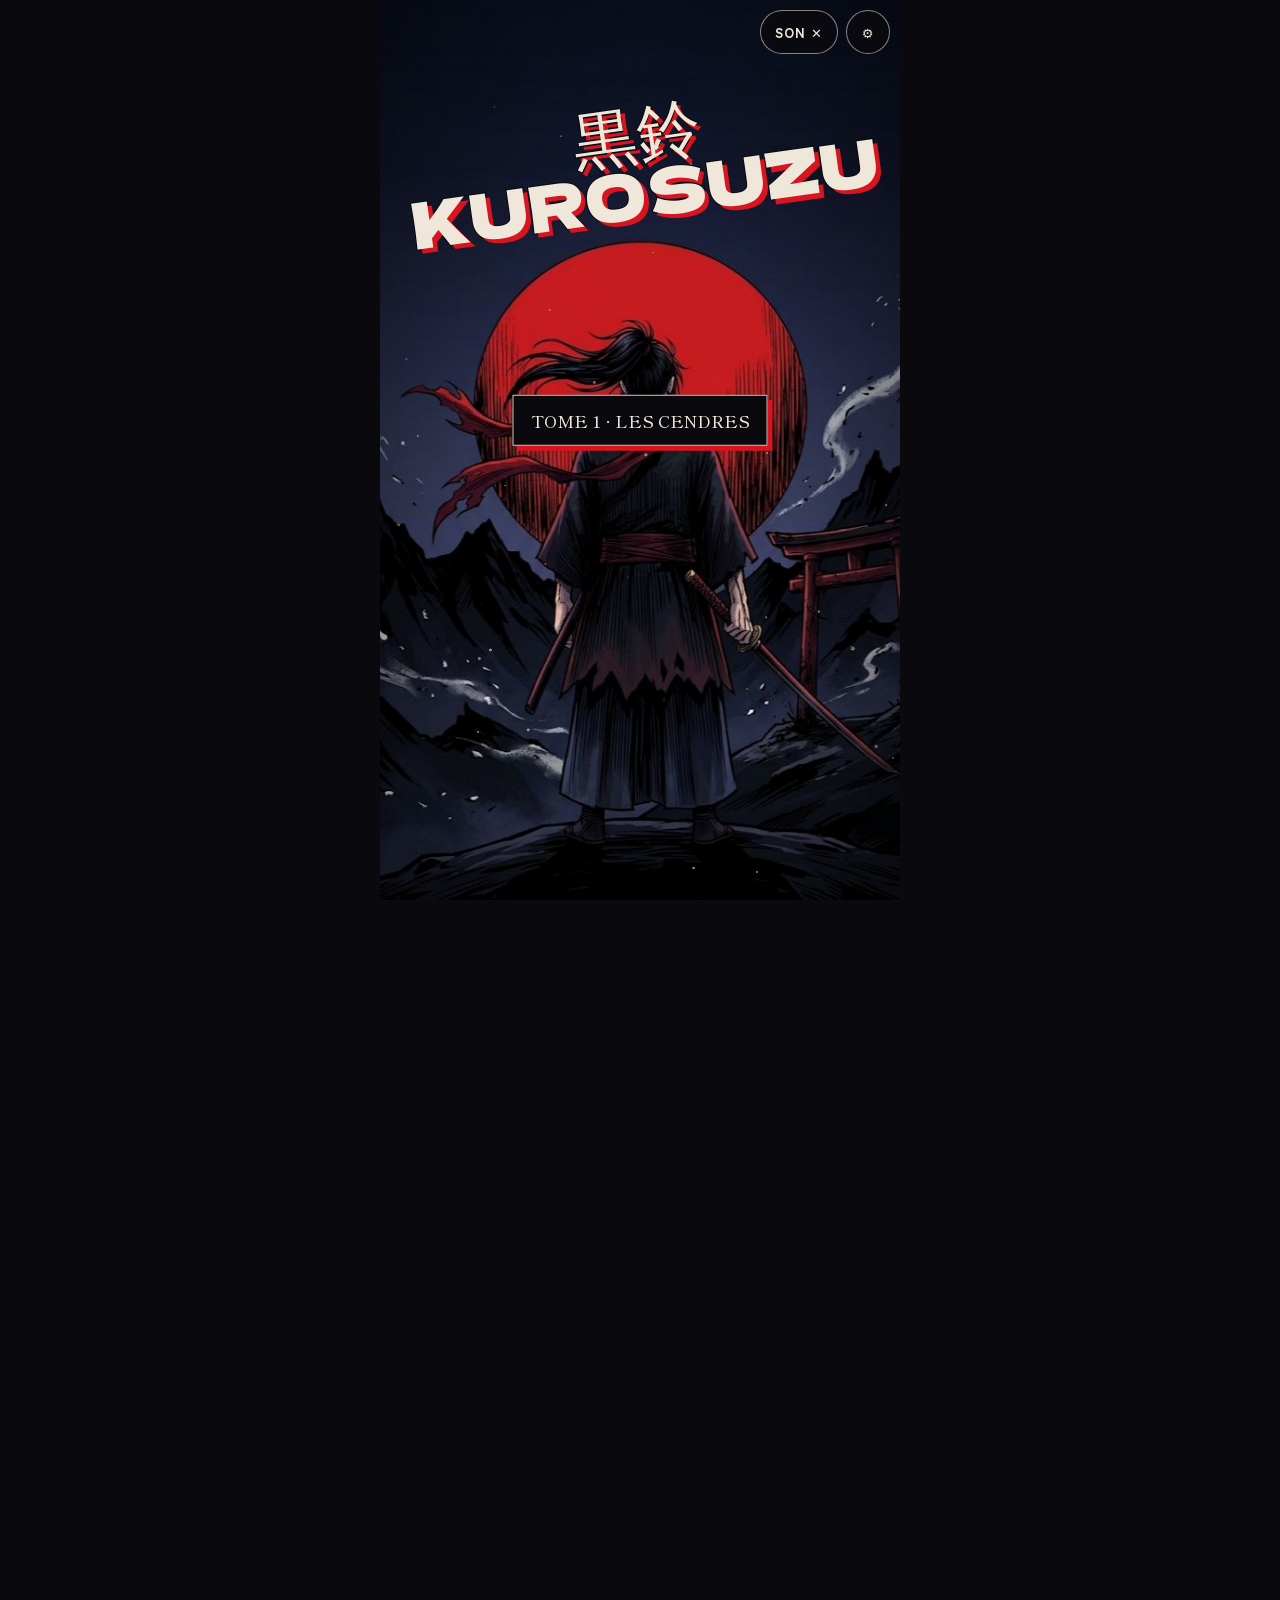
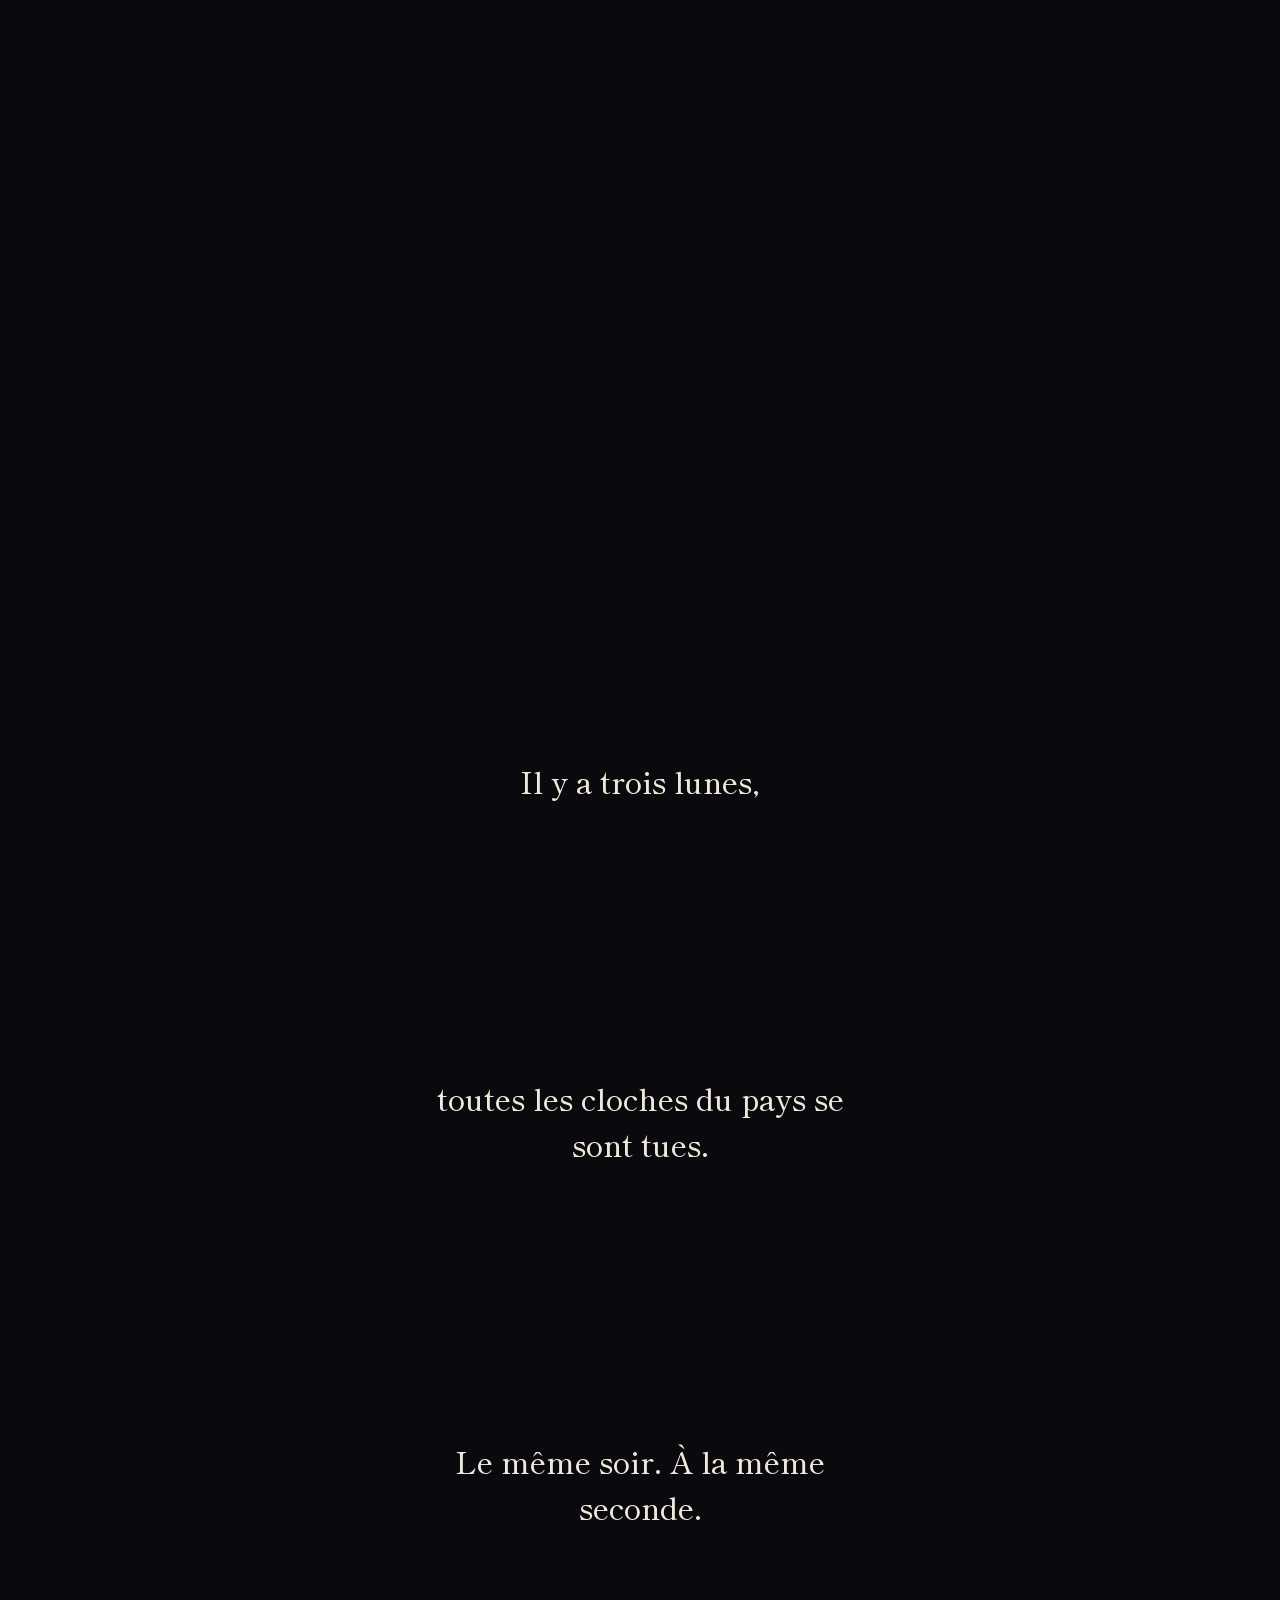
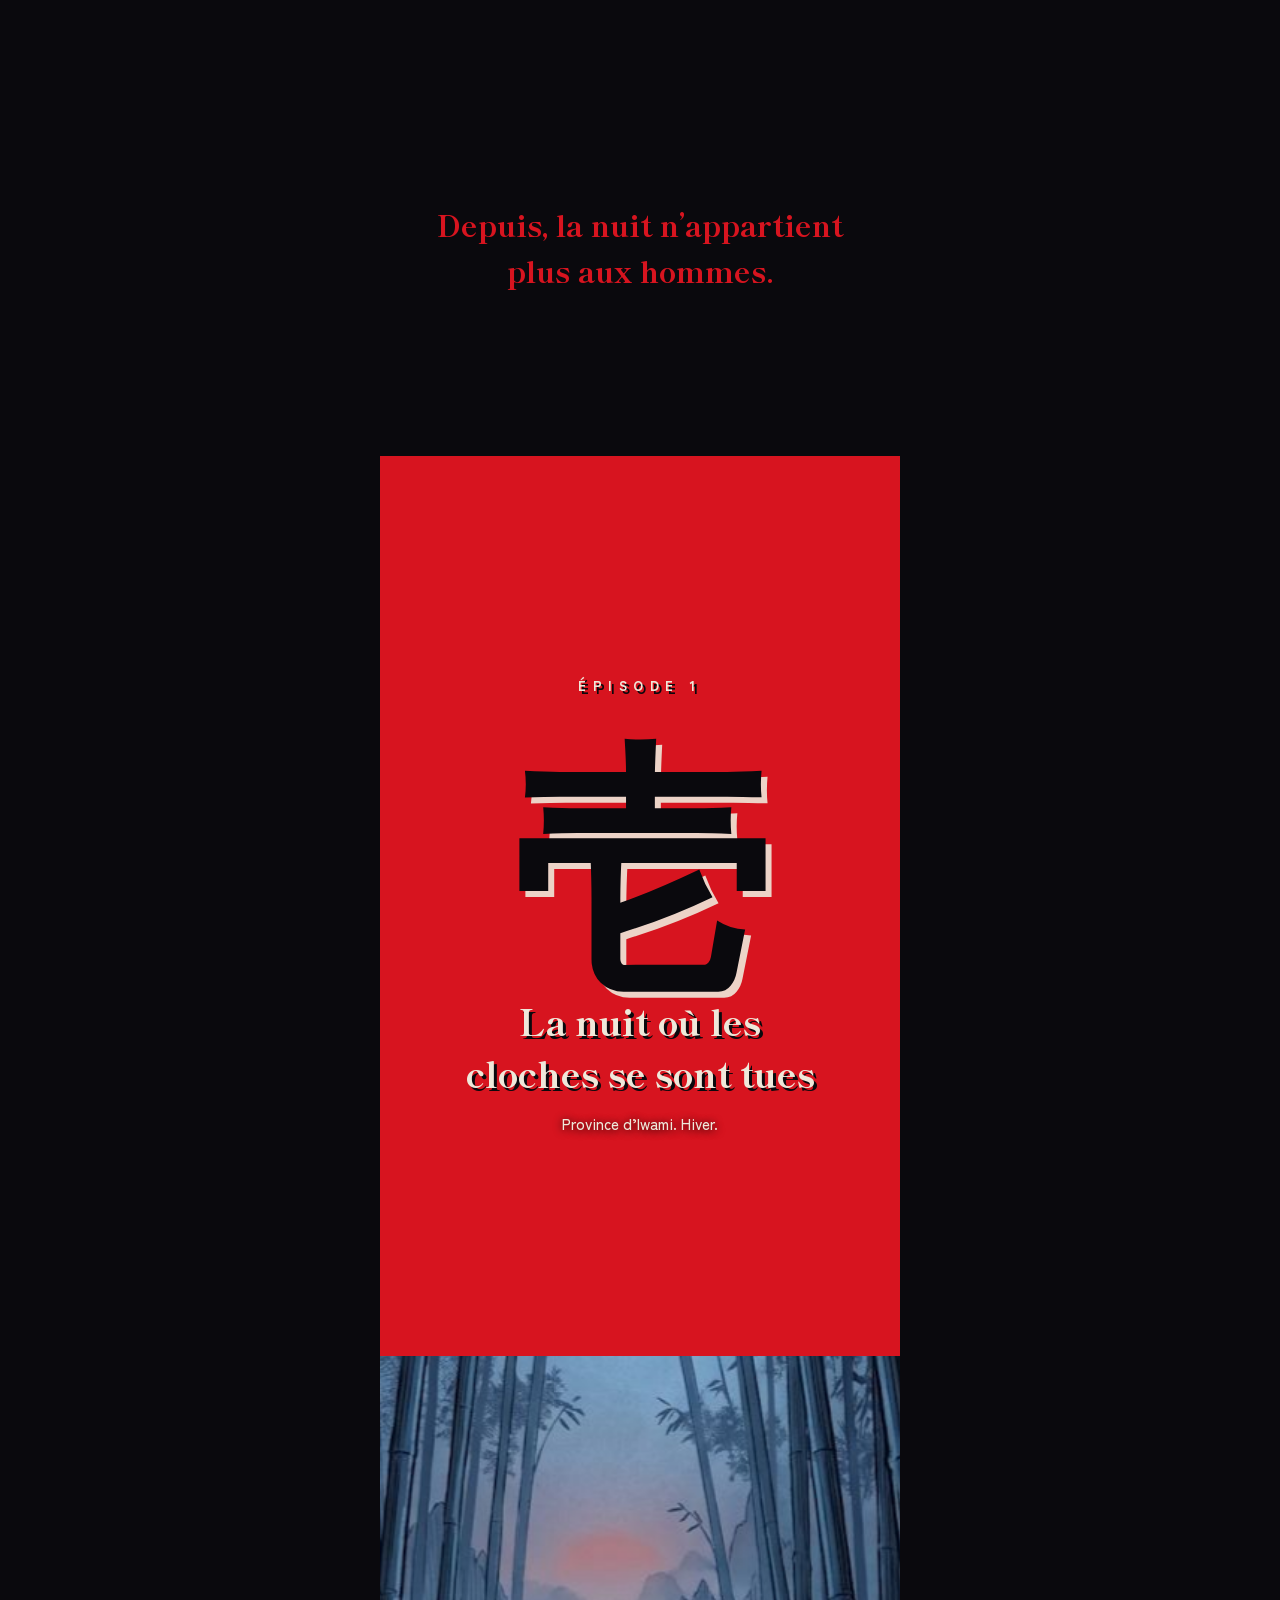
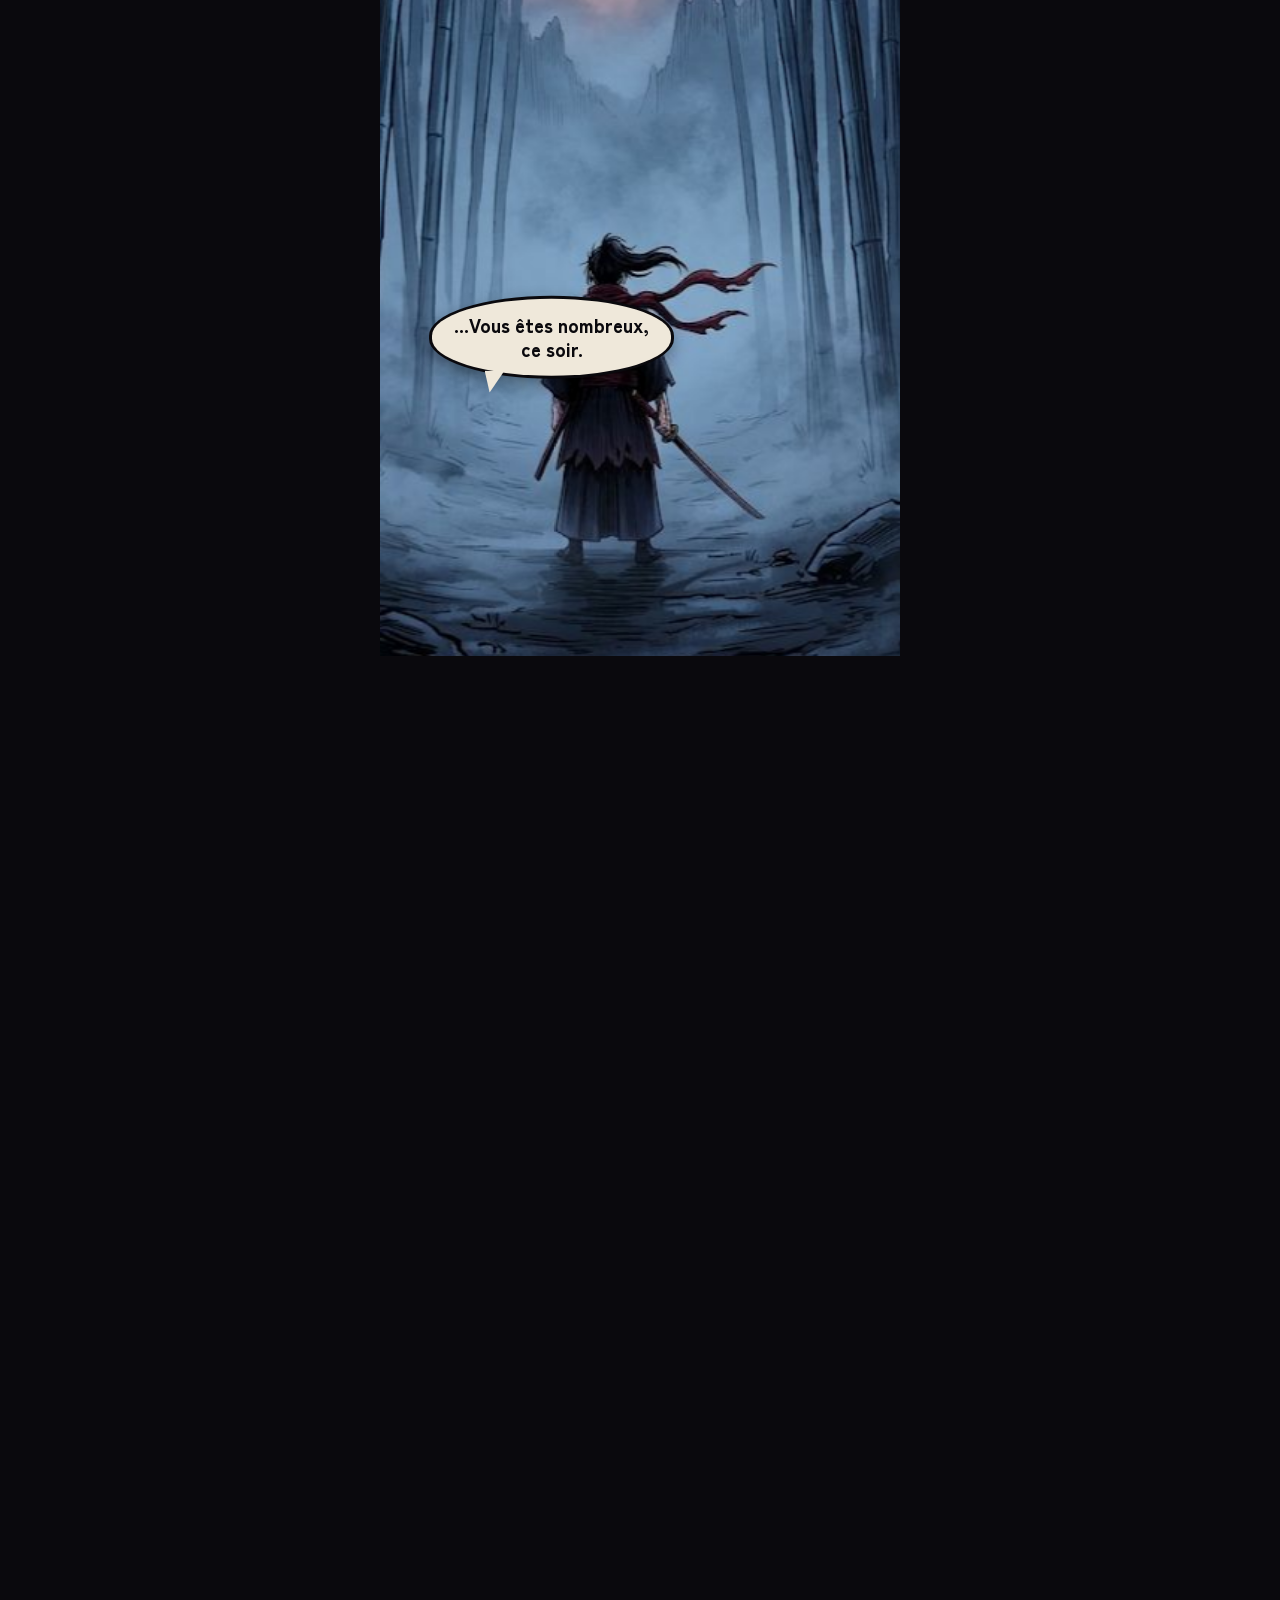
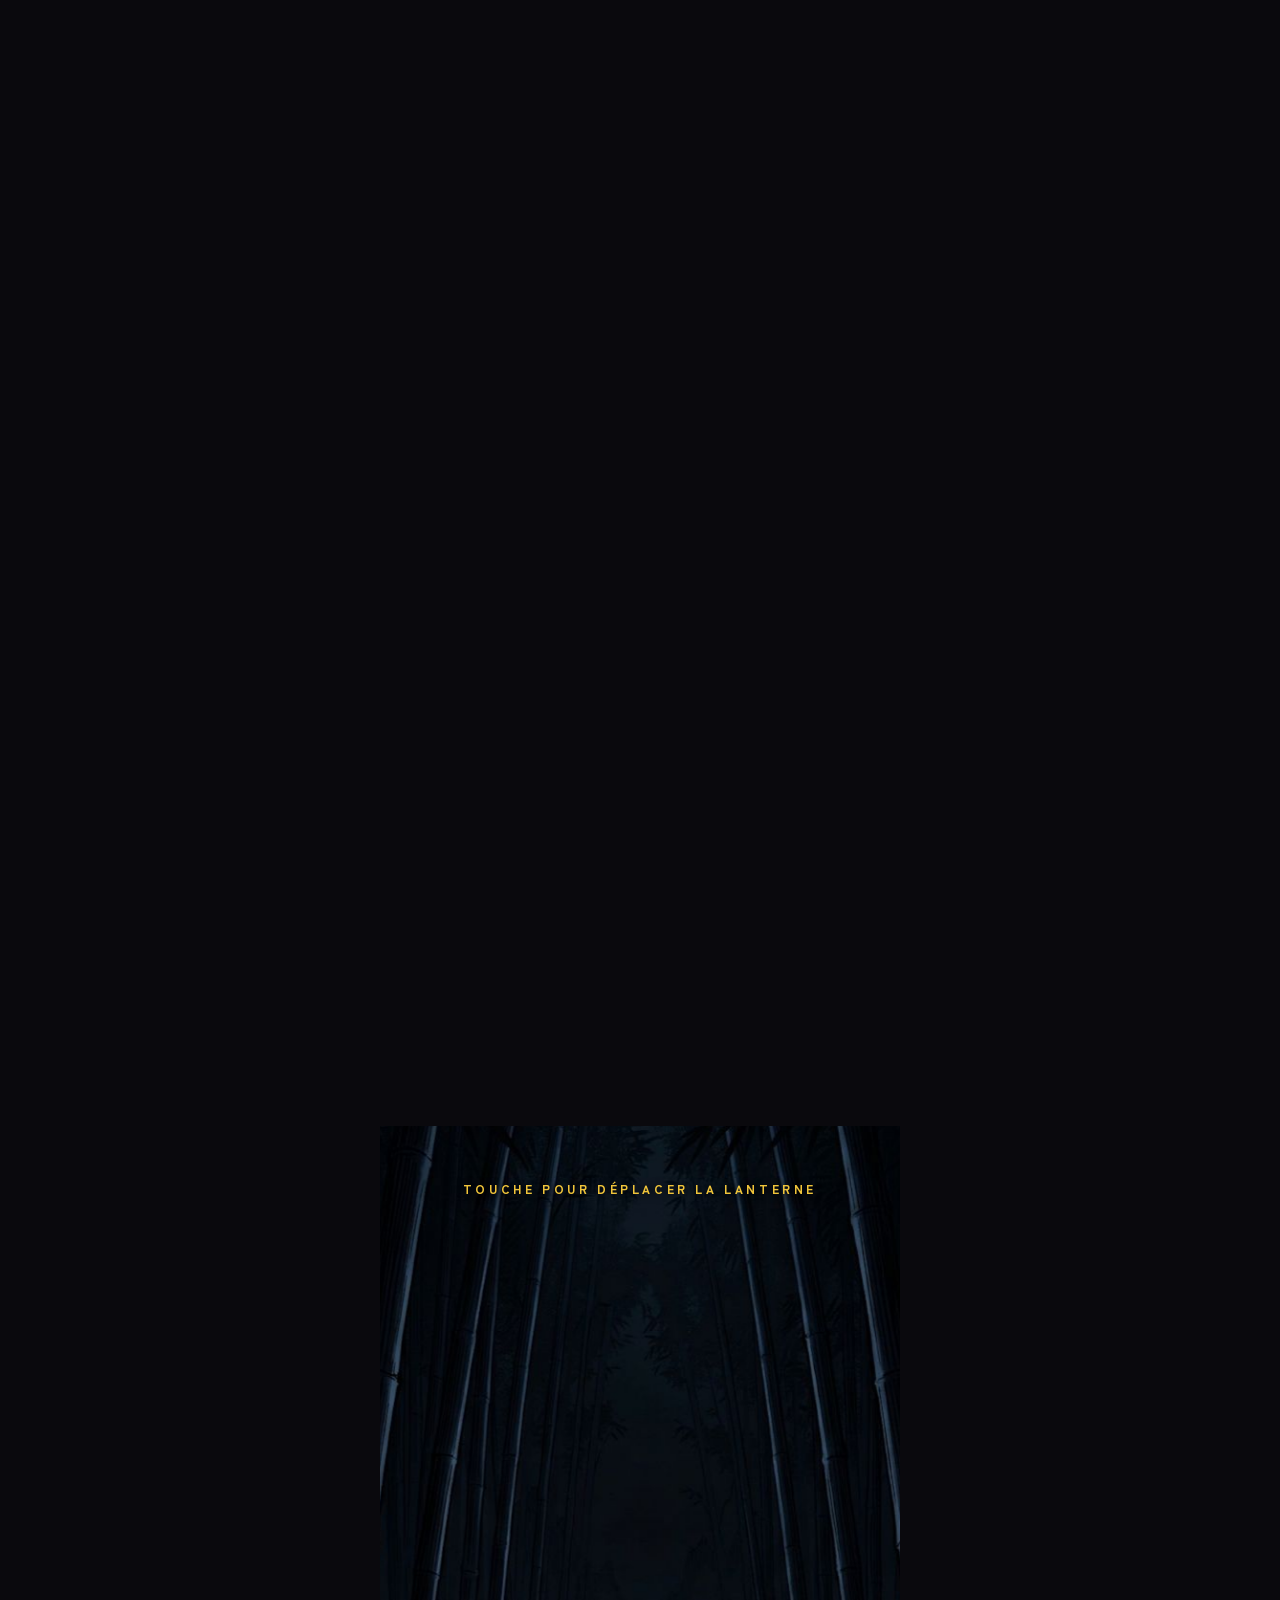
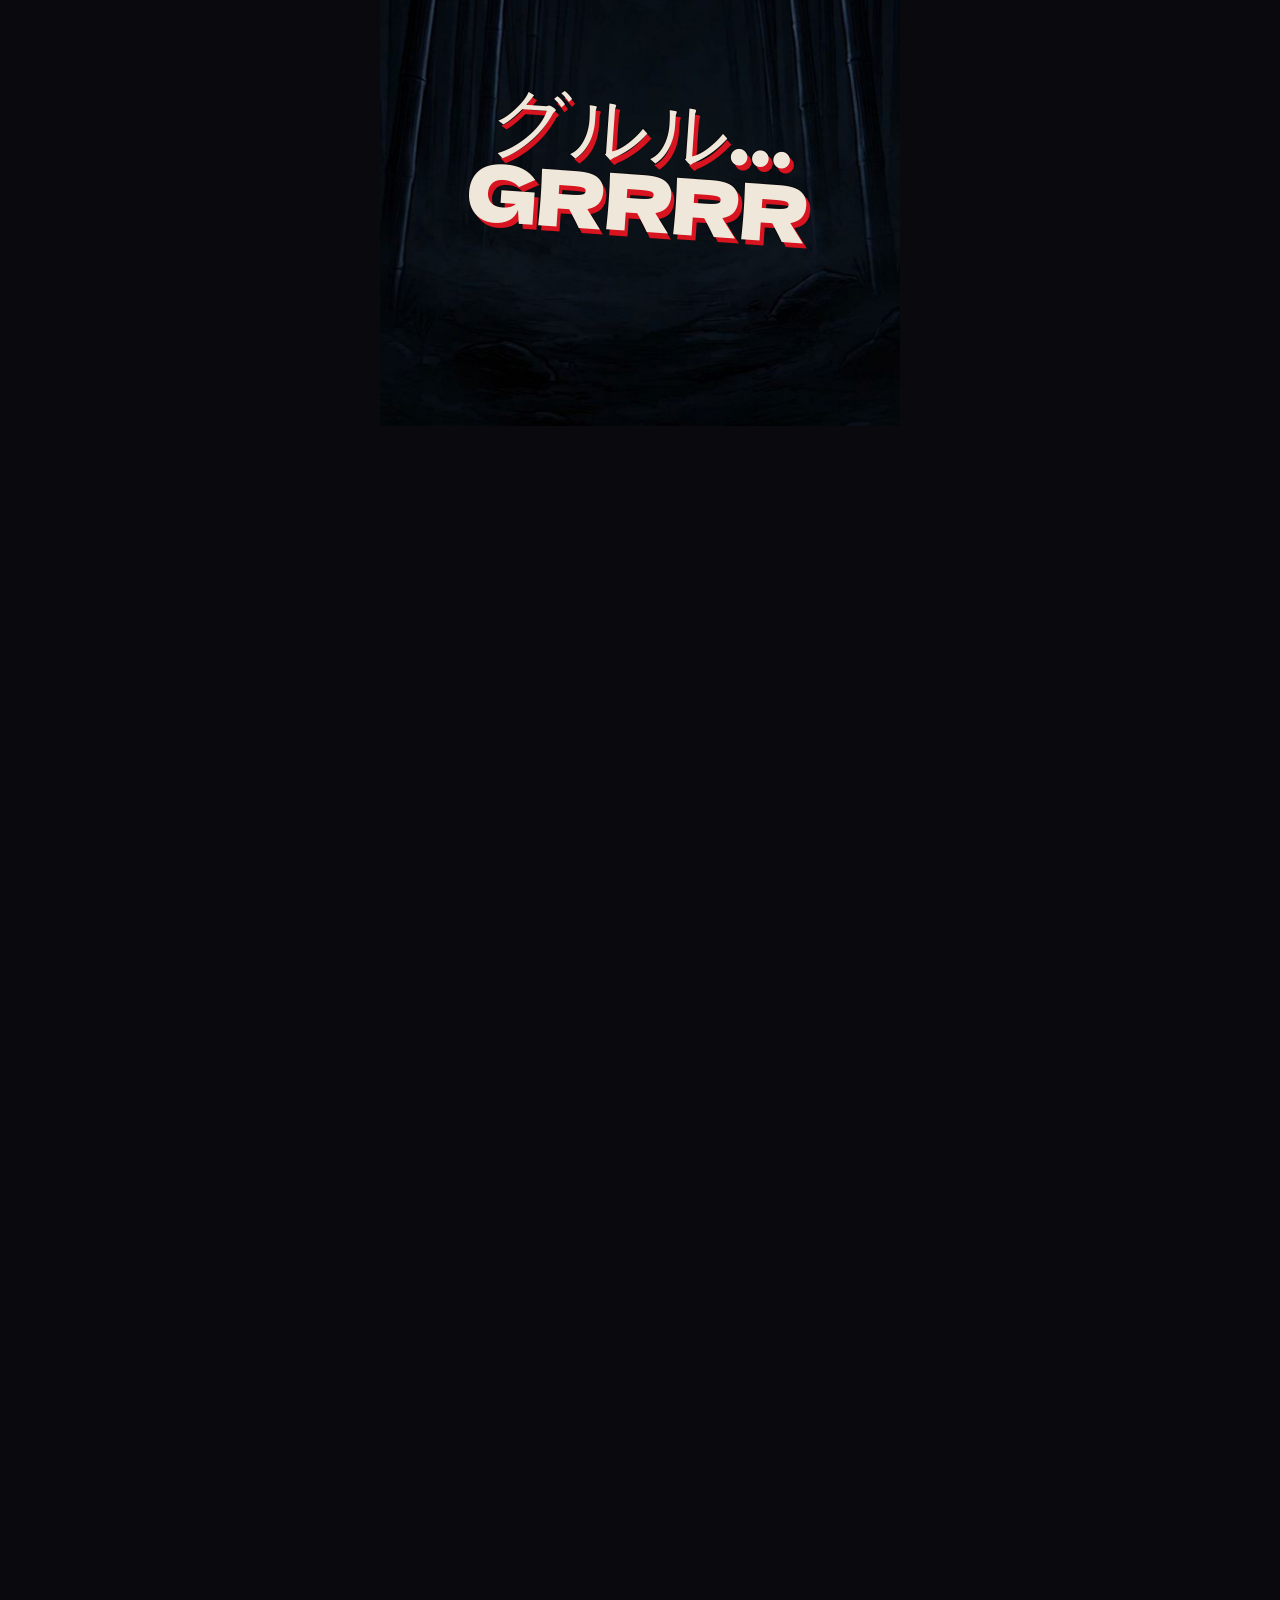
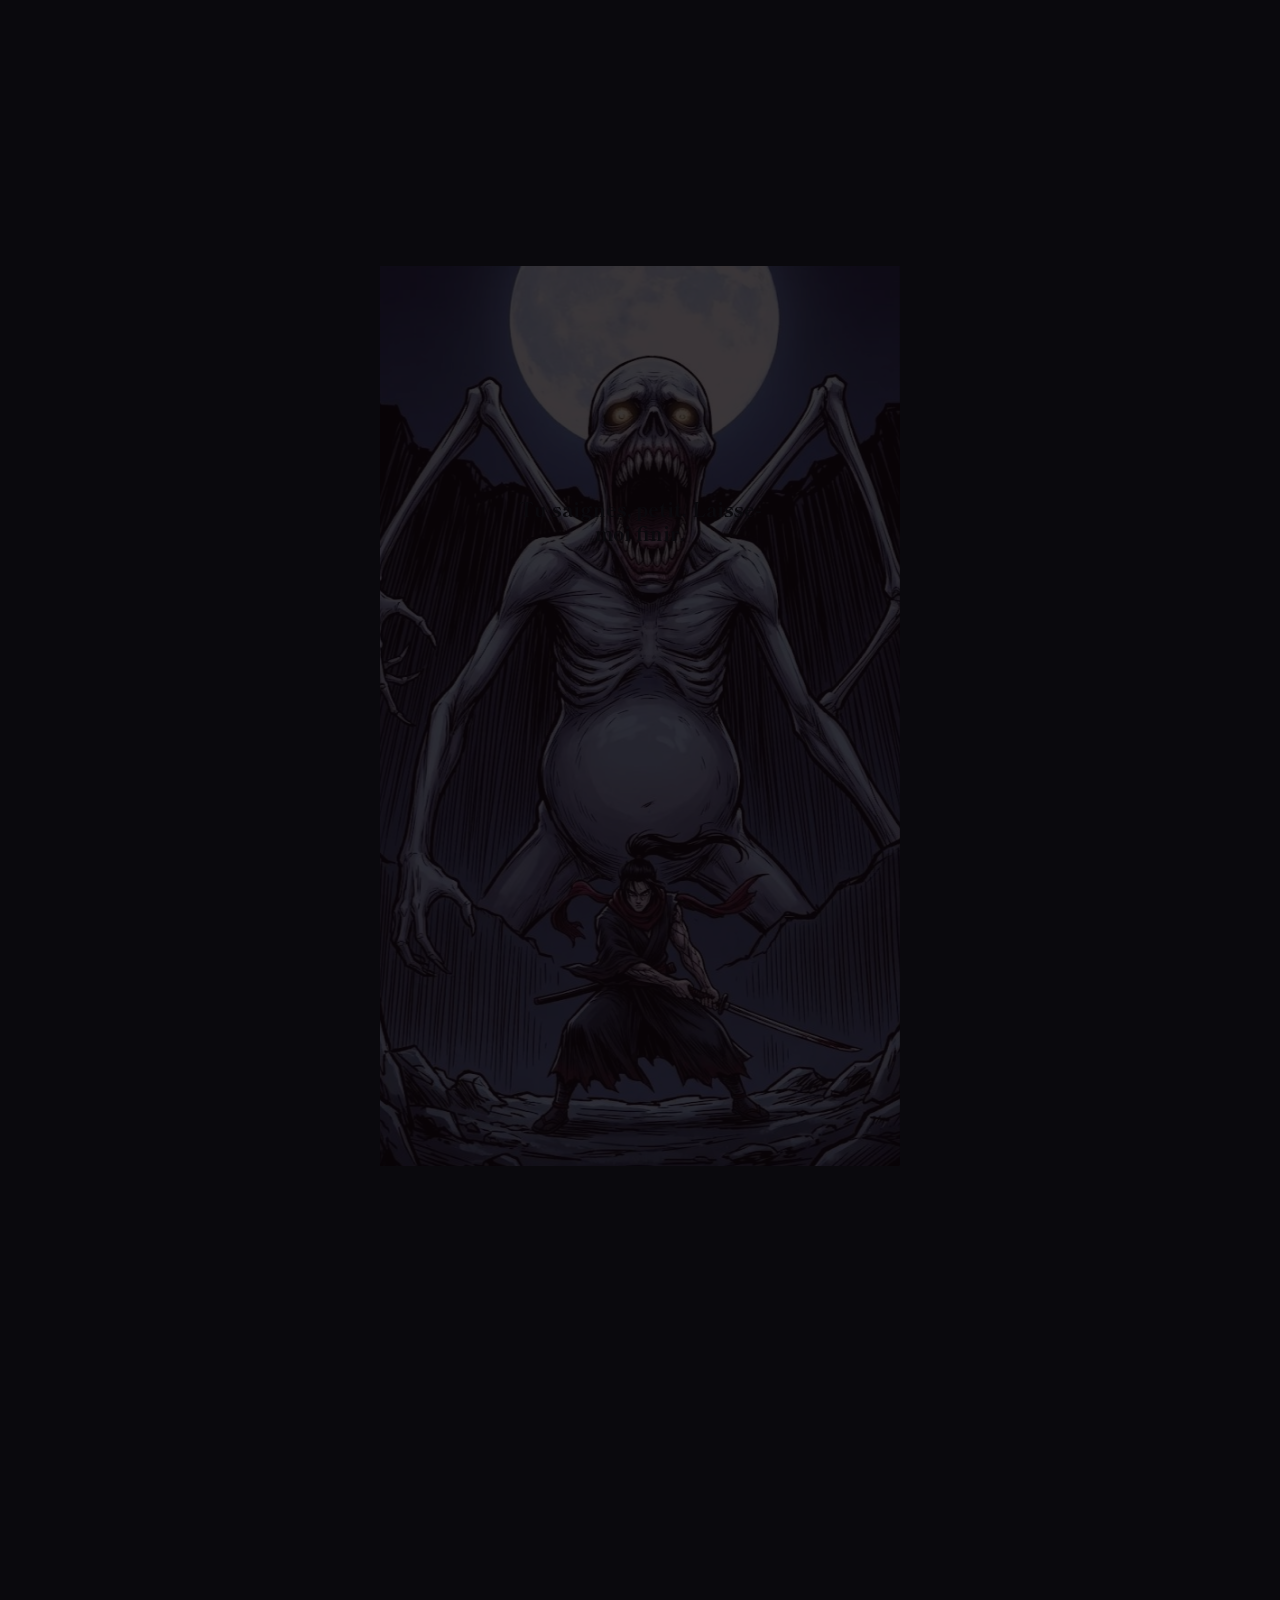
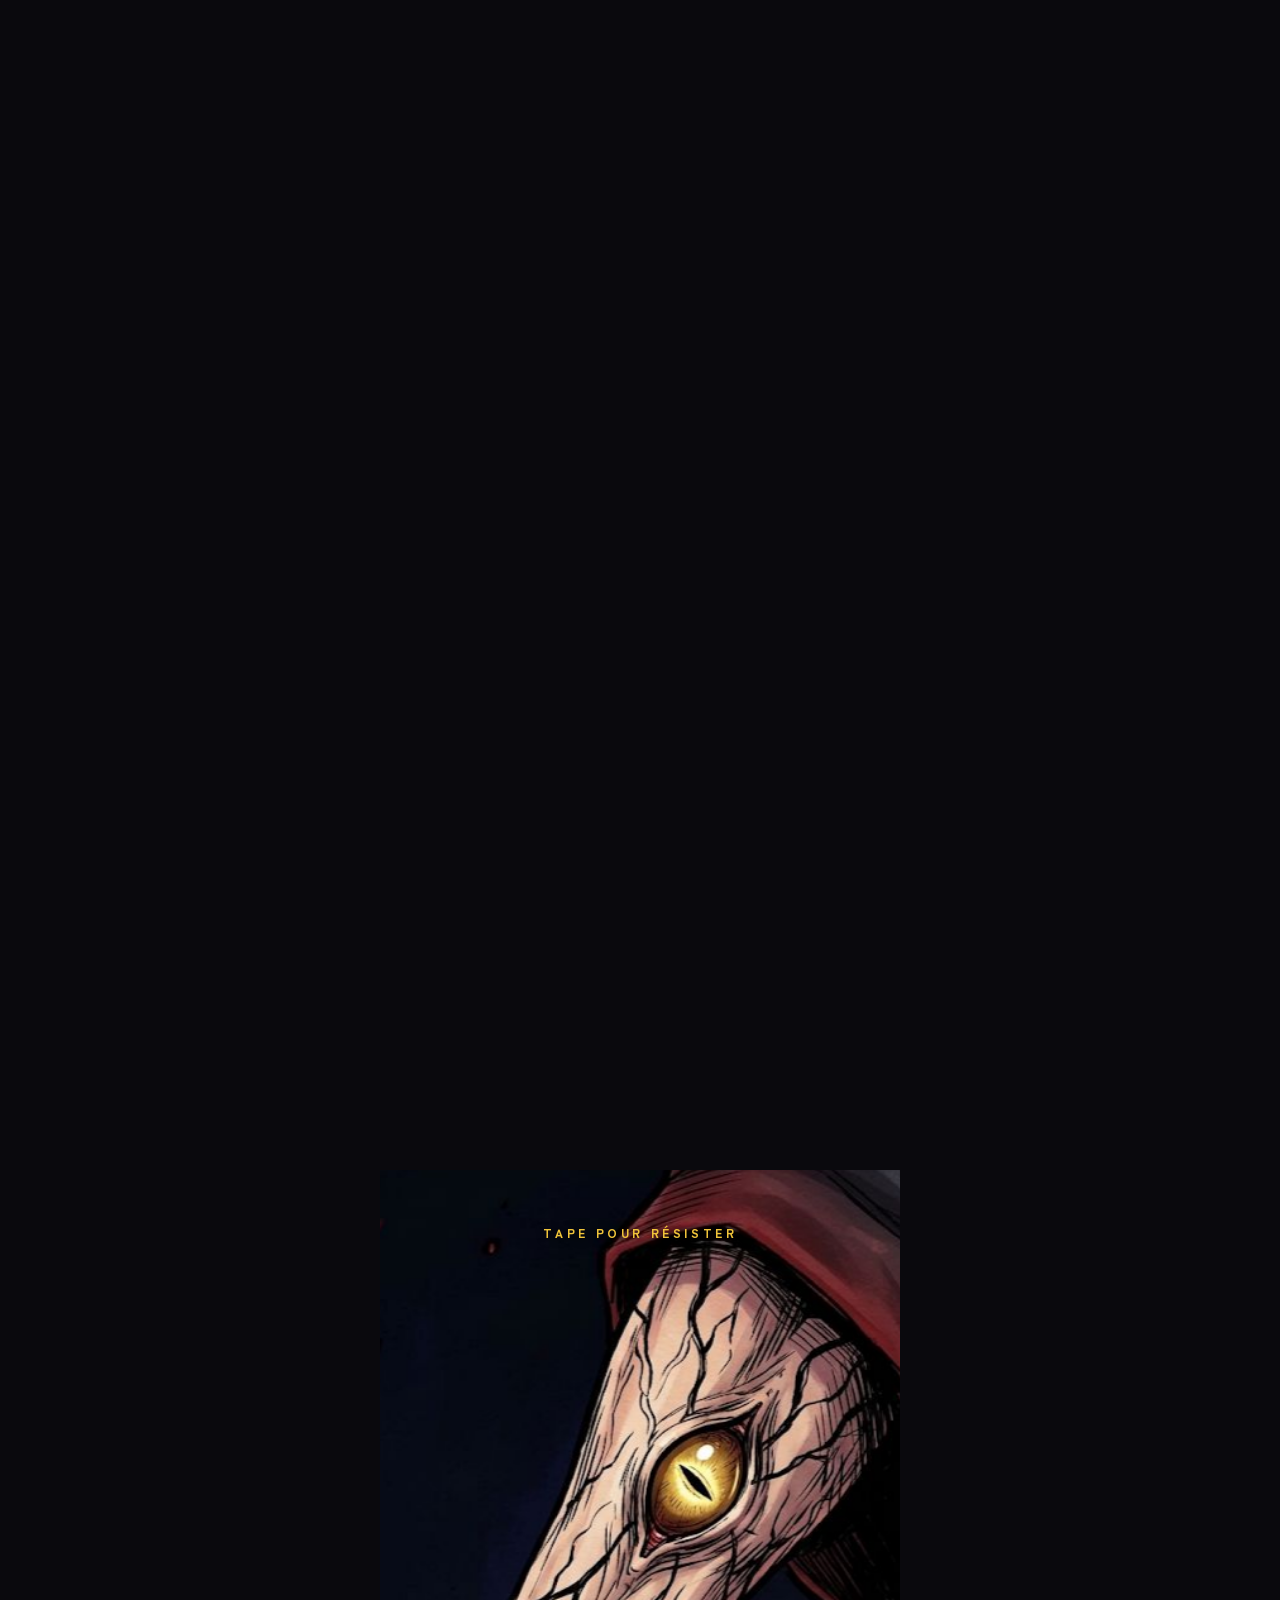
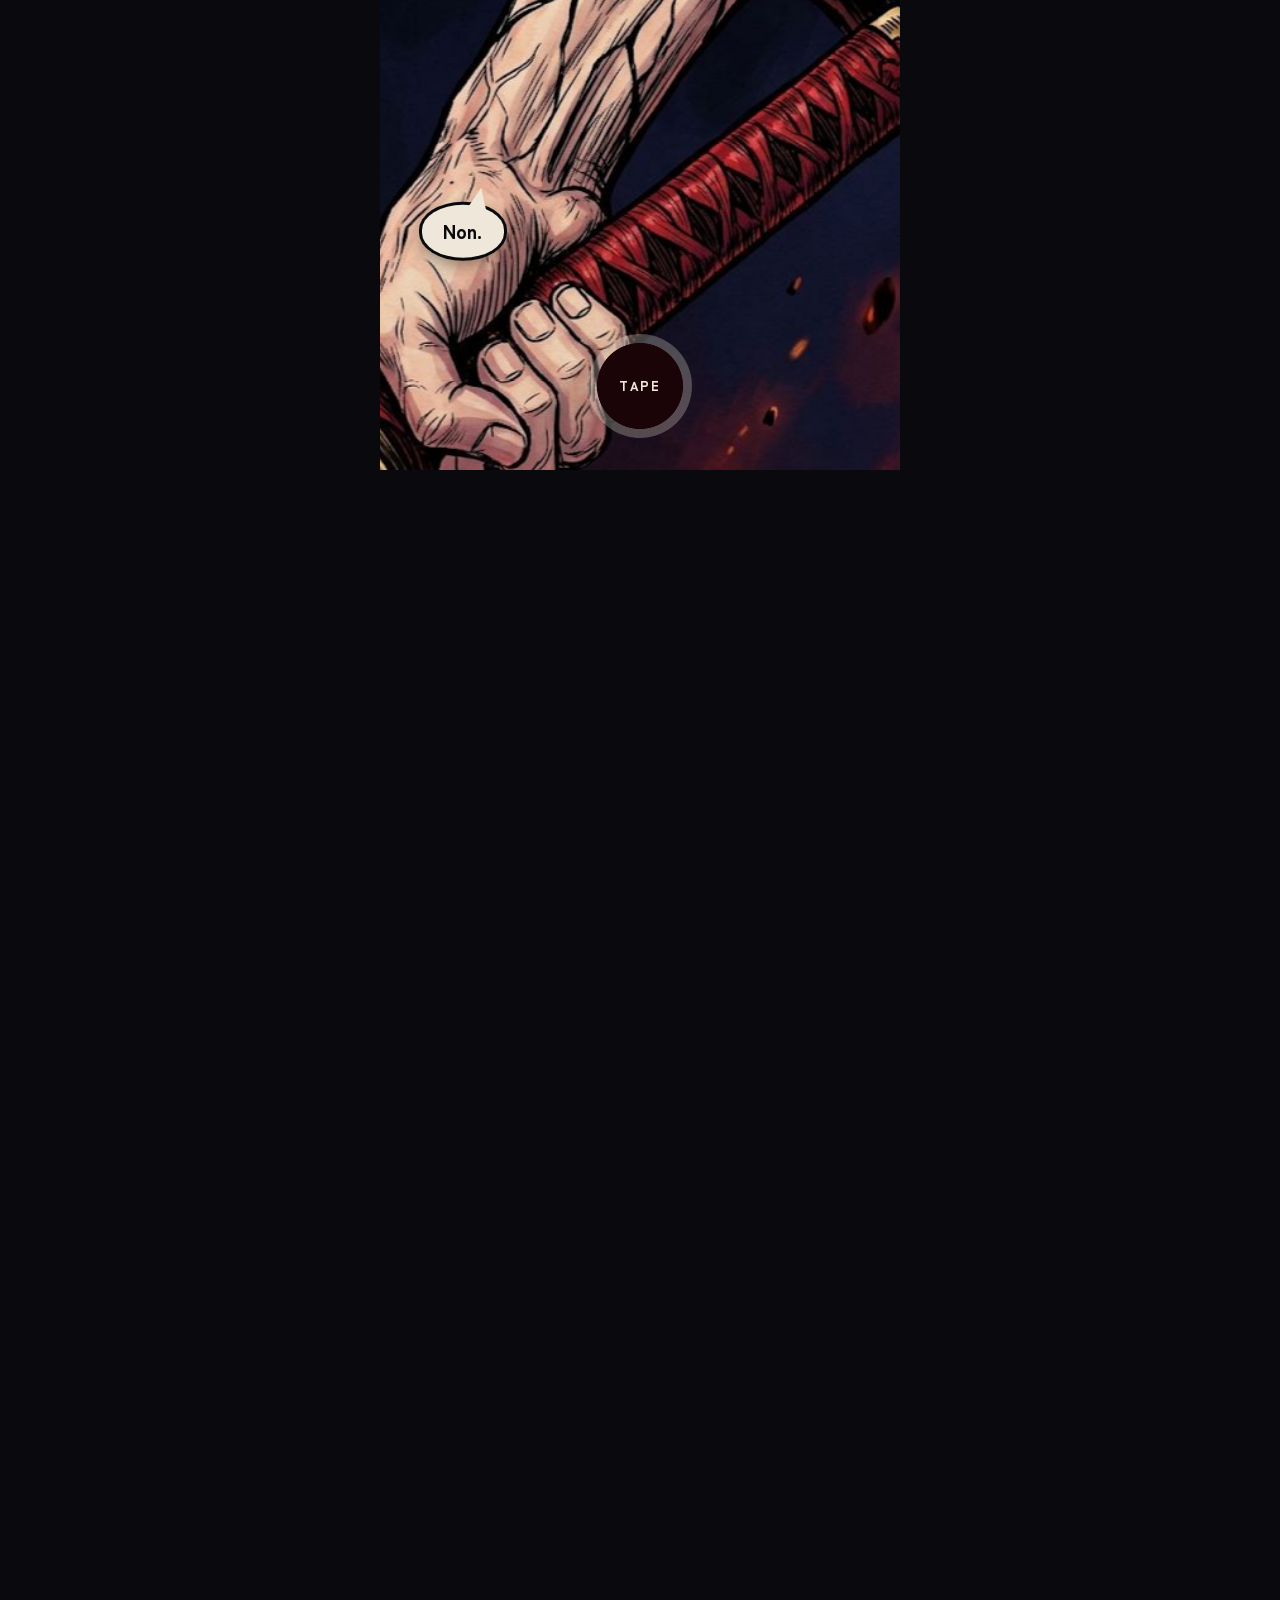
<file: index.html>
<!doctype html>
<html lang="fr">
<head>
  <meta charset="utf-8">
  <meta name="viewport" content="width=device-width, initial-scale=1, viewport-fit=cover">
  <meta name="theme-color" content="#0a090d">
  <meta name="color-scheme" content="dark">
  <title>Kurosuzu Épisode 1</title>
  <meta name="description" content="Démo du lecteur imanga : Kurosuzu, épisode 1, un webtoon qui se lit en faisant défiler.">
  <style>html,body{color:#f2ede4;background:#0a090d;margin:0}body{-webkit-text-size-adjust:100%;font-family:system-ui,-apple-system,Segoe UI,Roboto,sans-serif}.fallback{max-width:520px;margin:0 auto;padding:48px 16px;line-height:1.5}</style>
  <script type="module" crossorigin src="./assets/index-D6TiooSn.js"></script>
  <link rel="stylesheet" crossorigin href="./assets/index-DxeWaYSD.css">
</head>
<body>
  <main id="reader" aria-label="Kurosuzu, épisode 1">
    <noscript><p class="fallback">Cet épisode se lit avec JavaScript activé.</p></noscript>
  </main>
</body>
</html>
</file>
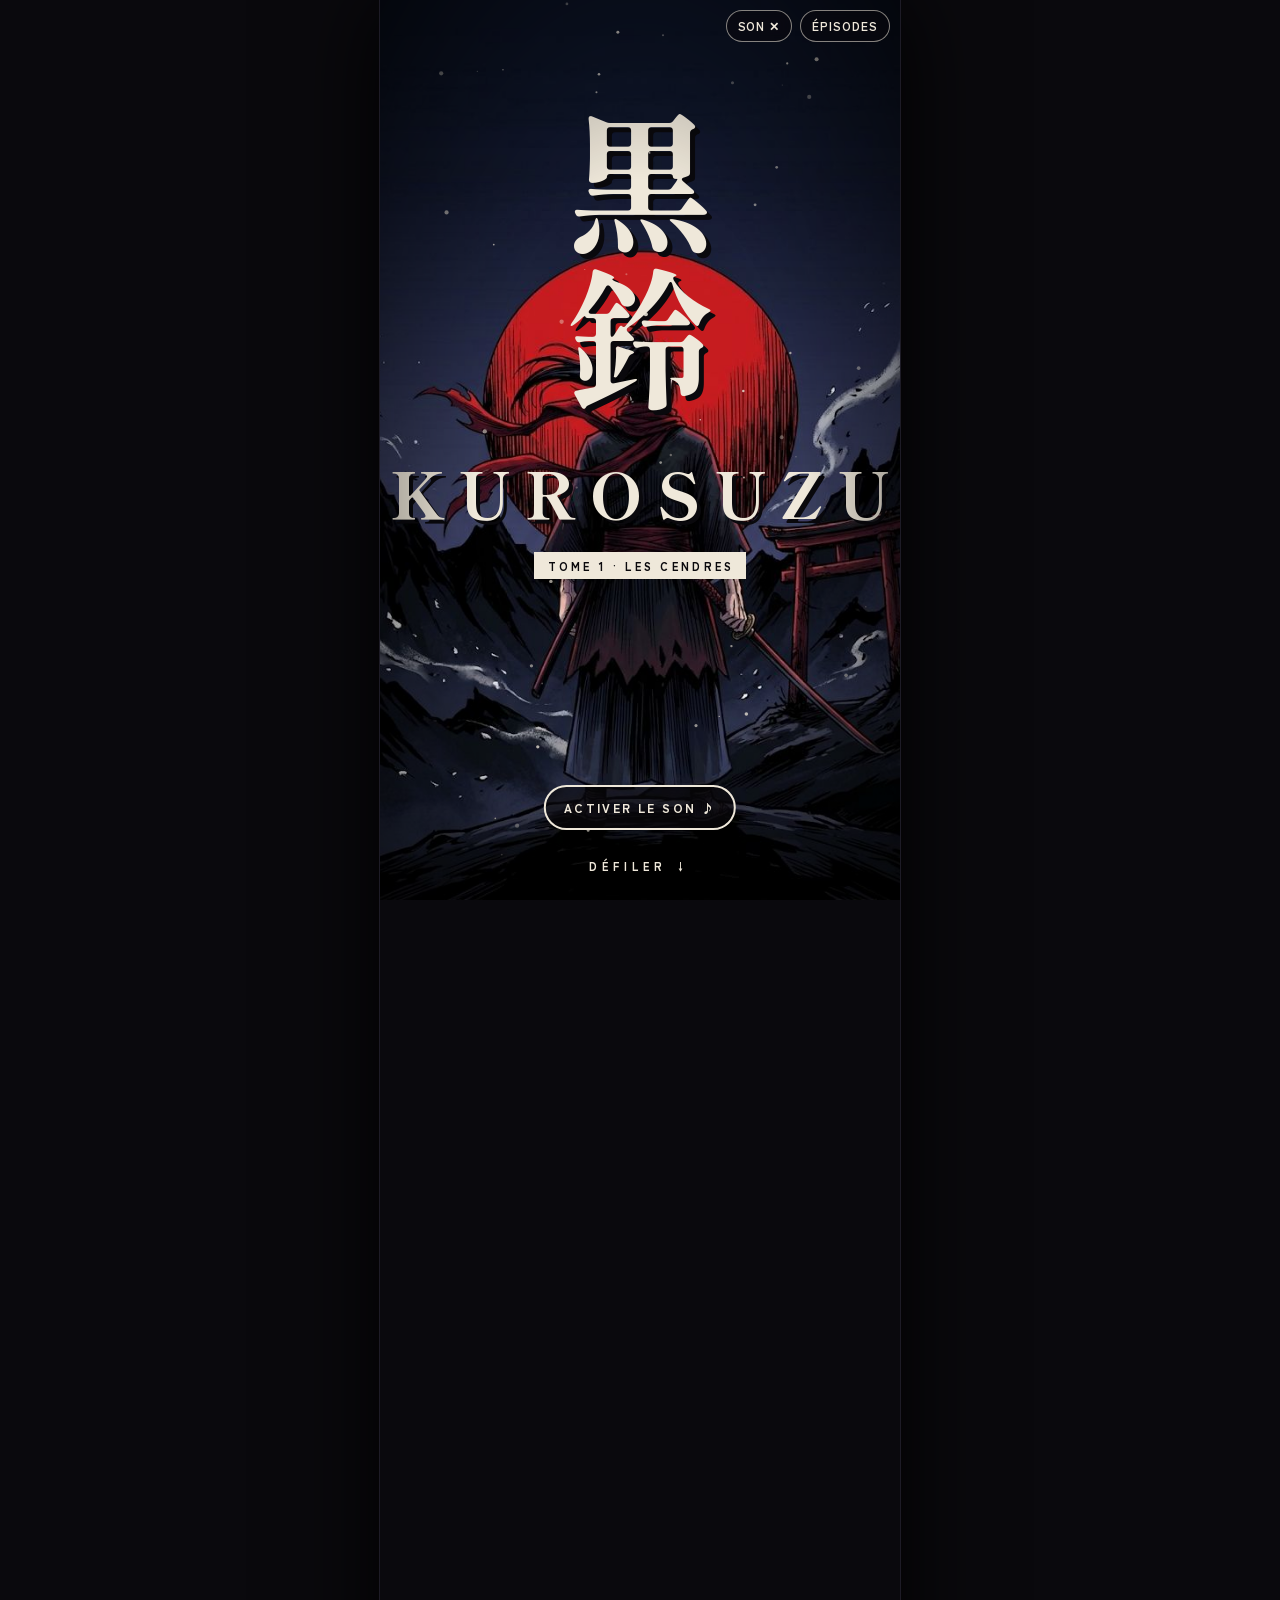
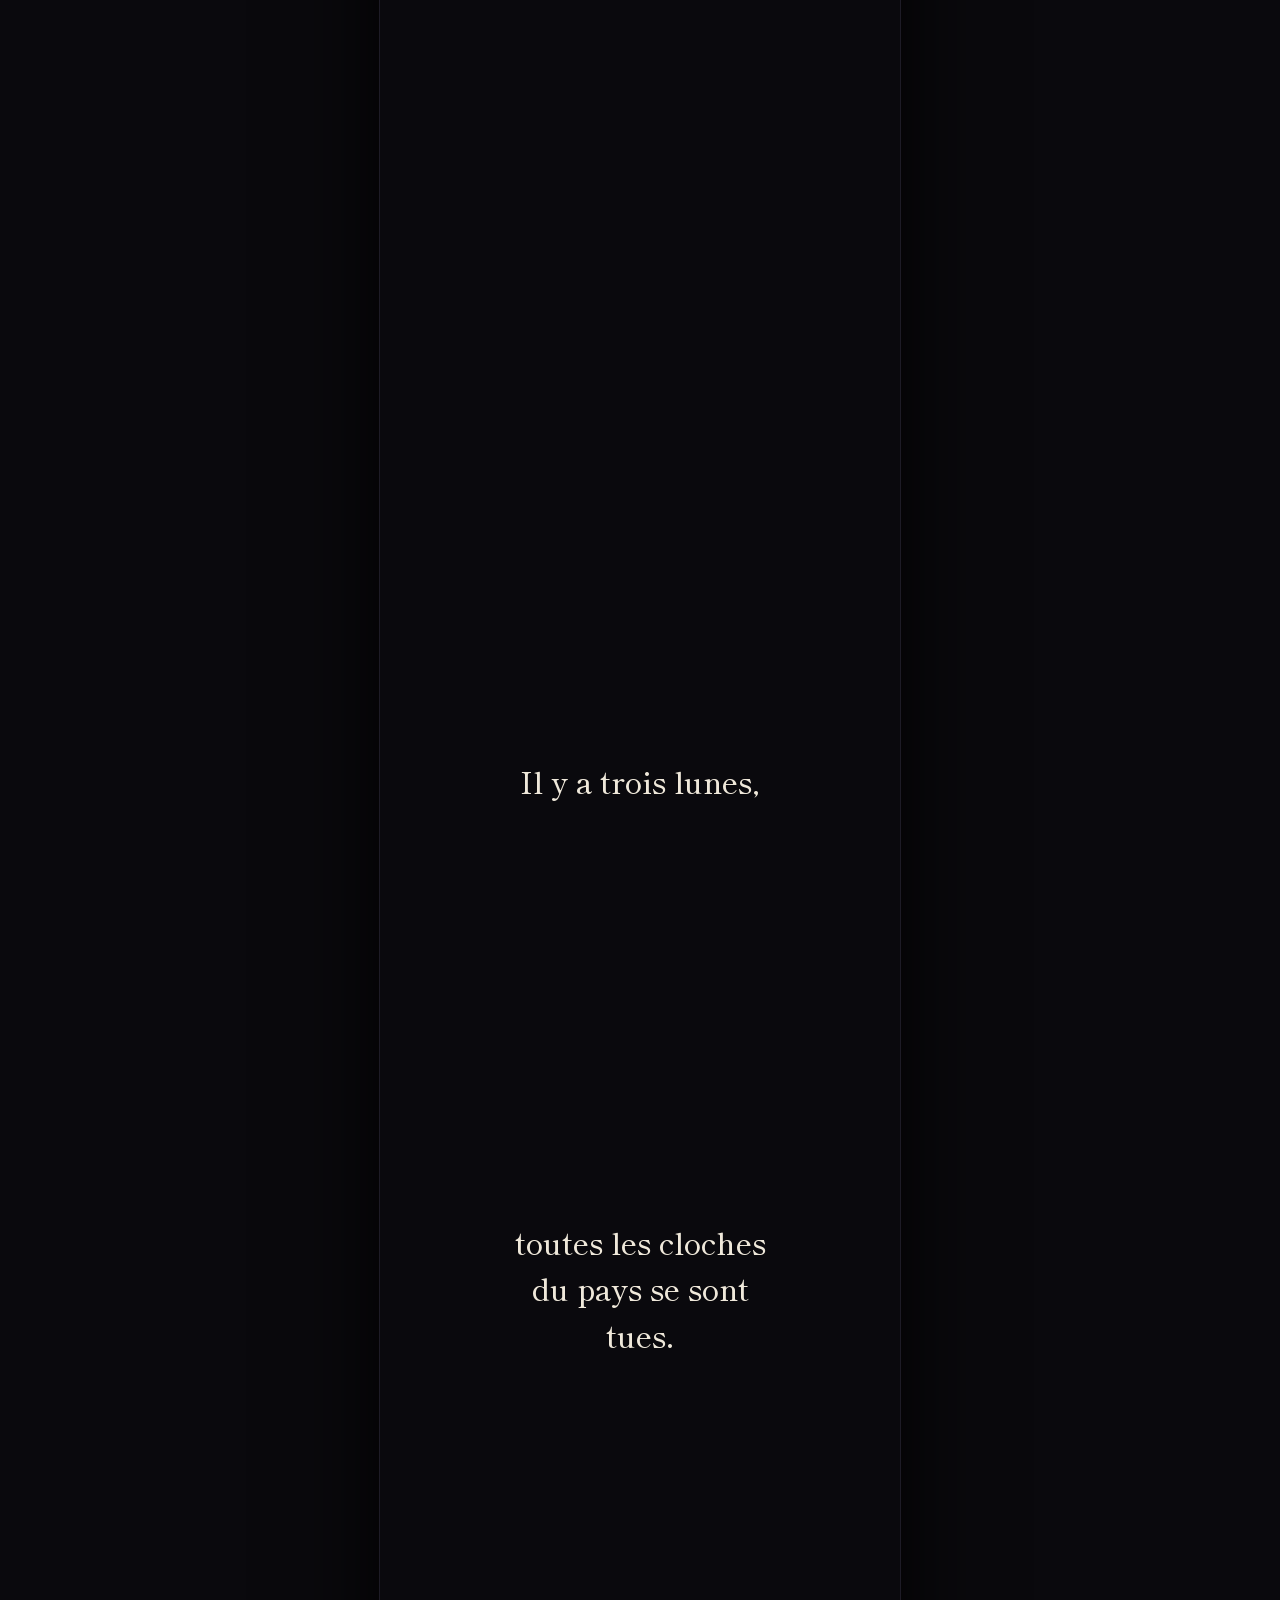
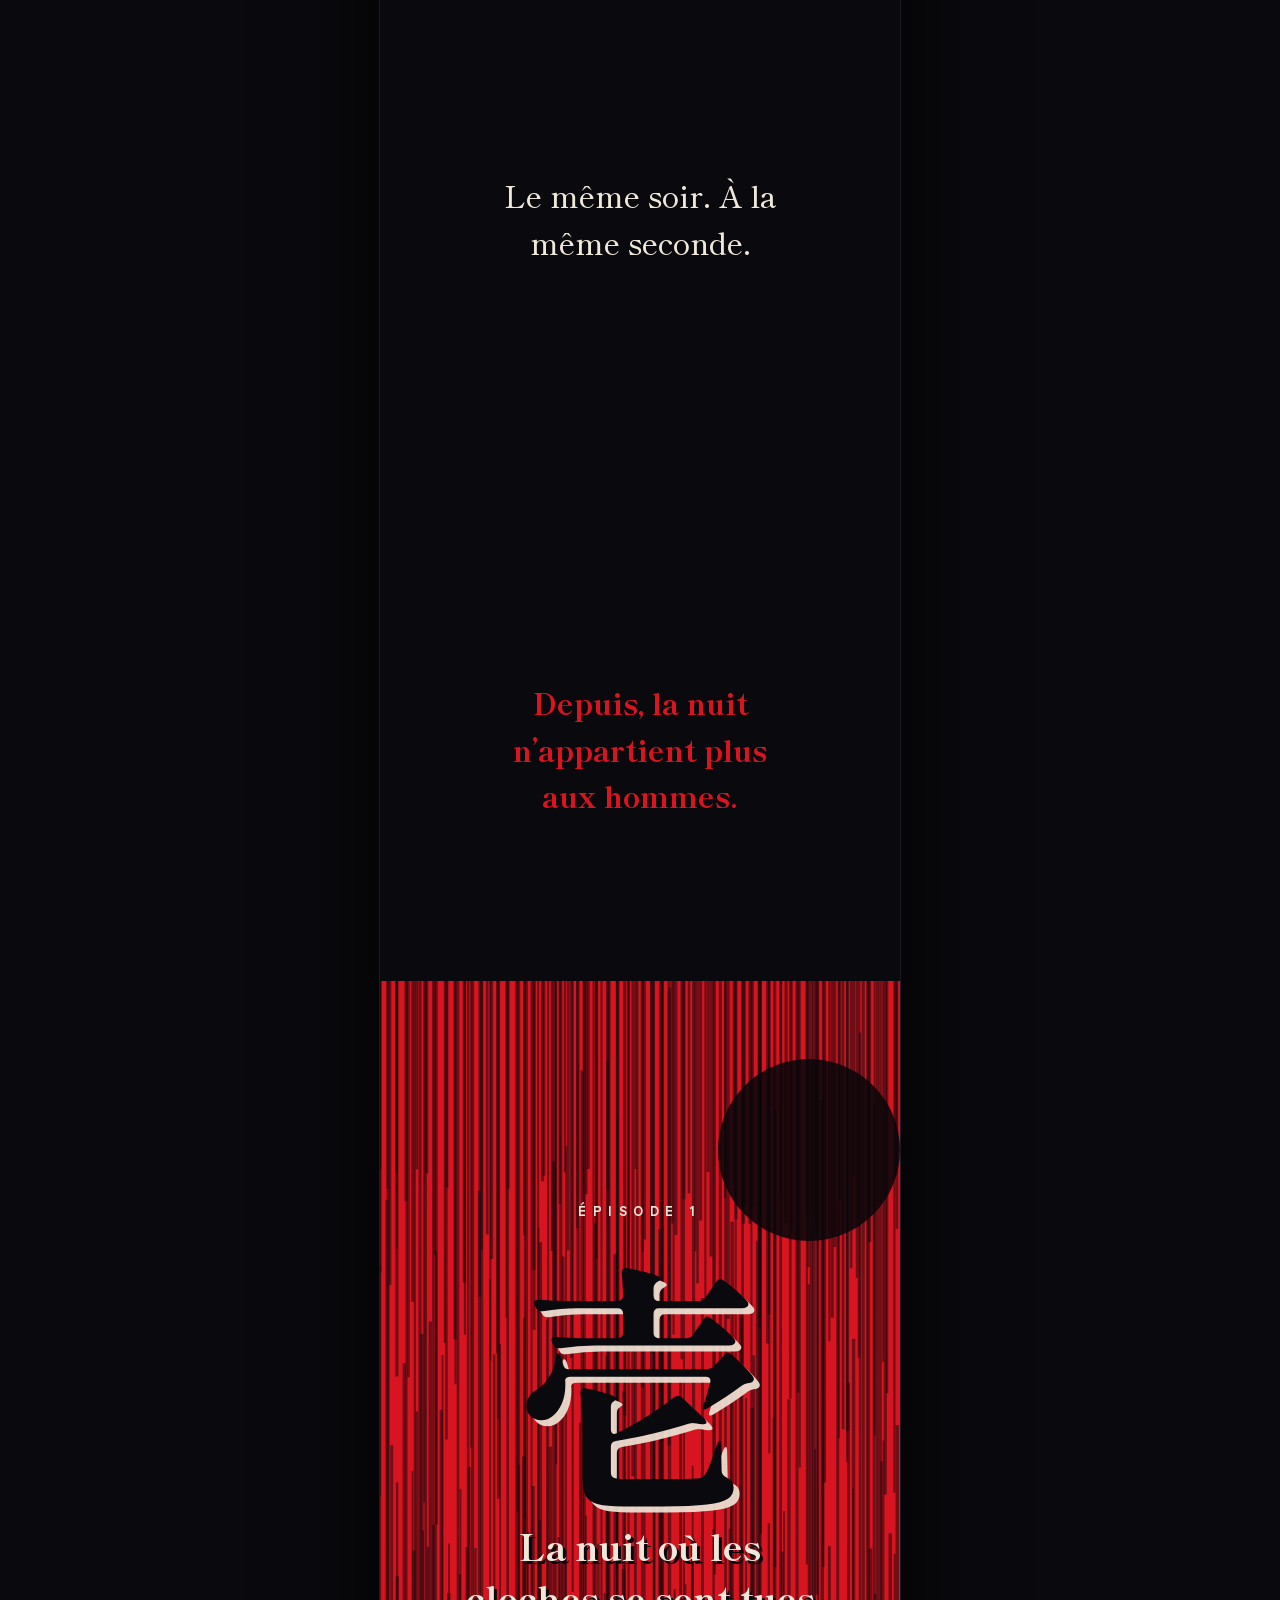
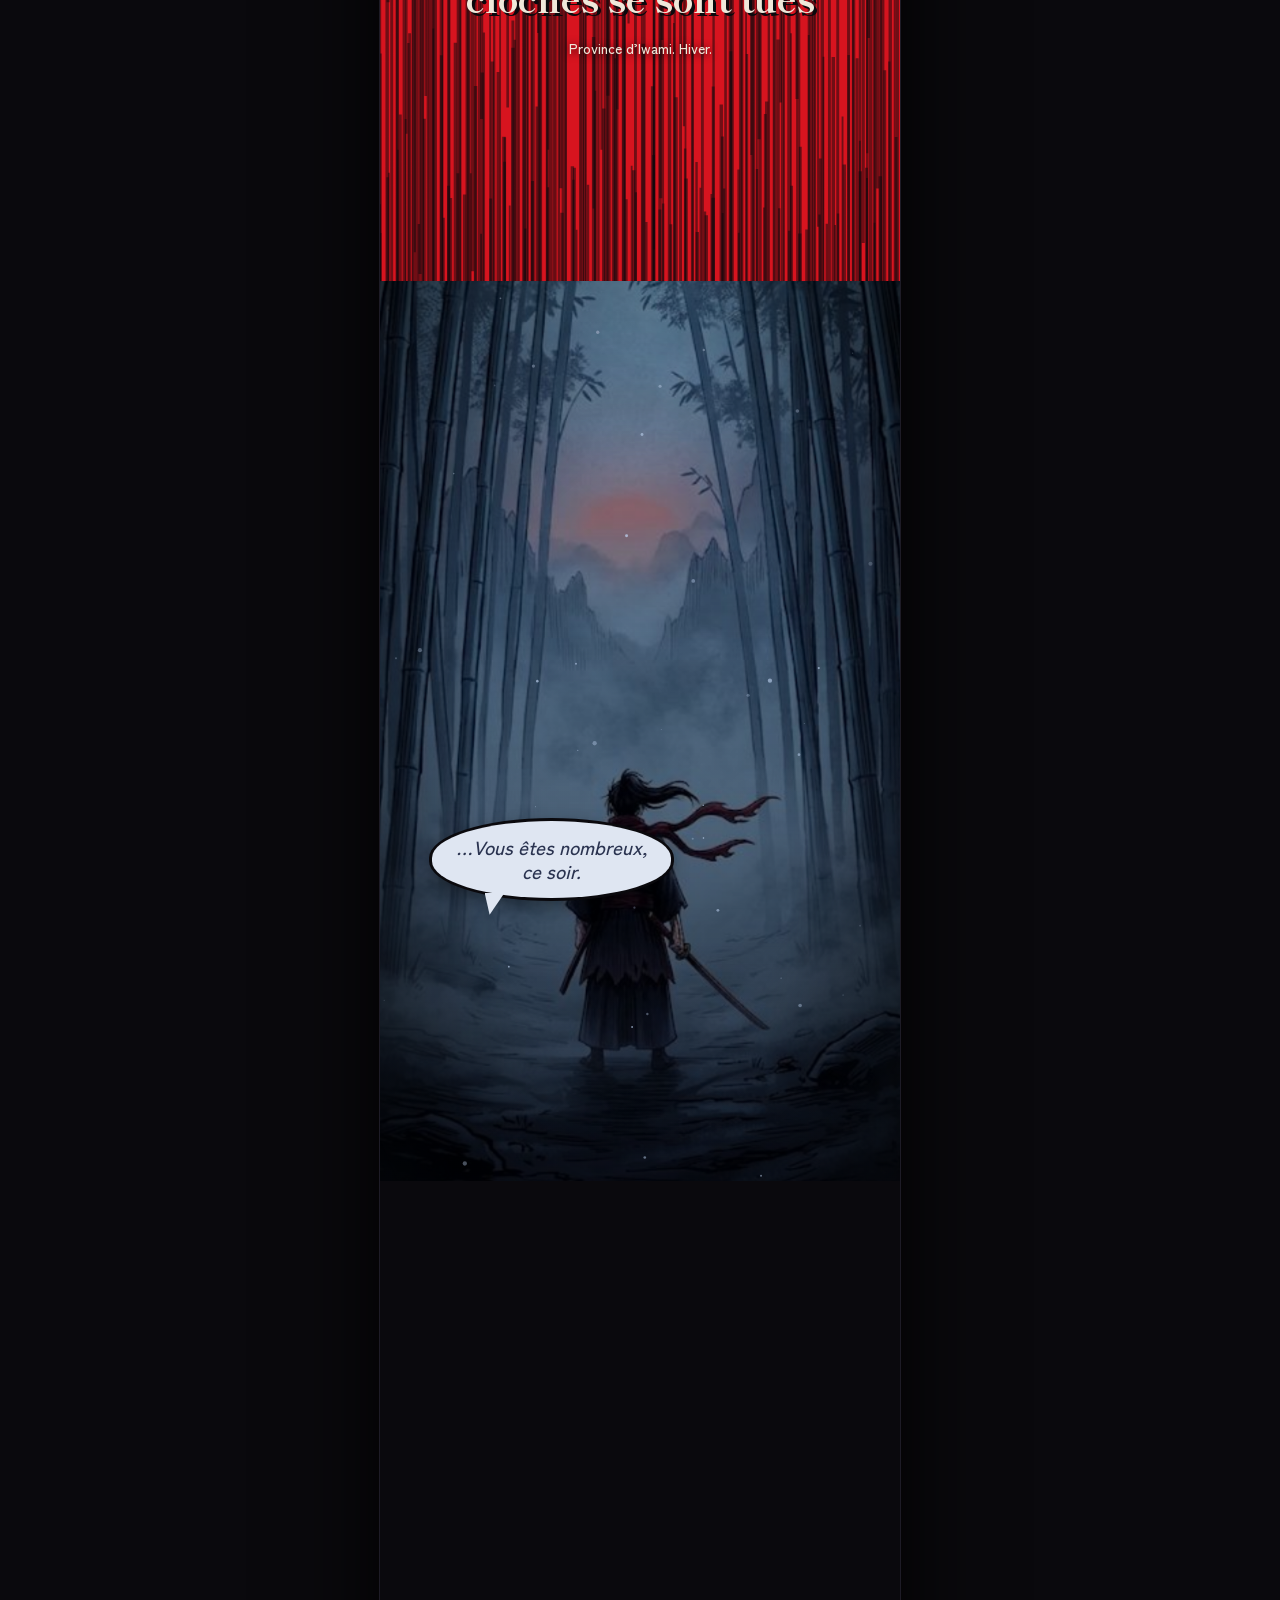
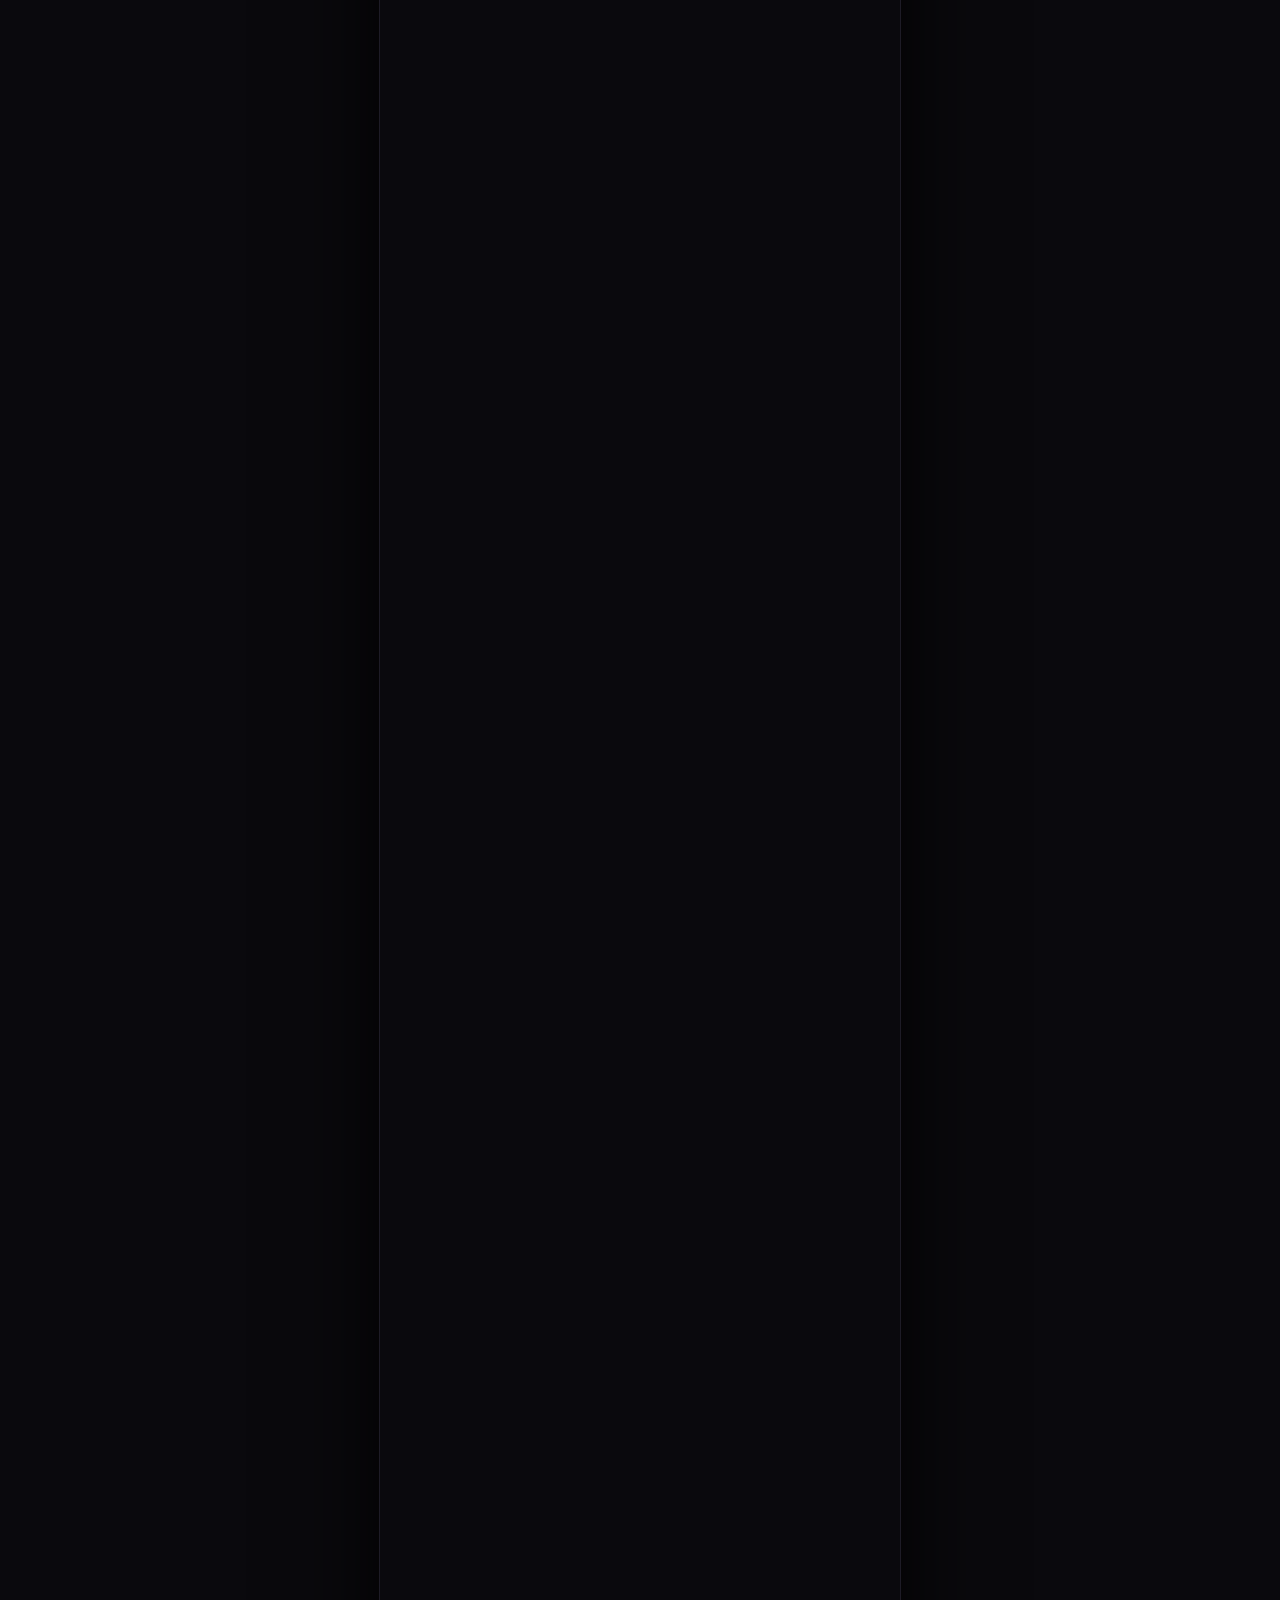
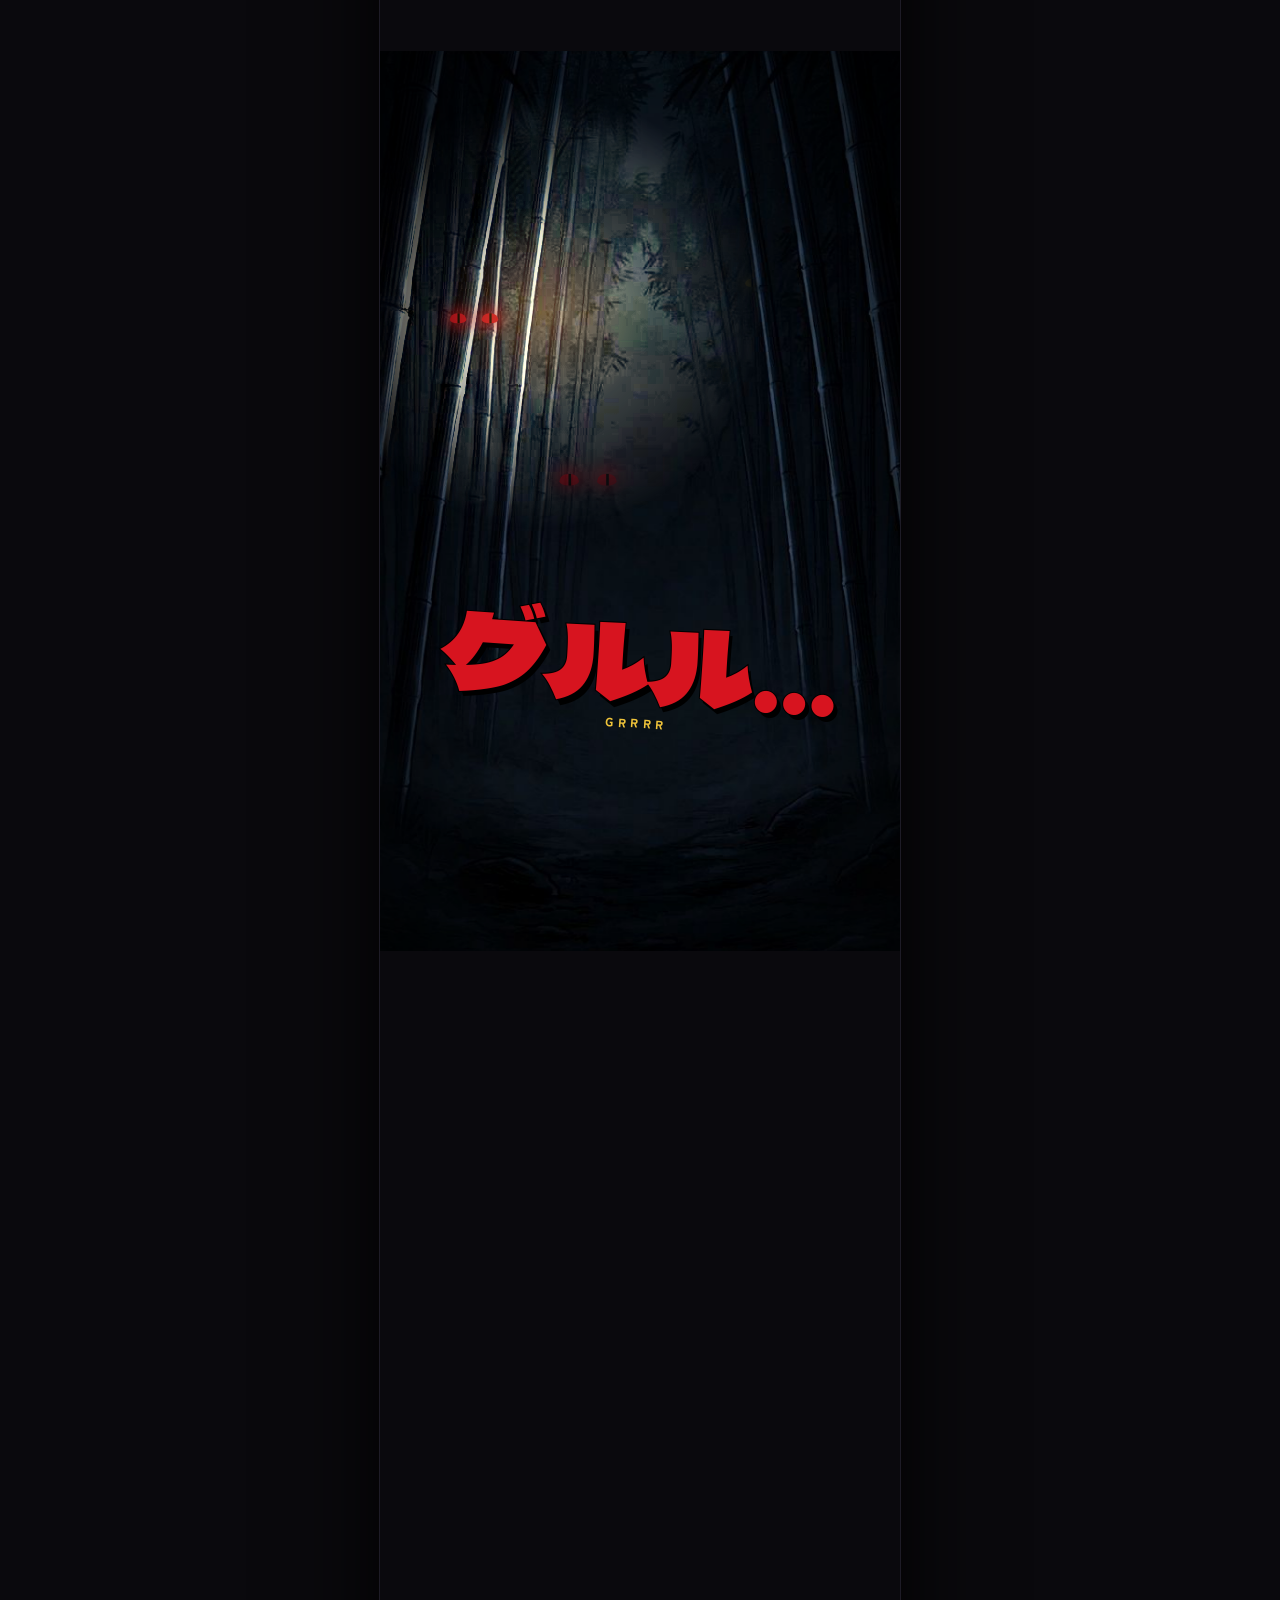
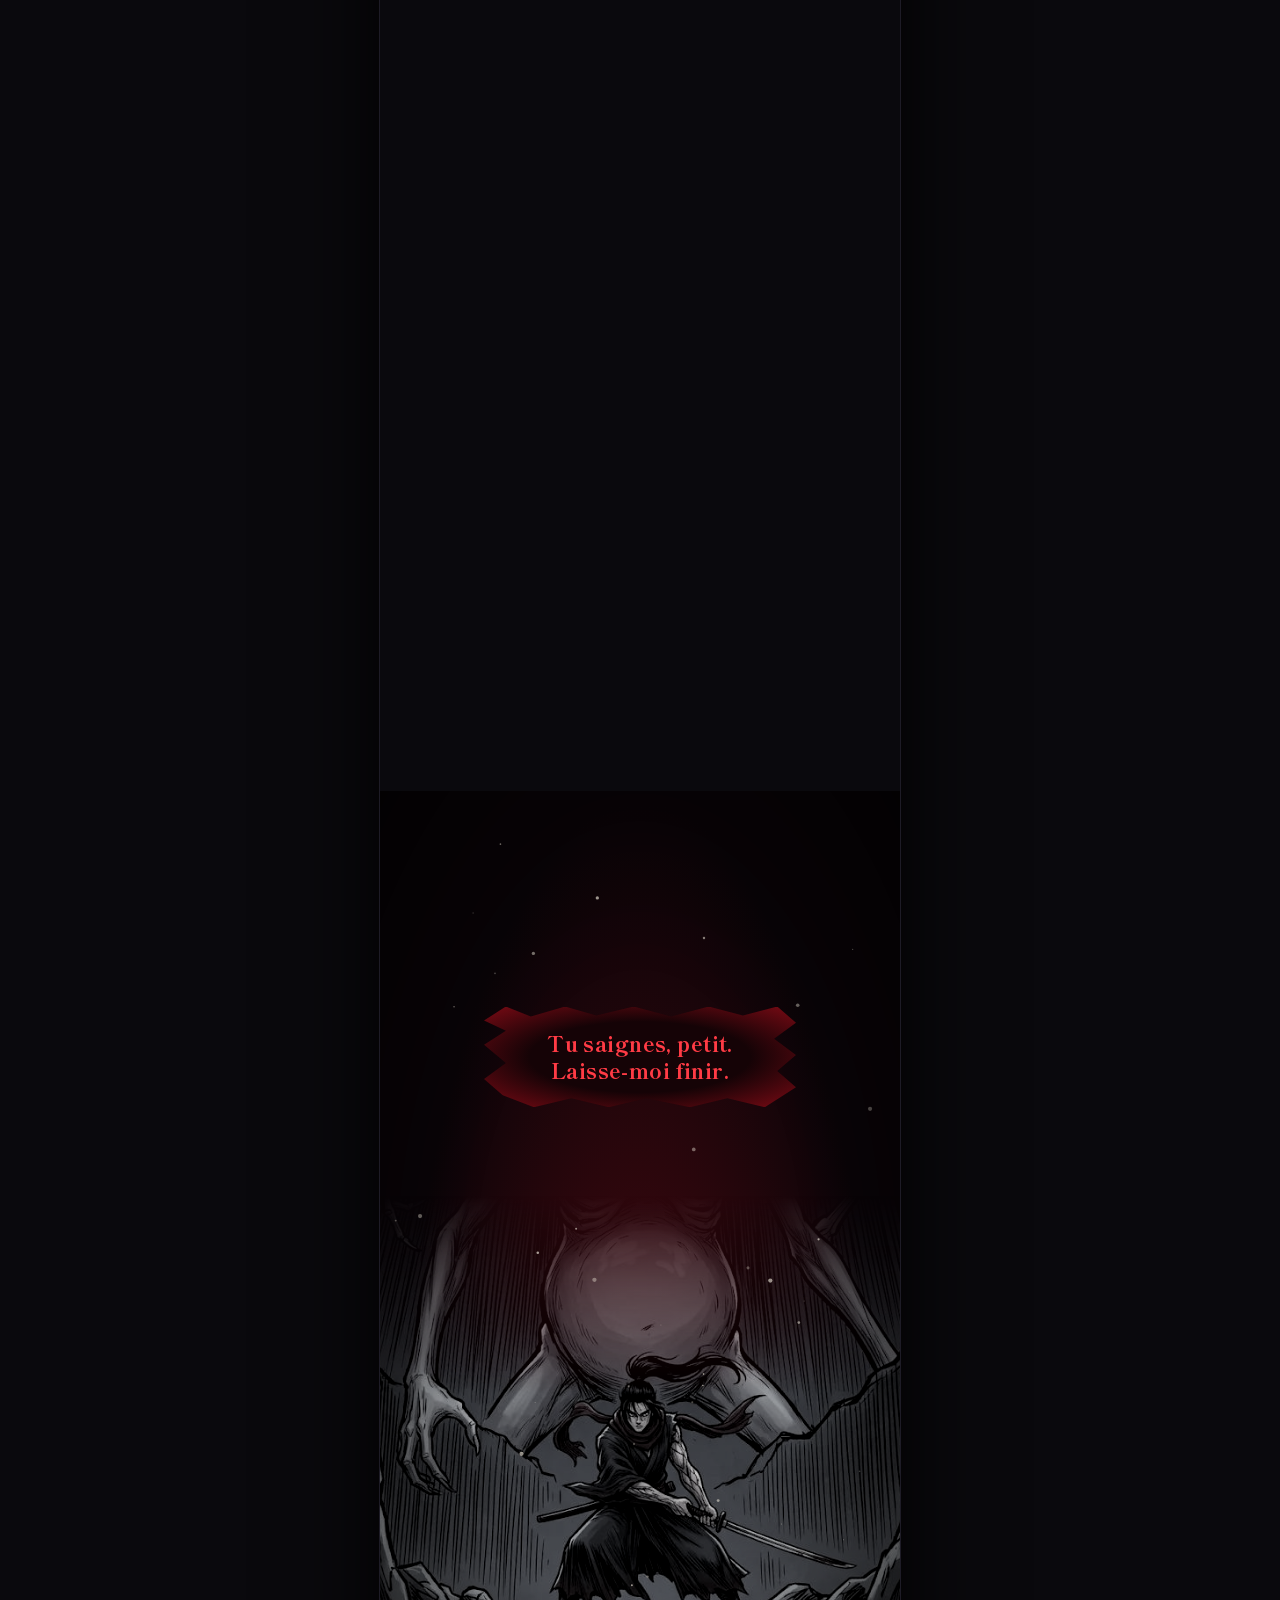
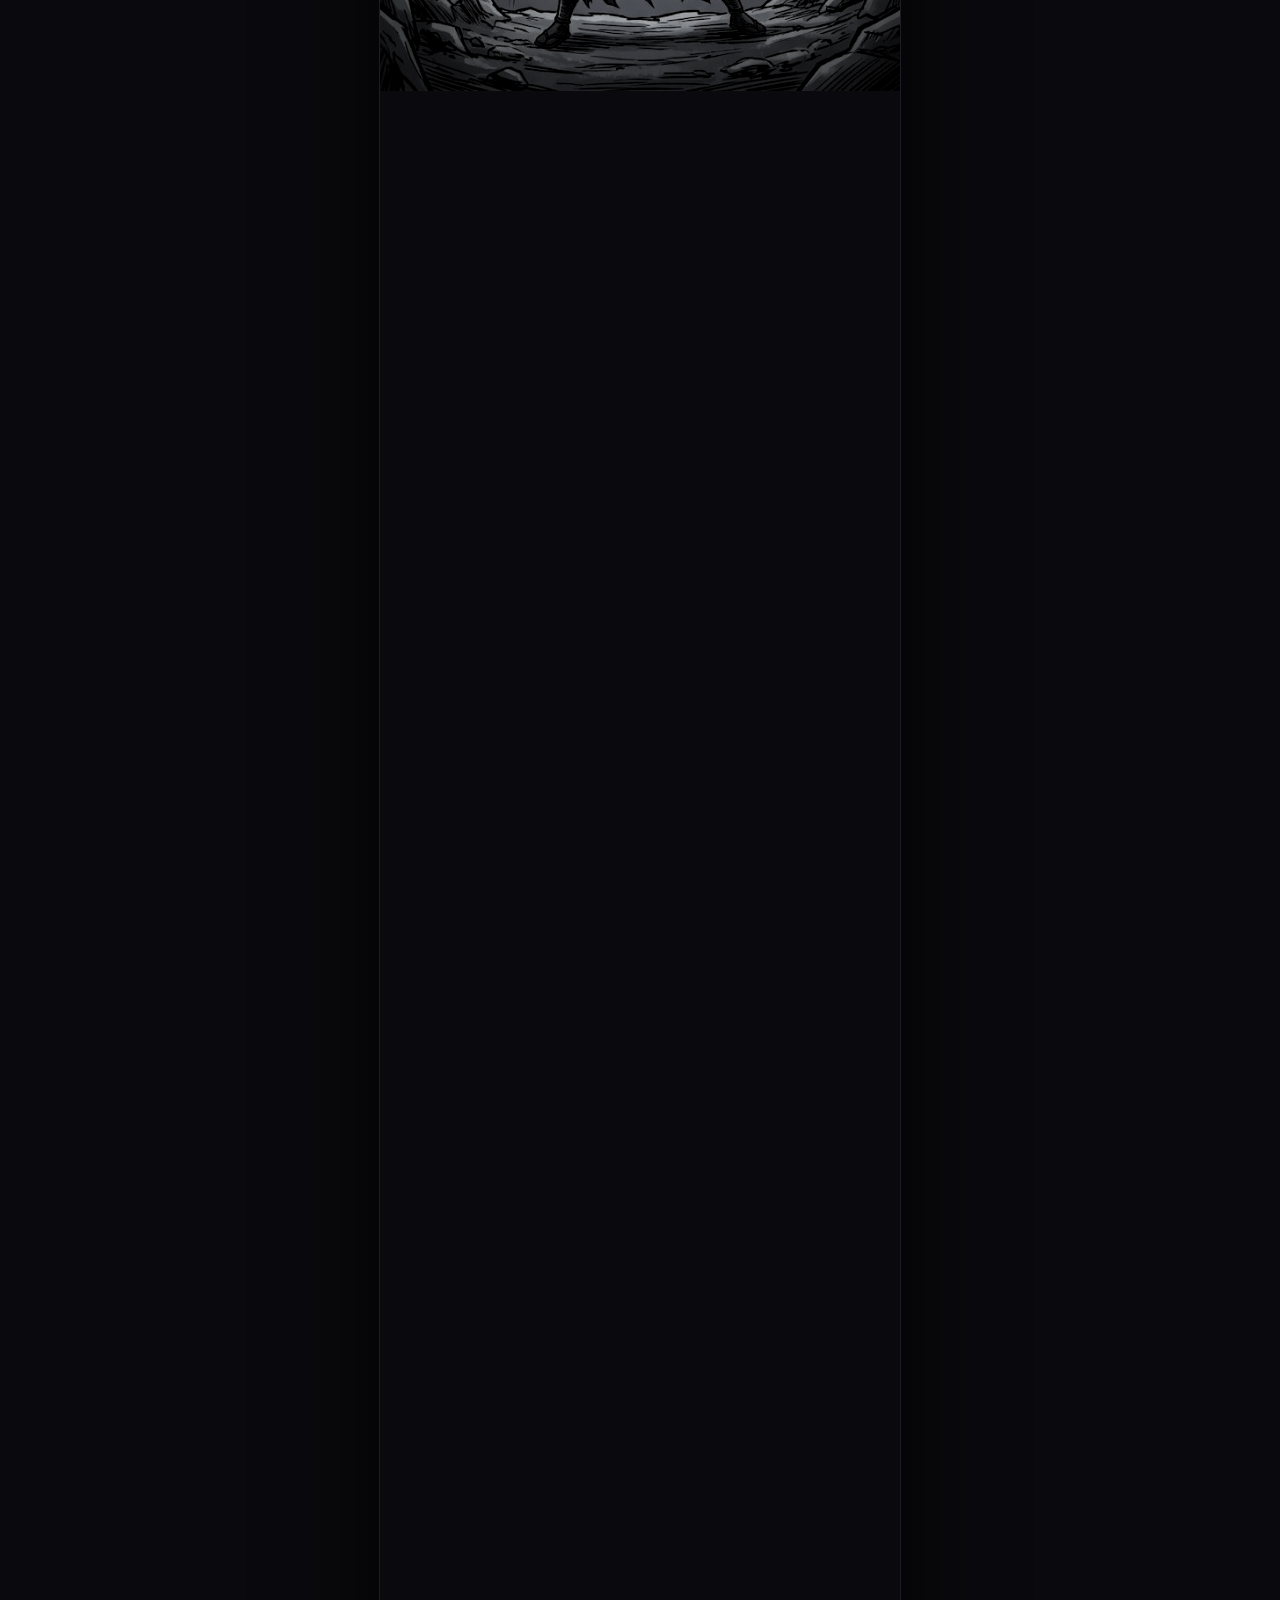
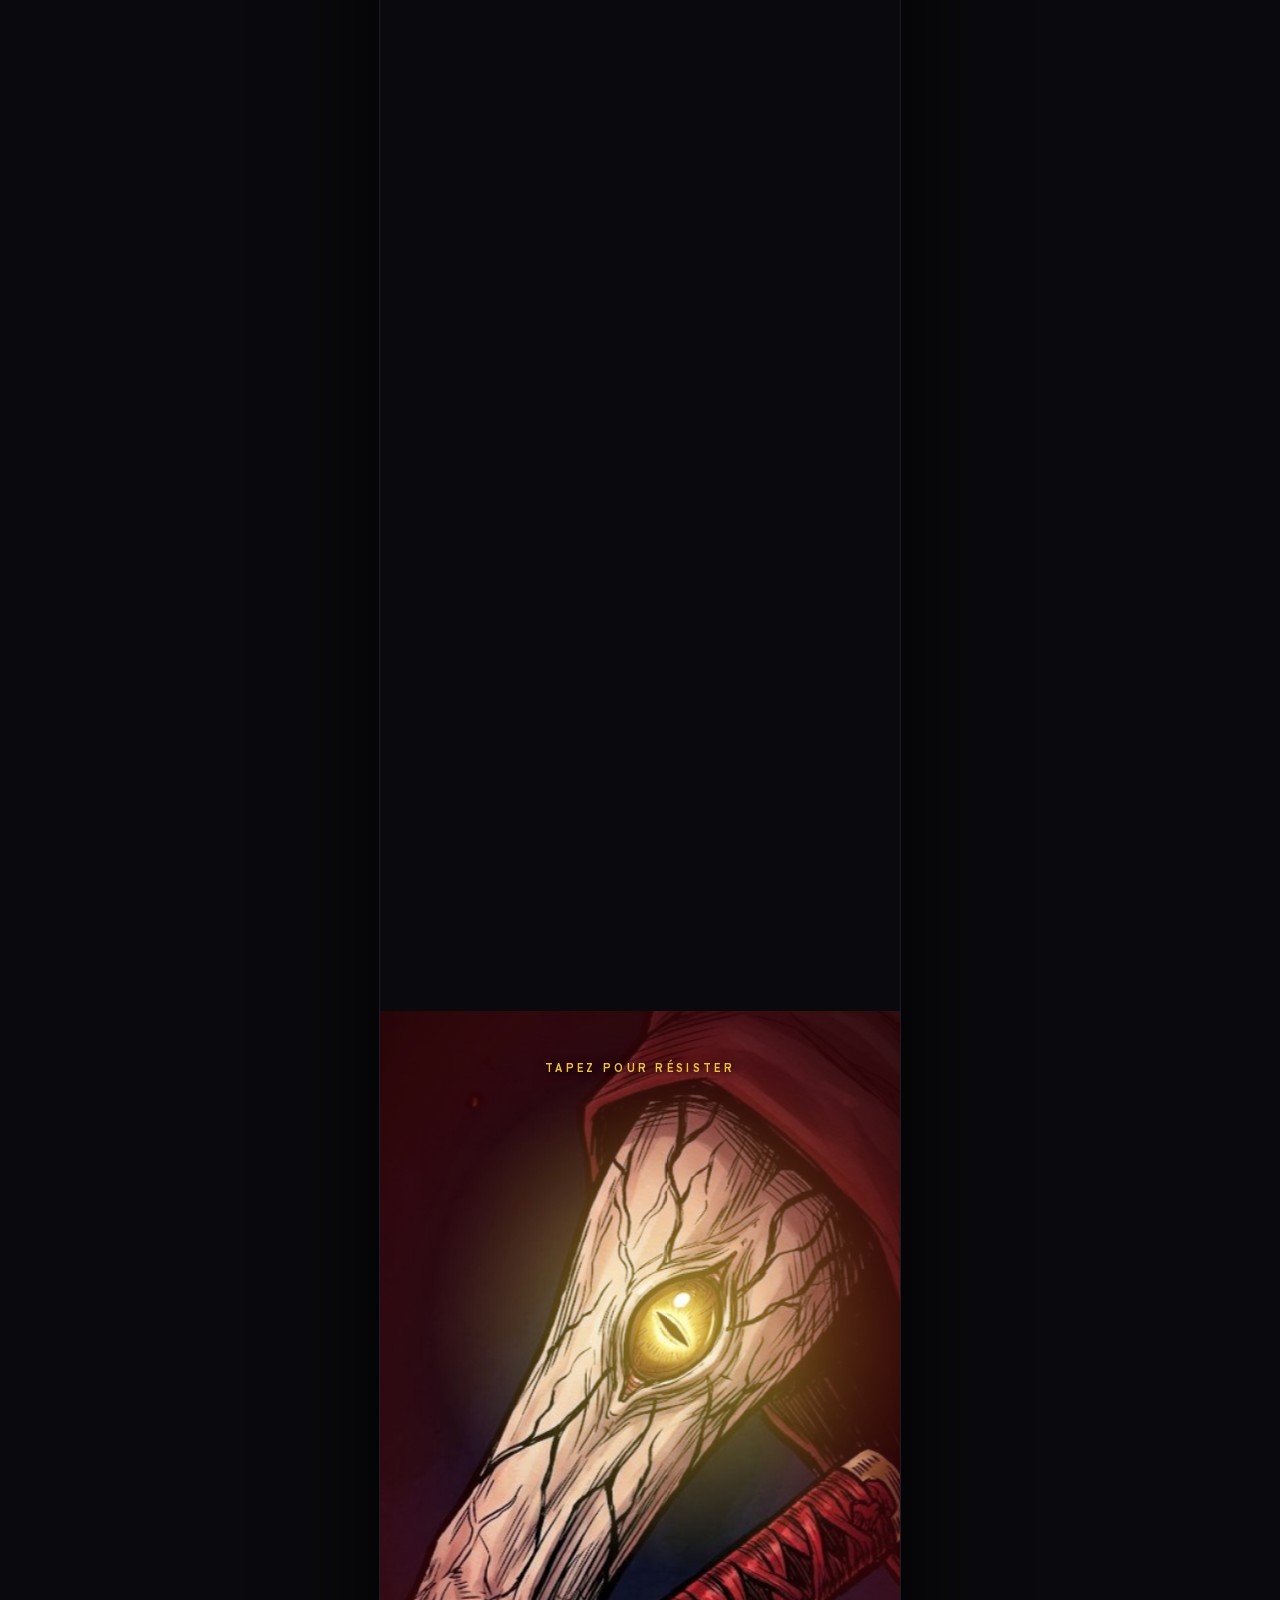
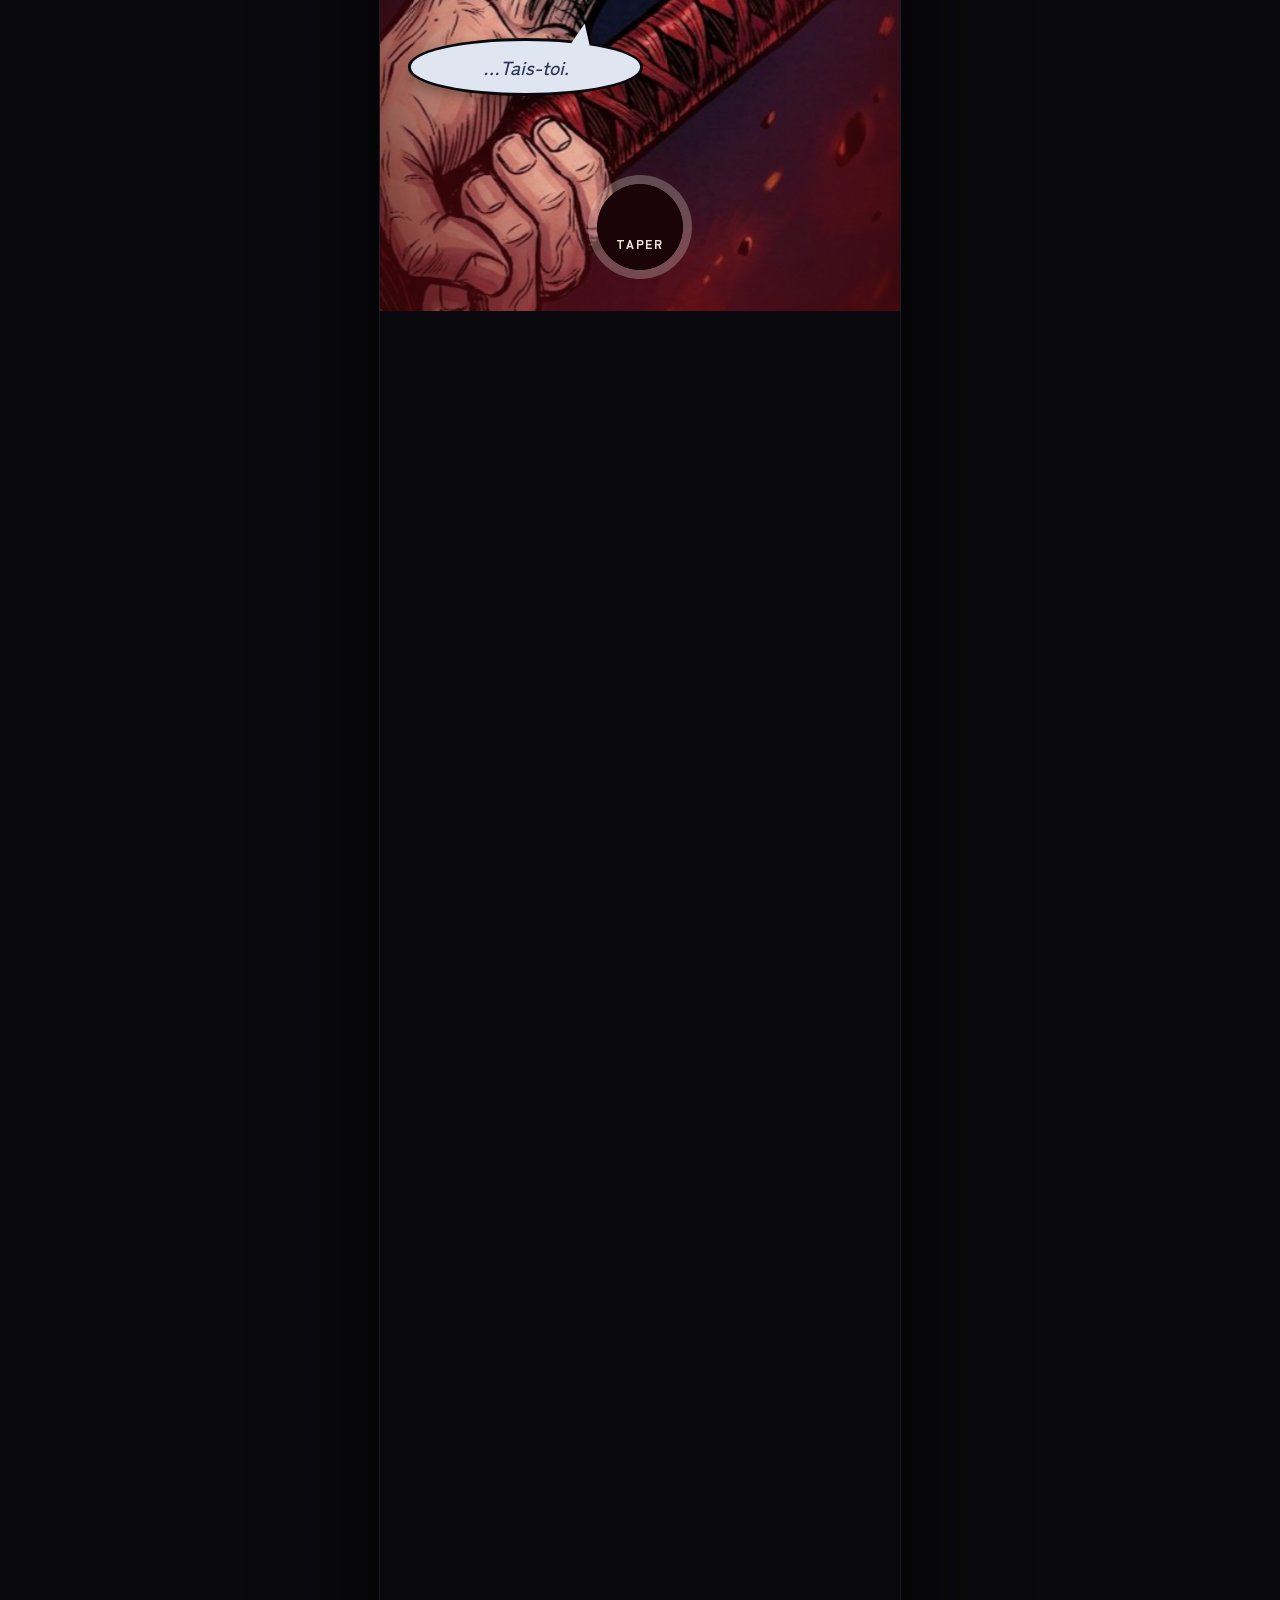
<file: prototype/index.html>
<!doctype html><html><head><meta charset=utf8><meta name=viewport content="width=device-width,initial-scale=1,viewport-fit=cover"><style>:root{color-scheme:light;box-sizing:border-box;padding-top:env(safe-area-inset-top,0px);padding-bottom:env(safe-area-inset-bottom,0px)}html{scroll-padding-top:env(safe-area-inset-top,0px)}body{margin:0;padding:0;font:14px -apple-system,BlinkMacSystemFont,sans-serif;background:#fff;color:#000}img{max-width:100%}[hidden]:not([hidden=until-found i]){display:none!important}</style></head><body>
<title>Kurosuzu Épisode 1</title>
<link rel="preconnect" href="https://fonts.googleapis.com">
<link rel="preconnect" href="https://fonts.gstatic.com" crossorigin>
<link href="https://fonts.googleapis.com/css2?family=Dela+Gothic+One&family=Shippori+Mincho+B1:wght@500;800&family=Zen+Kaku+Gothic+New:wght@500;900&display=swap" rel="stylesheet">
<style>
/* Concept: webtoon vertical en colonne, scènes épinglées pilotées par le scroll, encre noire + aplat rouge, chaleur ambre pour Suzu */
:root{
  --ink:#0a090d; --ink2:#15131c; --paper:#efe8da; --red:#d7141f; --red2:#7d0a12;
  --gold:#f0c43a; --moon:#9db8d8; --ember:#ff9a3c; --dawn:#ffcf8a;
  --f-title:'Shippori Mincho B1','Noto Serif JP',serif;
  --f-ui:'Zen Kaku Gothic New','Noto Sans JP',sans-serif;
  --f-sfx:'Dela Gothic One','Noto Sans JP',sans-serif;
  color-scheme:dark;
}
*{box-sizing:border-box}
html{-webkit-text-size-adjust:100%}
body{margin:0;background:var(--ink);color:var(--paper);font-family:var(--f-ui);overflow-x:hidden;-webkit-tap-highlight-color:transparent}
#reader{max-width:520px;margin:0 auto;position:relative;background:var(--ink);box-shadow:0 0 0 1px #1d1b26,0 0 90px #000}
svg{display:block}

/* HUD */
.hud{position:fixed;left:0;right:0;top:0;z-index:60;pointer-events:none}
.hud-in{max-width:520px;margin:0 auto;position:relative}
.bar{height:3px;background:var(--red);width:100%;transform:scaleX(0);transform-origin:0 50%}
.hud-btns{position:absolute;right:max(10px,env(safe-area-inset-right,0px));top:10px;display:flex;gap:8px;pointer-events:auto}
.hbtn{appearance:none;border:1.5px solid rgba(239,232,218,.55);background:rgba(10,9,13,.55);color:var(--paper);font:700 12px/1 var(--f-ui);letter-spacing:.08em;padding:9px 11px;border-radius:99px;backdrop-filter:blur(6px);-webkit-backdrop-filter:blur(6px);cursor:pointer}
.hbtn:focus-visible,.tap:focus-visible,.enter:focus-visible{outline:3px solid var(--gold);outline-offset:2px}
.menu{position:fixed;inset:0;z-index:70;background:rgba(5,4,8,.94);display:none;place-items:center}
.menu.open{display:grid}
.menu ul{list-style:none;margin:0;padding:0 max(24px,env(safe-area-inset-left,0px));display:grid;gap:18px;text-align:center}
.menu a{color:var(--paper);text-decoration:none;font-family:var(--f-title);font-weight:800;font-size:clamp(22px,6vw,30px)}
.menu small{display:block;font:500 12px var(--f-ui);letter-spacing:.2em;color:var(--red);margin-bottom:4px}

/* Scènes épinglées */
.stage{position:relative}
.pin{position:sticky;top:0;height:100vh;height:100svh;overflow:hidden}
.layer{position:absolute;inset:-16% -4%;will-change:transform,opacity;transform-origin:50% 50%}
.layer>svg{width:100%;height:100%}
.layer.fill{inset:0}
.ash{position:absolute;inset:0;width:100%;height:100%;pointer-events:none;z-index:3}
.vig{position:absolute;inset:0;pointer-events:none;z-index:4;background:radial-gradient(ellipse at 50% 55%,transparent 45%,rgba(0,0,0,.65))}
.redpulse{position:absolute;inset:0;pointer-events:none;z-index:4;opacity:0;background:radial-gradient(ellipse at 50% 50%,transparent 30%,rgba(215,20,31,.85))}
.flash{position:absolute;inset:0;pointer-events:none;z-index:6;background:#fff;opacity:0}

/* Bulles */
.b{position:absolute;z-index:7;opacity:0;pointer-events:none;
  --tx:0px;--ty:0px;transform:translate(var(--tx),calc(var(--ty) + 14px)) scale(.96);
  transition:opacity .45s ease,transform .5s cubic-bezier(.2,1.2,.4,1)}
.b.on{opacity:1;transform:translate(var(--tx),var(--ty))}
.b.c{--tx:-50%}
.say{width:max-content;max-width:62%;background:var(--paper);color:var(--ink);font-weight:900;border-radius:50%/48%;
  padding:.75em 1.15em;text-align:center;line-height:1.28;font-size:clamp(14px,4.1vw,19px);box-shadow:0 0 0 3px var(--ink),0 6px 18px rgba(0,0,0,.45)}
.say::after{content:"";position:absolute;width:20px;height:22px;background:var(--paper);bottom:-17px;left:22%;clip-path:polygon(0 0,100% 0,25% 100%)}
.say[data-t="br"]::after{left:auto;right:22%;clip-path:polygon(0 0,100% 0,75% 100%)}
.say[data-t="tl"]::after{bottom:auto;top:-17px;left:22%;clip-path:polygon(25% 0,100% 100%,0 100%)}
.say[data-t="tr"]::after{bottom:auto;top:-17px;left:auto;right:22%;clip-path:polygon(75% 0,100% 100%,0 100%)}
.say[data-t="n"]::after{display:none}
.say.soft{background:#dfe6f2;font-weight:500;font-style:italic;color:#2a3350}
.say.soft::after{background:#dfe6f2}
.say.warm{background:#fff5e6;box-shadow:0 0 0 3px #3a1d12,0 6px 18px rgba(80,30,0,.3)}
.say.warm::after{background:#fff5e6}
.say.small{font-size:clamp(12px,3.4vw,16px);font-weight:500}
.nar{width:max-content;max-width:74%;background:var(--ink);color:var(--paper);border:1.5px solid rgba(239,232,218,.85);
  font-family:var(--f-title);font-weight:500;font-size:clamp(13px,3.8vw,17px);line-height:1.5;padding:.7em 1em;box-shadow:5px 5px 0 var(--red)}
.nar.plain{background:transparent;border:0;box-shadow:none;text-shadow:0 2px 12px #000,0 0 3px #000}
.nar.warm{background:#2a140c;border-color:#ffd9a0;color:#ffe9cc;box-shadow:5px 5px 0 #c4561c}
.oni{width:max-content;max-width:70%;background:radial-gradient(#150306 50%,#7a0a14);color:#ff3b45;font-family:var(--f-title);font-weight:800;
  font-size:clamp(15px,4.4vw,21px);line-height:1.3;padding:1.1em 1.5em;text-align:center;letter-spacing:.02em;
  clip-path:polygon(0 14%,7% 0,15% 10%,26% 0,36% 9%,48% 0,60% 10%,72% 0,83% 9%,94% 0,100% 16%,93% 32%,100% 48%,94% 64%,100% 80%,90% 100%,78% 91%,66% 100%,52% 91%,40% 100%,28% 91%,16% 100%,6% 88%,0 72%,7% 56%,0 38%,7% 24%)}
.sfx{font-family:var(--f-sfx);color:var(--paper);-webkit-text-stroke:2px var(--ink);paint-order:stroke fill;text-shadow:4px 5px 0 var(--red);
  font-size:clamp(46px,18vw,104px);line-height:.95;--rot:-8deg;white-space:nowrap;
  transform:translate(var(--tx),0) rotate(var(--rot)) scale(.5);transition:opacity .2s,transform .35s cubic-bezier(.2,1.8,.4,1)}
.sfx.on{transform:translate(var(--tx),0) rotate(var(--rot)) scale(1)}
.sfx small{display:block;font:900 12px var(--f-ui);letter-spacing:.35em;text-align:center;-webkit-text-stroke:0;text-shadow:none;color:var(--gold);margin-top:6px}
.sfx.red{color:var(--red);text-shadow:4px 5px 0 #000;-webkit-text-stroke:2px #000}
.sfx.ink{color:var(--ink);-webkit-text-stroke:0;text-shadow:3px 3px 0 var(--paper)}
.cap{position:absolute;z-index:7;left:0;right:0;text-align:center;font:500 12px var(--f-ui);letter-spacing:.3em;color:rgba(239,232,218,.75);text-transform:uppercase}

/* Panels */
.panel{position:relative;overflow:hidden;width:100%}
.panel>svg{position:absolute;inset:0;width:100%;height:100%}
.gap{background:var(--ink)}
.band{position:relative;width:100%}

/* Vides */
.void{padding:22vh 9vw 18vh;text-align:center;background:var(--ink)}
.vl{font-family:var(--f-title);font-weight:500;font-size:clamp(20px,6vw,30px);line-height:1.55;margin:0 0 46vh;opacity:0;transform:translateY(22px);transition:opacity 1.1s ease,transform 1.1s ease}
.vl.in{opacity:1;transform:none}
.vl.r{color:var(--red);font-weight:800}
.vl:last-child{margin-bottom:0}

/* Cartes d'épisode */
.card{position:relative;min-height:100vh;min-height:100svh;overflow:hidden;display:grid;place-items:center;text-align:center;background:var(--red);color:var(--ink)}
.card .cc{position:absolute;inset:0}
.card .ct{position:relative;z-index:2;padding:0 max(22px,env(safe-area-inset-left,0px));opacity:0;transform:translateY(24px);transition:all 1s ease}
.card.in .ct{opacity:1;transform:none}
.card .ep{font:900 13px var(--f-ui);letter-spacing:.5em;color:var(--paper)}
.card .kj{font-family:var(--f-title);font-weight:800;font-size:min(52vw,260px);line-height:1;color:var(--ink);margin:.1em 0 .05em;text-shadow:6px 6px 0 rgba(239,232,218,.9)}
.card h2{font-family:var(--f-title);font-weight:800;font-size:clamp(24px,7.2vw,36px);margin:0;color:var(--paper);text-shadow:3px 3px 0 var(--ink);text-wrap:balance}
.card p{font:500 14px/1.6 var(--f-ui);color:var(--paper);margin:14px auto 0;max-width:30ch;text-shadow:0 1px 8px #000}
.end{background:var(--ink)}
.end .kj{color:var(--red);text-shadow:none;font-size:min(26vw,130px)}
.end h2{color:var(--paper);text-shadow:none}
.end .ct{opacity:1;transform:none}

/* Couverture */
.titlebox{position:absolute;z-index:8;inset:0;display:flex;flex-direction:column;align-items:center;justify-content:flex-start;padding-top:12svh;pointer-events:none;will-change:transform,opacity}
.kanji{font-family:var(--f-title);font-weight:800;writing-mode:vertical-rl;font-size:min(30vw,150px);line-height:1.05;letter-spacing:.04em;color:var(--paper);text-shadow:5px 5px 0 var(--ink);margin:0}
.latin{font-family:var(--f-title);font-weight:800;font-size:clamp(34px,11.5vw,64px);letter-spacing:.22em;margin:.4em 0 0 .22em;color:var(--paper);text-shadow:4px 4px 0 var(--ink)}
.tome{margin-top:14px;font:900 11px var(--f-ui);letter-spacing:.3em;white-space:nowrap;color:var(--ink);background:var(--paper);padding:.55em 1em .5em 1.2em}
.hint{position:absolute;z-index:8;left:0;right:0;bottom:max(26px,env(safe-area-inset-bottom,0px));text-align:center;font:900 11px var(--f-ui);letter-spacing:.45em;color:var(--paper);animation:bob 1.8s ease-in-out infinite;pointer-events:none}
@keyframes bob{50%{transform:translateY(8px);opacity:.55}}
.enter{position:absolute;z-index:9;left:50%;bottom:calc(max(26px,env(safe-area-inset-bottom,0px)) + 44px);transform:translateX(-50%);appearance:none;border:2px solid var(--paper);background:rgba(10,9,13,.6);color:var(--paper);font:900 12px var(--f-ui);letter-spacing:.2em;padding:12px 18px;border-radius:99px;cursor:pointer;white-space:nowrap}

/* Interactions */
.tap{position:absolute;z-index:9;left:50%;bottom:calc(max(22px,env(safe-area-inset-bottom,0px)) + 10px);transform:translateX(-50%);width:104px;height:104px;border-radius:50%;
  appearance:none;border:0;cursor:pointer;color:var(--paper);font:900 12px/1.15 var(--f-ui);letter-spacing:.14em;text-align:center;touch-action:manipulation;
  background:radial-gradient(circle,#1a0407 58%,transparent 59%),conic-gradient(var(--red) calc(var(--v,0)*360deg),rgba(239,232,218,.28) 0);
  opacity:0;pointer-events:none;transition:opacity .4s}
.tap.on{opacity:1;pointer-events:auto}
.tap span{display:block;padding-top:35px}
.tap:active{transform:translateX(-50%) scale(.94)}
.hintline{position:absolute;z-index:8;left:0;right:0;top:calc(14px + env(safe-area-inset-top,0px) + 34px);text-align:center;font:900 11px var(--f-ui);letter-spacing:.3em;color:var(--gold);text-shadow:0 1px 8px #000;opacity:0;transition:opacity .5s}
.hintline.on{opacity:1}
.eyepair{position:absolute;width:44px;height:14px;transform:translate(-50%,-50%) scale(var(--sc,1))}
.eyepair i{position:absolute;top:0;width:15px;height:9px;border-radius:50% 50% 50% 50%/70% 70% 40% 40%;background:var(--gold);box-shadow:0 0 12px 3px rgba(240,196,58,.7)}
.eyepair i:first-child{left:0}.eyepair i:last-child{right:0}
.eyepair i::after{content:"";position:absolute;left:46%;top:0;width:2.5px;height:100%;background:#120a00}
.seen .eyepair i,.eyepair.seen i{background:var(--red);box-shadow:0 0 14px 4px rgba(215,20,31,.8)}
.ringfx{position:absolute;z-index:6;width:40px;height:40px;border:3px solid var(--gold);border-radius:50%;pointer-events:none;transform:translate(-50%,-50%) scale(.2);opacity:.9}
.ringfx.go{animation:ring 1.2s ease-out forwards}
@keyframes ring{to{transform:translate(-50%,-50%) scale(9);opacity:0}}
.bellbtn{position:absolute;z-index:9;appearance:none;border:0;background:none;width:96px;height:96px;cursor:pointer;transform:translate(-50%,-50%);touch-action:manipulation}
.bellbtn::before{content:"";position:absolute;inset:18px;border-radius:50%;border:2px dashed rgba(240,196,58,.9);animation:spin 6s linear infinite}
@keyframes spin{to{transform:rotate(360deg)}}

.credits{padding:12vh 8vw;text-align:center;font:500 13px/1.8 var(--f-ui);color:rgba(239,232,218,.65);background:var(--ink)}

@media (prefers-reduced-motion:reduce){
  .b,.vl,.sfx,.card .ct{transition:none}.hint{animation:none}.bellbtn::before{animation:none}
}
</style>
<style>
.ibox{position:absolute;left:50%;top:50%;height:100%;transform:translate(-50%,-50%)}
.ibox img{display:block;width:100%;height:100%;user-select:none;-webkit-user-drag:none;pointer-events:none}
.ibox .ov{position:absolute;inset:0;pointer-events:none}
.panel>img{position:absolute;inset:0;width:100%;height:100%;object-fit:cover;display:block}
.dis{position:absolute;inset:0;--m:0;-webkit-mask-image:linear-gradient(to bottom,transparent calc(var(--m)*45%),#000 calc(var(--m)*45% + 22%));mask-image:linear-gradient(to bottom,transparent calc(var(--m)*45%),#000 calc(var(--m)*45% + 22%))}
.warmvoid{background:#2a140c;color:#ffe9cc}
.warmvoid .vl{color:#ffe9cc}
</style>
<svg width="0" height="0" style="position:absolute" aria-hidden="true" focusable="false"><defs>
<radialGradient id="gGold"><stop offset="0" stop-color="#f0c43a" stop-opacity=".75"/><stop offset="1" stop-color="#f0c43a" stop-opacity="0"/></radialGradient>
</defs></svg>
<div class="hud"><div class="hud-in"><div class="bar"></div><div class="hud-btns"><button class="hbtn" id="snd" type="button">SON ✕</button><button class="hbtn" id="mbtn" type="button">ÉPISODES</button></div></div></div>
<nav class="menu" aria-label="Épisodes"><ul>
<li><a href="#cover"><small>COUVERTURE</small>Kurosuzu</a></li>
<li><a href="#ep1"><small>ÉPISODE 1</small>La nuit où les cloches se sont tues</a></li>
</ul></nav>
<main id="reader"></main>
<script>
'use strict';
/* ====== ART : encre procédurale ====== */
const PAL={ink:'#0a090d',paper:'#efe8da',red:'#d7141f',red2:'#7d0a12',gold:'#f0c43a'};
const rad=d=>d*Math.PI/180, f1=n=>Math.round(n*10)/10;
let UID=0;
function R(seed){let a=seed>>>0;return()=>{a=(a+0x6D2B79F5)>>>0;let t=a;t=Math.imul(t^t>>>15,t|1);t^=t+Math.imul(t^t>>>7,t|61);return((t^t>>>14)>>>0)/4294967296}}
const svg=(inner,vb='0 0 400 800',par='xMidYMid slice')=>`<svg viewBox="${vb}" preserveAspectRatio="${par}" xmlns="http://www.w3.org/2000/svg">${inner}</svg>`;

/* Hachures verticales façon encre qui coule */
function comb(x,y,w,h,o={}){const{gap=3.4,col=PAL.paper,lw=1.2,seed=1,min=.25,up=false,op=1}=o;const r=R(seed);let d='';
  for(let x0=x;x0<x+w;x0+=gap*(.7+r()*.6)){const l=Math.min(h,h*(min+(1-min)*r()*r()*1.25));d+=up?`M${f1(x0)} ${f1(y+h)}v${f1(-l)}`:`M${f1(x0)} ${f1(y)}v${f1(l)}`}
  return `<path d="${d}" stroke="${col}" stroke-width="${lw}" fill="none" opacity="${op}"/>`}
/* Lignes de vitesse convergentes */
function speed(cx,cy,n,r1,r2,col,seed){const r=R(seed);let d='';
  for(let i=0;i<n;i++){const a=r()*6.283,w=.01+r()*.028,a1=r1*(.8+r()*.4),a2=r2*(.9+r()*.25);
    d+=`M${f1(cx+Math.cos(a)*a1)} ${f1(cy+Math.sin(a)*a1)}L${f1(cx+Math.cos(a-w)*a2)} ${f1(cy+Math.sin(a-w)*a2)}L${f1(cx+Math.cos(a+w)*a2)} ${f1(cy+Math.sin(a+w)*a2)}Z`}
  return `<path d="${d}" fill="${col}"/>`}
function ridge(seed,y,amp,col,n=10){const r=R(seed);let d=`M-10 820L-10 ${y}`;for(let i=0;i<=n;i++){d+=`L${f1(i/n*420-10)} ${f1(y-r()*amp)}`}return `<path d="${d}L410 820Z" fill="${col}"/>`}
function moon(cx,cy,r,col='#dfe9f5'){return `<circle cx="${cx}" cy="${cy}" r="${r*2.8}" fill="url(#gMoon)"/><circle cx="${cx}" cy="${cy}" r="${r}" fill="${col}"/><g fill="#b4c4dc" opacity=".6"><circle cx="${cx-r*.3}" cy="${cy-r*.2}" r="${r*.18}"/><circle cx="${cx+r*.25}" cy="${cy+r*.3}" r="${r*.12}"/><circle cx="${cx+r*.1}" cy="${cy-r*.5}" r="${r*.08}"/></g>`}
function stars(seed,n,h=380){const r=R(seed);let s='';for(let i=0;i<n;i++)s+=`<circle cx="${f1(r()*400)}" cy="${f1(r()*h)}" r="${f1(.5+r()*1.1)}" fill="#cfe0f5" opacity="${f1(.3+r()*.6)}"/>`;return s}
function skyRect(id='gSkyN'){return `<rect width="400" height="800" fill="url(#${id})"/>`}
function fog(y,h,id='gFog'){return `<rect x="-10" y="${y}" width="420" height="${h}" fill="url(#${id})"/>`}

function bamboo(seed,n,o={}){const{col='#0b0e1a',rim='#3b4a6e',y0=-30,y1=840,wmin=6,wmax=15,leaf=true}=o;const r=R(seed);let s='';
  for(let i=0;i<n;i++){const x=(i+.5)/n*420-10+(r()-.5)*36,w=wmin+r()*(wmax-wmin),lean=(r()-.5)*28,xt=x+lean;
    s+=`<path d="M${f1(x)} ${y1}L${f1(xt)} ${y0}" stroke="${rim}" stroke-width="${f1(w+2)}" transform="translate(-1.6 0)"/><path d="M${f1(x)} ${y1}L${f1(xt)} ${y0}" stroke="${col}" stroke-width="${f1(w)}"/>`;
    for(let yy=y1-60-r()*40;yy>y0;yy-=70+r()*50){const t=(y1-yy)/(y1-y0),xx=x+lean*t;s+=`<path d="M${f1(xx-w/2-1)} ${f1(yy)}h${f1(w+2)}" stroke="${rim}" stroke-width="1.6" opacity=".75"/>`}
    if(leaf)for(let k=0;k<4;k++){const t=.5+r()*.45,yy=y1-(y1-y0)*t,xx=x+lean*t,dir=r()<.5?-1:1,L=26+r()*30;
      s+=`<path d="M${f1(xx)} ${f1(yy)}q${f1(dir*L*.6)} ${f1(-L*.1)} ${f1(dir*L)} ${f1(L*.5)}q${f1(-dir*L*.4)} ${f1(-L*.35)} ${f1(-dir*L)} ${f1(-L*.5)}z" fill="${col}" stroke="none"/>`}}
  return `<g fill="none" stroke-linecap="butt">${s}</g>`}

function torii(x,y,s=1,col='#c4121c',dark='#3c0508'){return `<g transform="translate(${x} ${y}) scale(${s})">
 <rect x="-48" y="-112" width="11" height="112" fill="${col}"/><rect x="37" y="-112" width="11" height="112" fill="${col}"/>
 <rect x="-37" y="-112" width="3" height="112" fill="${dark}"/><rect x="45" y="-112" width="3" height="112" fill="${dark}"/>
 <rect x="-58" y="-94" width="116" height="8" fill="${col}"/><rect x="-58" y="-86" width="116" height="3" fill="${dark}"/>
 <path d="M-78 -128 Q0 -112 78 -128 L82 -138 Q0 -122 -82 -138Z" fill="#0a090d"/>
 <path d="M-70 -118 Q0 -104 70 -118 L72 -128 Q0 -112 -72 -128Z" fill="${col}"/>
 <rect x="-5" y="-118" width="10" height="26" fill="${dark}"/></g>`}
function ishi(x,y,s=1,lit=0,col='#262634',rim='#5a6a8f'){return `<g transform="translate(${x} ${y}) scale(${s})">
 <rect x="-9" y="-30" width="18" height="30" fill="${col}"/><rect x="-13" y="-4" width="26" height="4" fill="${col}"/>
 <rect x="-15" y="-52" width="30" height="22" fill="${col}"/><rect x="-9" y="-48" width="18" height="14" class="lamp" fill="${PAL.gold}" opacity="${lit}"/>
 <path d="M-24 -52 L0 -72 L24 -52Z" fill="${col}"/><path d="M-24 -52 L0 -72" stroke="${rim}" stroke-width="1.6"/><circle cx="0" cy="-75" r="3" fill="${col}"/></g>`}
function house(x,y,s=1,o={}){const{lit=1,wall='#241d2e',roof='#120f19',glow='#ffb347',rim='#6a7aa0'}=o;return `<g transform="translate(${x} ${y}) scale(${s})">
 <path d="M-100 10C-76 2-56-20-44-60L44-60C56-20 76 2 100 10L88 20L-88 20Z" fill="${roof}"/>
 <path d="M-100 10C-76 2-56-20-44-60" stroke="${rim}" stroke-width="2" fill="none"/>${comb(-84,-34,168,44,{col:rim,op:.35,lw:1,seed:3})}
 <rect x="-68" y="20" width="136" height="64" fill="${wall}"/>
 <rect x="-52" y="32" width="46" height="36" fill="${glow}" opacity="${lit}"/><path d="M-29 32V68M-52 50H-6" stroke="${wall}" stroke-width="2.4" opacity="${lit?1:0}"/>
 <rect x="14" y="30" width="30" height="54" fill="#120f19"/><rect x="-74" y="84" width="148" height="5" fill="#0a090d"/>
 <path d="M58 20V40" stroke="#0a090d" stroke-width="2"/><ellipse cx="58" cy="46" rx="5" ry="7" fill="${glow}" opacity="${lit}"/></g>`}
function kane(x,y,s=1,o={}){const{col='#1a1522',rim='#6a7aa0',bell='#3a3a50',cracked=true,empty=false}=o;return `<g transform="translate(${x} ${y}) scale(${s})">
 <rect x="-26" y="-80" width="6" height="80" fill="${col}"/><rect x="20" y="-80" width="6" height="80" fill="${col}"/>
 <path d="M-40 -78 Q-24 -80 -18 -104 L18 -104 Q24 -80 40 -78 L36 -72 L-36 -72Z" fill="${col}"/><path d="M-40 -78 Q-24 -80 -18 -104" stroke="${rim}" stroke-width="1.6" fill="none"/>
 <rect x="-26" y="-60" width="52" height="4" fill="${col}"/>
 ${empty?`<path d="M0 -72V-54" stroke="${rim}" stroke-width="1.4" stroke-dasharray="3 3"/>`:`<path d="M0 -72V-58" stroke="${rim}" stroke-width="2"/><path d="M-13 -58Q-16 -28 -20 -14L20 -14Q16 -28 13 -58Z" fill="${bell}"/><path d="M-15 -34H15M-17 -22H17" stroke="${rim}" stroke-width="1.4" opacity=".7"/>${cracked?`<path d="M3 -56L-2 -42L5 -34L0 -22" stroke="#000" stroke-width="1.6" fill="none"/>`:''}`}
 <rect x="-34" y="0" width="68" height="5" fill="${col}"/></g>`}
function temple(x,y,s=1,o={}){const{col='#17121e',rim='#6a7aa0',pill='#7d0a12',lit=0}=o;return `<g transform="translate(${x} ${y}) scale(${s})">
 <rect x="-110" y="-4" width="220" height="8" fill="${col}"/><rect x="-96" y="-20" width="192" height="16" fill="#0e0b14"/>
 ${[-80,-40,0,40,80].map(px=>`<rect x="${px-5}" y="-96" width="10" height="76" fill="${pill}"/>`).join('')}
 <rect x="-90" y="-96" width="180" height="6" fill="#0a090d"/>
 <rect x="-60" y="-86" width="120" height="66" fill="#0a090d" opacity=".7"/><rect x="-26" y="-86" width="52" height="66" fill="#ffb347" opacity="${lit}"/>
 <path d="M-130 -92C-96 -96-80 -116-64 -150L64 -150C80 -116 96 -96 130 -92L118 -82L-118 -82Z" fill="${col}"/><path d="M-130 -92C-96 -96-80 -116-64 -150" stroke="${rim}" stroke-width="2" fill="none"/>
 <path d="M-80 -150C-60 -154-48 -172-36 -200L36 -200C48 -172 60 -154 80 -150L72 -142L-72 -142Z" fill="${col}"/><path d="M-80 -150C-60 -154-48 -172-36 -200" stroke="${rim}" stroke-width="2" fill="none"/>
 <path d="M18 -128L30 -112L22 -100" stroke="#000" stroke-width="2" fill="none"/></g>`}
function bellObj(x,y,s=1,col='#f0c43a',rim='#fff3b0'){return `<g transform="translate(${x} ${y}) scale(${s})"><path d="M0 -34V-24" stroke="${col}" stroke-width="3"/><circle cx="0" cy="-36" r="5" fill="none" stroke="${col}" stroke-width="3"/><path d="M-20 14Q-22 -14 -10 -26Q0 -32 10 -26Q22 -14 20 14Z" fill="${col}"/><path d="M-14 -6Q-12 -18 -4 -24" stroke="${rim}" stroke-width="3" fill="none"/><path d="M-20 14H20" stroke="#8a6a10" stroke-width="3"/><circle cx="0" cy="20" r="4.6" fill="#8a6a10"/></g>`}

/* ====== FIGURES (rig articulé) ====== */
function limb(x,y,l1,a1,l2,a2,w1,w2,col,rim,lx,ly){
  const p1=[x+Math.sin(rad(a1))*l1,y+Math.cos(rad(a1))*l1],A=a1+a2,p2=[p1[0]+Math.sin(rad(A))*l2,p1[1]+Math.cos(rad(A))*l2];
  const d1=`M${f1(x)} ${f1(y)}L${f1(p1[0])} ${f1(p1[1])}`,d2=`M${f1(p1[0])} ${f1(p1[1])}L${f1(p2[0])} ${f1(p2[1])}`;
  const seg=(d,w)=>`<path d="${d}" stroke="${rim}" stroke-width="${f1(w+2.4)}" transform="translate(${lx} ${ly})"/><path d="${d}" stroke="${col}" stroke-width="${w}"/>`;
  return{s:`<g fill="none" stroke-linecap="round" stroke-linejoin="round">${seg(d1,w1)}${seg(d2,w2)}</g>`,p1,p2,ang:A}}
function fig(o={}){
  const who=o.who||'toma',night=o.night!==false,sil=!!o.sil;
  const p=Object.assign({t:0,h:0,A:[28,14],B:[-28,14],LA:[9,5],LB:[-9,7]},o.pose||{});
  const rim=o.rim||(night?'#7388b5':'#ffb36b'),kid=who==='suzu',old=who==='genkai',rid=who==='rider';
  const cloth=sil?'#040307':rid?'#0f0b14':kid?(night?'#3d3d58':'#f2dcc6'):old?(night?'#2e201d':'#8a4526'):(night?'#16121f':'#2d2131');
  const cloth2=sil?'#040307':kid?(night?'#2c2c3e':'#fff1e0'):rid?'#0b0910':'#0c0a12';
  const skin=sil?'#040307':night?'#93a1bc':'#efc29a',hair=sil?'#040307':'#0a0810',lx=-1.4,ly=-1.4,w=o.wind==null?1:o.wind;
  let s='';
  const lw1=kid?10:13,lw2=kid?8:11;
  const LA=limb(-6,0,40,p.LA[0],40,p.LA[1],lw1,lw2,cloth2,rim,lx,ly),LB=limb(6,0,40,p.LB[0],40,p.LB[1],lw1,lw2,cloth2,rim,lx,ly);
  s+=LA.s+LB.s;for(const m of[LA,LB])s+=`<ellipse cx="${f1(m.p2[0]+3)}" cy="${f1(m.p2[1]+2)}" rx="8" ry="3.4" fill="${hair}"/>`;
  let u='';
  const AA=limb(-13,-71,28,p.A[0],27,p.A[1],8.5,7,cloth,rim,lx,ly),BB=limb(13,-71,28,p.B[0],27,p.B[1],8.5,7,cloth,rim,lx,ly);
  u+=AA.s+`<circle cx="${f1(AA.p2[0])}" cy="${f1(AA.p2[1])}" r="4.2" fill="${skin}"/>`;
  let torso,deco='';
  if(who==='toma'){torso='M-16 -76Q-19 -40-23 20L-28 50L-21 45L-15 58L-9 47L-3 60L3 48L9 59L15 47L21 57L28 48Q23 -40 16 -76Z';
    deco=`<path d="M-7 -77L0 -48L7 -77Z" fill="${sil?cloth:'#e9e0d0'}"/><path d="M-17 -24H17V-14H-17Z" fill="${sil?cloth:PAL.red2}"/>`;}
  else if(kid){torso='M-14 -76Q-17 -30-21 8L21 8Q17 -30 14 -76Z';deco=`<path d="M-7 -77L0 -56L7 -77Z" fill="${sil?cloth:'#fff'}" opacity=".9"/><path d="M-16 -32H16V-20H-16Z" fill="${sil?cloth:PAL.red}"/><path d="M12 -30l12 -8l-2 16z" fill="${sil?cloth:PAL.red}"/>`;}
  else if(old){torso='M-18 -76Q-26 -20-36 58L36 58Q26 -20 18 -76Z';deco=`<path d="M-18 -76L18 -40V-28L-18 -64Z" fill="${sil?cloth:'#6a2a14'}"/>`;}
  else{torso='M-21 -78L21 -78L17 10L-17 10Z';deco=`<path d="M-22 -78H-10V-60H-22ZM10 -78H22V-60H10Z" fill="${hair}"/><path d="M-18 10L-22 40H22L18 10Z" fill="${cloth2}"/>`;}
  u+=`<path d="${torso}" fill="${rim}" transform="translate(${lx} ${ly})"/><path d="${torso}" fill="${cloth}"/>${deco}`;
  if(who==='toma'){u+=`<path d="M-12 -12L-55 24" stroke="${rim}" stroke-width="6.5" transform="translate(${lx} ${ly})"/><path d="M-12 -12L-55 24" stroke="${hair}" stroke-width="4.6"/><path d="M-50 20q-4 10-2 20" stroke="${sil?cloth:PAL.red}" stroke-width="2.2" fill="none"/>`}
  const hs=kid?1.12:1;
  u+=`<rect x="-4" y="-84" width="8" height="10" fill="${skin}"/>`;
  let head=`<ellipse cx="0" cy="-93" rx="${f1(9.6*hs)}" ry="${f1(11*hs)}" fill="${rim}" transform="translate(${lx} ${ly})"/><ellipse cx="0" cy="-93" rx="${f1(9.6*hs)}" ry="${f1(11*hs)}" fill="${skin}"/>`;
  if(who==='toma'){head+=`<path d="M3 -106q14-10 22 0q8 12 ${f1(-4*w)} 34q4-20-4-28q-8-6-14-2Z" fill="${hair}" transform="rotate(${f1(8*w)} 3 -106)"/><path d="M-10.5 -93Q-11 -108 0 -108.5Q11 -108 10.5 -93Q8 -101 0 -100Q-8 -101 -10.5 -93Z" fill="${hair}"/><path d="M-10 -97L-6 -87L-3 -97L1 -86L4 -98L8 -88L10 -98Q4 -106-4 -105Q-9 -103-10 -97Z" fill="${hair}"/>`;
    if(o.face)head+=`<path d="M-6 -92l4 1M2 -91l4 -1" stroke="${hair}" stroke-width="1.5"/>`;}
  else if(kid){head+=`<path d="M-13 -92Q-14 -109 0 -109Q14 -109 13 -92L13 -79Q10 -84 10 -90L-10 -90Q-10 -84 -13 -79Z" fill="${hair}"/><path d="M-10 -98Q0 -92 10 -98" stroke="${skin}" stroke-width="1" fill="none" opacity=".4"/><path d="M-12 -104l-8 -5l1 10zM-12 -104l-7 8l-2 -9z" fill="${sil?hair:PAL.red}"/>`;
    if(o.face)head+=`<path d="M-6 -91h3M3 -91h3" stroke="${hair}" stroke-width="1.8"/>`;}
  else if(old){head+=`<path d="M-8 -86Q0 -66 8 -86Q11 -74 0 -62Q-11 -74 -8 -86Z" fill="${sil?hair:'#d9d4c8'}"/><path d="M-10 -96l-4 4M10 -96l4 4" stroke="${sil?hair:'#d9d4c8'}" stroke-width="1.6"/>`;
    u+=[...Array(7)].map((_,i)=>`<circle cx="${f1(-8+i*2.6)}" cy="${f1(-72+Math.sin(i/6*3.14)*12)}" r="2.6" fill="${sil?hair:'#6a4a2a'}"/>`).join('');}
  else{head+=`<path d="M-13 -94Q-14 -113 0 -114Q14 -113 13 -94L17 -88L-17 -88Z" fill="${hair}"/><path d="M-4 -112Q-18 -130 -27 -116Q-12 -124 -2 -108ZM4 -112Q18 -130 27 -116Q12 -124 2 -108Z" fill="${sil?hair:'#c9a23a'}"/><path d="M-9 -90H9V-80Q0 -76 -9 -80Z" fill="${sil?hair:PAL.red2}"/>`;}
  u+=head;
  if(who==='toma'){const wv=18*w;u+=`<path d="M-11 -78Q0 -68 11 -78L12 -72Q0 -61 -12 -72Z" fill="${sil?cloth:PAL.red}"/><path d="M9 -74q${f1(wv)} ${f1(-3)} ${f1(wv*1.7)} ${f1(5*w)}q${f1(wv*.6)} ${f1(5*w)} ${f1(wv*1.2)} ${f1(2*w)}q${f1(-wv*.7)} ${f1(-2)} ${f1(-wv*1.1)} ${f1(-5*w)}q${f1(-wv*.8)} ${f1(-3*w)} ${f1(-wv*1.8)} ${f1(2*w)}z" fill="${sil?cloth:PAL.red}"/>`}
  u+=BB.s+`<circle cx="${f1(BB.p2[0])}" cy="${f1(BB.p2[1])}" r="4.2" fill="${skin}"/>`;
  if(o.drawn&&who==='toma'){const a=BB.ang,ex=BB.p2[0]+Math.sin(rad(a))*86,ey=BB.p2[1]+Math.cos(rad(a))*86,hx=BB.p2[0]-Math.sin(rad(a))*12,hy=BB.p2[1]-Math.cos(rad(a))*12;
    u+=`<path d="M${f1(hx)} ${f1(hy)}L${f1(BB.p2[0])} ${f1(BB.p2[1])}" stroke="${PAL.red2}" stroke-width="4.4"/><path d="M${f1(BB.p2[0])} ${f1(BB.p2[1])}L${f1(ex)} ${f1(ey)}" stroke="#eaf1fb" stroke-width="2.8" stroke-linecap="round"/><path d="M${f1(BB.p2[0]+1)} ${f1(BB.p2[1]+1)}L${f1(ex+1)} ${f1(ey+1)}" stroke="#8da2c4" stroke-width="1"/>`}
  if(old){const ex=BB.p2[0];const ey=BB.p2[1];u+=`<path d="M${f1(ex)} ${f1(ey-92)}V${f1(ey+70)}" stroke="${sil?hair:'#b08d50'}" stroke-width="2.8"/><circle cx="${f1(ex)}" cy="${f1(ey-96)}" r="7" fill="none" stroke="${sil?hair:'#d8b45a'}" stroke-width="2.4"/>`}
  if(kid&&o.bell!==false){u+=`<g transform="translate(${f1(BB.p2[0])} ${f1(BB.p2[1]+6)}) scale(.34)">${bellObj(0,0,1,'#f0c43a')}</g>`}
  s+=`<g transform="rotate(${p.t} 0 -4)">${u}</g>`;
  const sx=(o.flip?-1:1)*(o.s||1);
  return `<g transform="translate(${o.x||200} ${o.y||600}) scale(${sx} ${o.s||1})">${s}</g>`}

/* Poses prêtes à l'emploi */
const POSE={
  stand:{A:[10,8],B:[-10,8],LA:[4,2],LB:[-4,2]},
  walkA:{A:[28,16],B:[-24,20],LA:[-22,10],LB:[26,18],t:2},
  walkB:{A:[-24,20],B:[28,16],LA:[26,18],LB:[-22,10],t:2},
  guard:{t:6,A:[40,70],B:[-30,80],LA:[22,8],LB:[-26,6]},
  slash:{t:-18,A:[150,10],B:[-130,30],LA:[40,40],LB:[-50,20]},
  crouch:{t:24,A:[30,40],B:[-20,60],LA:[60,-90],LB:[-30,70],h:8},
  kneel:{t:18,A:[10,30],B:[-14,34],LA:[78,-140],LB:[-84,150],h:10},
  run:{t:14,A:[60,50],B:[-70,60],LA:[50,-60],LB:[-52,-10]},
  sit:{t:4,A:[14,26],B:[-14,26],LA:[88,-84],LB:[-92,88]},
  arms:{A:[30,60],B:[-30,60],LA:[8,0],LB:[-8,0]},
  reach:{A:[130,10],B:[0,0],LA:[6,2],LB:[-6,2]}
};

/* ====== MONSTRES ====== */
function gaki(x,y,s=1,o={}){const{body='#07060a',rim='#8fa3c8',eye='#f0c43a'}=o;let ribs='';for(let i=0;i<6;i++)ribs+=`<path d="M-26 ${-150+i*14}Q0 ${-140+i*14} 26 ${-150+i*14}" stroke="${rim}" stroke-width="1.6" fill="none" opacity=".75"/>`;
  return `<g transform="translate(${x} ${y}) scale(${s})">
  <path d="M-46 -230Q-60 -150-34 -90L-52 0H-26L-12 -70L0 0H26L14 -70L34 -90Q60 -150 46 -230Z" fill="${rim}" transform="translate(-2 -2)"/>
  <path d="M-46 -230Q-60 -150-34 -90L-52 0H-26L-12 -70L0 0H26L14 -70L34 -90Q60 -150 46 -230Z" fill="${body}"/>
  <path d="M-44 -224Q-120 -170-150 -20L-136 -12Q-100 -120-40 -170Z" fill="${body}"/><path d="M44 -224Q120 -170 150 -20L136 -12Q100 -120 40 -170Z" fill="${body}"/>
  <path d="M-150 -20l-14 30l8 8l10 -22l4 24l8 -2l-2 -30zM150 -20l14 30l-8 8l-10 -22l-4 24l-8 -2l2 -30z" fill="${body}"/>
  <path d="M-54 -300Q-60 -262 -40 -246L40 -246Q60 -262 54 -300Q0 -330 -54 -300Z" fill="${body}"/>
  <path d="M-40 -246Q0 -214 40 -246L34 -232Q0 -204 -34 -232Z" fill="#2a0408"/>
  ${[-30,-20,-10,0,10,20,30].map(tx=>`<path d="M${tx-3} -243L${tx} -226L${tx+3} -243Z" fill="#e9e0cc"/>`).join('')}
  <ellipse cx="-20" cy="-278" rx="9" ry="6" fill="${eye}"/><ellipse cx="20" cy="-278" rx="9" ry="6" fill="${eye}"/><path d="M-20 -283V-273M20 -283V-273" stroke="#000" stroke-width="2.2"/>
  ${ribs}<path d="M-30 -112Q0 -62 30 -112Q34 -90 0 -60Q-34 -90 -30 -112Z" fill="#0f0a10"/></g>`}
function skeleton(x,y,s=1,o={}){const bone=o.bone||'#ece3cf',sh=o.shade||'#b7a98c',dark='#08060a';
  let ribs='';for(let i=0;i<7;i++){const yy=300+i*34,w=130-i*8;ribs+=`<path d="M200 ${yy}Q${200-w} ${yy-12} ${200-w*.9} ${yy+22}" stroke="${bone}" stroke-width="9" fill="none" stroke-linecap="round"/><path d="M200 ${yy}Q${200+w} ${yy-12} ${200+w*.9} ${yy+22}" stroke="${bone}" stroke-width="9" fill="none" stroke-linecap="round"/>`}
  return `<g transform="translate(${x} ${y}) scale(${s}) translate(-200 0)">
  <path d="M192 290V560M208 290V560" stroke="${sh}" stroke-width="10"/>${ribs}
  <path d="M96 296Q30 330 -10 460l16 10Q40 360 104 332Z" fill="${bone}"/><path d="M304 296Q370 330 410 460l-16 10Q360 360 296 332Z" fill="${bone}"/>
  <path d="M-10 460l-20 40M-6 462l-6 50M2 462l8 46M10 460l22 38M14 456l36 28" stroke="${bone}" stroke-width="7" stroke-linecap="round"/>
  <path d="M410 460l20 40M406 462l6 50M398 462l-8 46M390 460l-22 38M386 456l-36 28" stroke="${bone}" stroke-width="7" stroke-linecap="round"/>
  <path d="M90 90Q90 -10 200 -14Q310 -10 310 90Q312 150 280 190L270 236L130 236L120 190Q88 150 90 90Z" fill="${bone}"/>
  <path d="M280 190L270 236L236 236Q272 190 290 120Q300 60 270 20Q310 40 310 90Q312 150 280 190Z" fill="${sh}" opacity=".7"/>
  <path d="M132 70Q112 80 118 122Q150 140 176 118Q184 86 132 70Z" fill="${dark}"/><path d="M268 70Q288 80 282 122Q250 140 224 118Q216 86 268 70Z" fill="${dark}"/>
  <circle cx="150" cy="106" r="7" fill="${PAL.gold}"/><circle cx="250" cy="106" r="7" fill="${PAL.gold}"/>
  <path d="M200 132L184 168H216Z" fill="${dark}"/>
  <path d="M130 236H270V262Q200 280 130 262Z" fill="${bone}"/>${[...Array(11)].map((_,i)=>`<path d="M${138+i*12.4} 238V268" stroke="${dark}" stroke-width="2"/>`).join('')}
  <path d="M126 150L112 176M274 150L288 176M170 -6L160 40" stroke="${dark}" stroke-width="2.4" fill="none"/></g>`}

/* ====== VISAGES ====== */
const TONE={
  warm:{skin:'#f3c9a2',shade:'#c98a62',rim:'#ffd9a0',hair:'#17110f',hl:'#5c4236'},
  night:{skin:'#a6b2c9',shade:'#56638a',rim:'#9db8d8',hair:'#0b0a12',hl:'#33406a'},
  red:{skin:'#eab6a2',shade:'#8e2a2a',rim:'#ff6a5a',hair:'#14070a',hl:'#6a1a22'}
};
function eyeShape(cx,cy,w,h,open){const t=cy-h*open*1.1,b=cy+h*open*.75;return `M${f1(cx-w/2)} ${f1(cy)}Q${f1(cx)} ${f1(t)} ${f1(cx+w/2)} ${f1(cy)}Q${f1(cx)} ${f1(b)} ${f1(cx-w/2)} ${f1(cy)}Z`}
function eye(cx,cy,w,h,o={}){const{open=1,iris='#4a2f22',ir=.62,gold=false,slit=false,side=1,look=0,lash=2.8,blank=false,tone}=o;
  const d=eyeShape(cx,cy,w,h,open),id='c'+(UID++),col=gold?'#f0c43a':iris,rr=h*ir*Math.min(1.1,open*1.2+.2),ix=cx+look;
  let s=`<clipPath id="${id}"><path d="${d}"/></clipPath><path d="${d}" fill="${blank?'#cfd6e4':'#f6f1e8'}"/><g clip-path="url(#${id})">`;
  s+=`<circle cx="${f1(ix)}" cy="${f1(cy)}" r="${f1(rr)}" fill="${col}"/><circle cx="${f1(ix)}" cy="${f1(cy)}" r="${f1(rr)}" fill="none" stroke="#12080a" stroke-width="2.2"/>`;
  let rays='';for(let i=0;i<14;i++){const a=i/14*6.283;rays+=`M${f1(ix+Math.cos(a)*rr*.4)} ${f1(cy+Math.sin(a)*rr*.4)}L${f1(ix+Math.cos(a)*rr*.95)} ${f1(cy+Math.sin(a)*rr*.95)}`}
  s+=`<path d="${rays}" stroke="${gold?'#a8760a':'#1a0e0a'}" stroke-width=".9" opacity=".5"/>`;
  s+=slit?`<ellipse cx="${f1(ix)}" cy="${f1(cy)}" rx="${f1(rr*.13)}" ry="${f1(rr*.98)}" fill="#0a0300"/>`:`<circle cx="${f1(ix)}" cy="${f1(cy)}" r="${f1(rr*(blank?.28:.44))}" fill="#08040a"/>`;
  if(!blank)s+=`<circle cx="${f1(ix-rr*.34)}" cy="${f1(cy-rr*.36)}" r="${f1(rr*.24)}" fill="#fff"/><circle cx="${f1(ix+rr*.32)}" cy="${f1(cy+rr*.34)}" r="${f1(rr*.1)}" fill="#fff" opacity=".85"/>`;
  s+=`<path d="M${f1(cx-w/2)} ${f1(cy-h*open*1.2)}h${w}v${f1(h*.5*open+3)}h${-w}z" fill="#000" opacity=".26"/></g>`;
  s+=`<path d="M${f1(cx-w/2-3*(-side))} ${f1(cy+2)}Q${f1(cx)} ${f1(cy-h*open*1.3-3)} ${f1(cx+w/2+4*side)} ${f1(cy-4)}" stroke="#0b0710" stroke-width="${lash}" fill="none" stroke-linecap="round"/>`;
  s+=`<path d="M${f1(cx-w/2+3)} ${f1(cy+1)}Q${f1(cx)} ${f1(cy+h*open*.9)} ${f1(cx+w/2-3)} ${f1(cy+1)}" stroke="#0b0710" stroke-width="1.2" fill="none" opacity=".7"/>`;return s}
function brow(cx,cy,side,w,inner,outer,th,col){const x1=cx+side*w/2,y1=cy+outer,x2=cx-side*w/2,y2=cy+inner;return `<path d="M${f1(x1)} ${f1(y1)}Q${f1(cx)} ${f1((y1+y2)/2-6)} ${f1(x2)} ${f1(y2)}" stroke="${col}" stroke-width="${th}" fill="none" stroke-linecap="round"/>`}
const MOOD={calm:{open:.85,bi:0,bo:0,m:'calm'},smile:{open:.62,bi:-2,bo:-4,m:'smile'},shock:{open:1.3,bi:-10,bo:-12,m:'shock'},rage:{open:.68,bi:9,bo:-3,m:'grit'},sad:{open:.78,bi:-8,bo:4,m:'sad'},
  blank:{open:.95,bi:0,bo:0,m:'calm',blank:true},sleep:{open:.08,bi:0,bo:0,m:'calm'},pout:{open:.8,bi:4,bo:-2,m:'pout'},cry:{open:.7,bi:-9,bo:5,m:'sad',tear:true},stern:{open:.6,bi:5,bo:0,m:'calm'}};
function mouth(kind,cx,cy,col,teeth='#f6f1e8'){
  switch(kind){
    case'smile':return `<path d="M${cx-19} ${cy-3}Q${cx} ${cy+15} ${cx+19} ${cy-3}Q${cx} ${cy+3} ${cx-19} ${cy-3}Z" fill="#3a0f12"/><path d="M${cx-17} ${cy-2}Q${cx} ${cy+5} ${cx+17} ${cy-2}L${cx+15} ${cy+1}Q${cx} ${cy+7} ${cx-15} ${cy+1}Z" fill="${teeth}"/>`;
    case'shock':return `<ellipse cx="${cx}" cy="${cy+4}" rx="10" ry="14" fill="#2a0a0e"/><ellipse cx="${cx}" cy="${cy+10}" rx="6" ry="5" fill="#a02a30"/>`;
    case'sad':return `<path d="M${cx-14} ${cy+5}Q${cx} ${cy-5} ${cx+14} ${cy+5}" stroke="${col}" stroke-width="3" fill="none" stroke-linecap="round"/>`;
    case'grit':return `<path d="M${cx-17} ${cy-2}L${cx+17} ${cy-2}L${cx+14} ${cy+10}L${cx-14} ${cy+10}Z" fill="#2a0a0e"/><path d="M${cx-16} ${cy-1}H${cx+16}V${cy+4}H${cx-16}Z" fill="${teeth}"/><path d="M${cx-8} ${cy-1}V${cy+4}M${cx} ${cy-1}V${cy+4}M${cx+8} ${cy-1}V${cy+4}" stroke="#2a0a0e" stroke-width="1.3"/>`;
    case'pout':return `<path d="M${cx-9} ${cy+3}Q${cx} ${cy-3} ${cx+9} ${cy+3}" stroke="${col}" stroke-width="3" fill="none" stroke-linecap="round"/>`;
    default:return `<path d="M${cx-14} ${cy}Q${cx} ${cy+3} ${cx+14} ${cy}" stroke="${col}" stroke-width="3" fill="none" stroke-linecap="round"/>`}}
function bust(who,mood='calm',o={}){
  const T=TONE[o.tone||'warm'],M=MOOD[mood]||MOOD.calm,oni=!!o.oni,id='f'+(UID++);let s='';
  const face=who==='suzu'?'M78 142Q76 76 150 70Q224 76 222 142Q224 202 190 236Q168 252 150 252Q132 252 110 236Q76 202 78 142Z':'M72 128Q70 62 150 56Q230 62 228 128Q230 186 198 226Q174 254 150 256Q126 254 102 226Q70 186 72 128Z';
  s+=`<path d="M116 226L108 340H192L184 226Z" fill="${T.shade}"/>`;
  if(who==='suzu'){
    s+=`<path d="M62 150Q56 60 150 44Q244 60 238 150L240 238Q218 246 206 232L206 150L94 150L94 232Q82 246 60 238Z" fill="${T.hair}"/>`;
    s+=`<path d="${face}" fill="${T.skin}"/><clipPath id="${id}"><path d="${face}"/></clipPath><g clip-path="url(#${id})"><path d="M222 142Q224 202 190 236Q168 252 150 252Q196 232 206 180Q214 140 200 96L222 96Z" fill="${T.shade}" opacity=".5"/></g>`;
    s+=`<ellipse cx="94" cy="204" rx="16" ry="8" fill="#e8504a" opacity=".3"/><ellipse cx="206" cy="204" rx="16" ry="8" fill="#e8504a" opacity=".3"/>`;
    const ey={open:M.open,iris:M.blank?'#8a96ab':'#5a3320',ir:.7,blank:M.blank&&!oni,lash:3.2,gold:oni,slit:oni};
    s+=eye(108,160,50,34,{...ey,side:-1})+eye(192,160,50,34,{...ey,side:1});
    s+=brow(108,128,-1,44,M.bi,M.bo-2,3.2,T.hair)+brow(192,128,1,44,M.bi,M.bo-2,3.2,T.hair);
    s+=`<path d="M150 190l-3 10q3 3 7 1" stroke="${T.shade}" stroke-width="2.2" fill="none" stroke-linecap="round"/>`;
    s+=mouth(M.m,150,222,'#6a2a2a');
    s+=`<path d="M70 140Q70 78 150 70Q230 78 230 140L214 108Q196 128 180 98Q164 126 150 96Q136 126 120 98Q104 128 86 108Z" fill="${T.hair}"/><path d="M96 92Q120 78 150 78" stroke="${T.hl}" stroke-width="3" fill="none" opacity=".8"/>`;
    s+=`<path d="M212 82l36 -20l4 40zM212 82l30 28l-18 14z" fill="${PAL.red}"/><circle cx="212" cy="84" r="8" fill="#a00e18"/>`;
    if(M.tear)s+=`<path d="M86 184Q82 204 90 212Q98 204 94 184Z" fill="#cfe6ff" opacity=".85"/>`;
    s+=`<path d="M66 150Q64 100 84 70" stroke="${T.rim}" stroke-width="2" fill="none" opacity=".6"/>`;
  }else{
    s+=`<path d="M48 160Q36 40 150 22Q264 36 254 160L258 232Q240 172 226 150L74 150Q60 172 42 234Z" fill="${T.hair}"/>`;
    s+=`<path d="${face}" fill="${T.skin}"/><clipPath id="${id}"><path d="${face}"/></clipPath><g clip-path="url(#${id})"><path d="M228 128Q230 186 198 226Q174 254 150 256Q192 232 206 184Q216 150 208 100L228 100Z" fill="${T.shade}" opacity=".58"/>${comb(150,150,90,110,{col:T.shade,lw:1,gap:5,seed:9,op:.4,min:.4})}</g>`;
    if(oni)s+=`<g clip-path="url(#${id})"><path d="M196 262Q204 232 190 204Q212 196 206 168Q226 150 214 120" stroke="#050308" stroke-width="5" fill="none" stroke-linecap="round"/><path d="M190 204Q172 198 168 180M206 168Q190 162 188 150M204 232Q222 224 224 204" stroke="#050308" stroke-width="3" fill="none"/></g>`;
    const ey={open:M.open,iris:'#3e2a22',ir:.6,lash:3.4};
    s+=eye(108,152,52,25,{...ey,side:-1})+eye(192,152,52,25,{...ey,side:1,gold:oni,slit:oni,iris:oni?'#f0c43a':ey.iris});
    s+=brow(108,124,-1,50,M.bi,M.bo,4.6,T.hair)+brow(192,124,1,50,M.bi,M.bo,4.6,T.hair);
    s+=`<path d="M150 160L143 198Q150 204 161 198" stroke="${T.shade}" stroke-width="2.6" fill="none" stroke-linecap="round" stroke-linejoin="round"/>`;
    s+=mouth(M.m,150,228,'#4a2020');
    s+=`<path d="M80 108L96 182" stroke="#e9e0d0" stroke-width="3.2" opacity=".75" stroke-linecap="round"/><path d="M76 134l12 -4M82 156l12 -4" stroke="#e9e0d0" stroke-width="2" opacity=".6"/>`;
    s+=`<path d="M62 150Q60 80 80 70L96 120L110 74L126 122L150 66L172 120L192 72L206 124L222 76Q244 92 240 150Q232 112 218 102Q200 132 184 108Q166 136 150 106Q132 136 114 108Q98 132 82 102Q68 114 62 150Z" fill="${T.hair}"/><path d="M110 74L100 120M150 66L146 108M192 72L196 112" stroke="${T.hl}" stroke-width="2.4" fill="none"/>`;
    if(M.tear)s+=`<path d="M92 184Q88 204 96 212Q104 204 100 184Z" fill="#cfe6ff" opacity=".85"/>`;
    s+=`<path d="M52 160Q42 60 150 26" stroke="${T.rim}" stroke-width="2.4" fill="none" opacity=".7"/>`;
  }
  return s}
/* Bande d'yeux plein cadre (cinéma) */
function eyesStrip(mood='calm',o={}){const T=TONE[o.tone||'night'],M=MOOD[mood]||MOOD.calm,oni=!!o.oni;let s=`<rect width="400" height="170" fill="${o.bg||'#0a090d'}"/>`;
  s+=comb(0,0,400,170,{col:T.rim,lw:1,gap:4,seed:21,op:.35,min:.5});
  s+=`<path d="M0 20Q200 -10 400 20V150Q200 190 0 150Z" fill="${T.skin}"/><path d="M0 20Q200 -10 400 20V60Q200 30 0 60Z" fill="${T.shade}" opacity=".5"/>`;
  s+=`<path d="M196 40L186 150Q200 166 216 150L206 40Z" fill="${T.shade}" opacity=".45"/>`;s+=`<path d="M0 -4L0 36L24 12L48 40L78 6L110 34L146 4L180 34L206 2L240 36L270 6L304 38L336 8L366 36L400 10L400 -4Z" fill="#07060c"/><path d="M24 12L48 40M146 4L180 34M270 6L304 38" stroke="${T.rim}" stroke-width="1.6" opacity=".6"/>`;
  const ey={open:M.open,iris:'#3e2a22',ir:.62,lash:5};
  s+=eye(100,94,132,58,{...ey,side:-1})+eye(300,94,132,58,{...ey,side:1,gold:oni,slit:oni,iris:oni?'#f0c43a':ey.iris});
  s+=brow(100,48,-1,130,M.bi*1.3,M.bo*1.3,9,'#0b0a12')+brow(300,48,1,130,M.bi*1.3,M.bo*1.3,9,'#0b0a12');
  if(o.sweat)s+=`<path d="M356 50Q350 80 358 92Q368 80 362 50Z" fill="#cfe6ff" opacity=".8"/>`;return s}

/* Bras de Tōma en gros plan (maudit) */
function armClose(o={}){const sk='#9aa9c4',sh='#4a5880',rim='#bcd0ee';let s=`<g transform="translate(20 760) rotate(-47)">
  <path d="M0 -50Q150 -46 300 -36L300 36Q150 46 0 56Z" fill="${sk}"/>
  <path d="M0 8Q150 14 300 8L300 36Q150 46 0 56Z" fill="${sh}" opacity=".7"/>${comb(0,6,300,50,{col:'#27304e',lw:1,gap:6,seed:5,op:.55,min:.4})}
  <path d="M0 -50Q150 -46 300 -36" stroke="${rim}" stroke-width="3" fill="none"/>
  <rect x="332" y="-130" width="48" height="252" rx="9" fill="#3a070e"/><path d="${[...Array(11)].map((_,i)=>`M332 ${-118+i*22}L380 ${-98+i*22}M380 ${-118+i*22}L332 ${-98+i*22}`).join('')}" stroke="#a01822" stroke-width="2.2" opacity=".75"/>
  <ellipse cx="356" cy="-136" rx="44" ry="11" fill="#0a090d"/><path d="M332 -130V122" stroke="#c4121c" stroke-width="2" opacity=".6"/>
  <path d="M296 -44Q330 -76 380 -56Q392 -46 374 -38Q340 -46 312 -22Z" fill="${sk}" stroke="#27304e" stroke-width="2"/>
  ${[0,1,2,3].map(i=>`<rect x="318" y="${-34+i*23}" width="82" height="24" rx="12" fill="${sk}" stroke="#27304e" stroke-width="2.4"/><path d="M326 ${-16+i*23}H392" stroke="${sh}" stroke-width="3" opacity=".7"/>`).join('')}
  <path d="M296 -44Q330 -76 380 -56" stroke="${rim}" stroke-width="3" fill="none"/>
  <path d="M-60 -70Q-10 -60 40 -62L72 -8L30 26L58 76Q0 76 -60 70Z" fill="#14101c"/><path d="M-60 -70Q-10 -60 40 -62" stroke="#6c80ad" stroke-width="3" fill="none"/>
  <g id="veins" fill="none" stroke="#050308" stroke-linecap="round" stroke-linejoin="round">
   <path class="vn" pathLength="1" d="M300 0Q250 -14 214 6Q180 24 150 -4Q112 -30 74 -8" stroke-width="9"/>
   <path class="vn" pathLength="1" d="M214 6Q200 34 170 40Q140 46 120 30" stroke-width="5"/>
   <path class="vn" pathLength="1" d="M250 -14Q240 -36 210 -38Q180 -40 160 -26" stroke-width="5"/>
   <path class="vn" pathLength="1" d="M150 -4Q130 4 112 14M110 -22Q96 -34 84 -30" stroke-width="3.5"/>
   <path class="vn" pathLength="1" d="M296 -14Q330 -26 346 -52M300 18Q330 36 350 30" stroke-width="4"/>
  </g>
  <g id="goldeye" opacity="0"><path d="M168 -22Q196 -52 232 -22Q196 8 168 -22Z" fill="#0a0300"/><path d="M174 -22Q198 -44 226 -22Q198 0 174 -22Z" fill="${PAL.gold}"/><ellipse cx="200" cy="-22" rx="5" ry="19" fill="#0a0300"/><circle cx="200" cy="-22" r="46" fill="url(#gGold)"/></g>
  </g>`;return s}

/* Bols de riz vus du dessus */
function bowls(){let s=`<rect width="400" height="520" fill="#6a3a1e"/>${comb(0,0,400,520,{col:'#4a2610',lw:1.2,gap:9,seed:41,op:.55,min:.9})}<rect x="26" y="70" width="348" height="370" rx="10" fill="#3a1d0e"/><rect x="34" y="78" width="332" height="354" rx="6" fill="#8a5126"/>`;
  const bowl=(cx,cy,r,rice)=>`<circle cx="${cx}" cy="${cy}" r="${r+7}" fill="#2a1208"/><circle cx="${cx}" cy="${cy}" r="${r}" fill="#c9482a"/><circle cx="${cx}" cy="${cy}" r="${r-14}" fill="#fff6e4"/>${[...Array(rice)].map((_,i)=>{const a=i*2.4,d=Math.sqrt(i/rice)*(r-24);return`<ellipse cx="${f1(cx+Math.cos(a)*d)}" cy="${f1(cy+Math.sin(a)*d)}" rx="5" ry="2.6" fill="#ffffff" transform="rotate(${i*37} ${f1(cx+Math.cos(a)*d)} ${f1(cy+Math.sin(a)*d)})"/>`}).join('')}`;
  s+=bowl(122,250,76,70)+bowl(284,250,62,40);
  s+=`<path d="M190 130L330 372M204 124L344 366" stroke="#2a1208" stroke-width="5" stroke-linecap="round"/><path d="M60 130L150 360M74 124L164 354" stroke="#1a0c06" stroke-width="5" stroke-linecap="round" opacity=".0"/>`;
  s+=`<path d="M100 120Q90 90 108 70Q120 54 110 36M130 126Q120 98 138 78" stroke="#ffe6c0" stroke-width="5" fill="none" stroke-linecap="round" opacity=".5"/>`;return s}

/* Ancien moine Genkai */
function elder(mood='calm',o={}){const T=TONE[o.tone||'night'];const id='f'+(UID++);let s='';
  s+=`<path d="M30 340Q56 258 120 242L180 242Q244 258 270 340Z" fill="#2e201d"/><path d="M104 244L150 330L196 244L214 250L150 350L86 250Z" fill="#6a2a14"/>`;
  s+=`<ellipse cx="150" cy="138" rx="84" ry="100" fill="${T.skin}"/><clipPath id="${id}"><ellipse cx="150" cy="138" rx="84" ry="100"/></clipPath><g clip-path="url(#${id})"><path d="M226 60Q250 140 214 230L150 240Q206 190 210 130Z" fill="${T.shade}" opacity=".6"/>${comb(70,90,160,150,{col:T.shade,lw:1,gap:6,seed:31,op:.35,min:.4})}</g>`;
  s+=`<ellipse cx="66" cy="146" rx="12" ry="22" fill="${T.skin}"/><ellipse cx="234" cy="146" rx="12" ry="22" fill="${T.shade}"/>`;
  s+=`<path d="M92 86Q150 66 208 86M98 104Q150 88 202 104M106 120Q150 108 194 120" stroke="${T.shade}" stroke-width="2.4" fill="none" opacity=".7"/>`;
  s+=`<path d="M82 134Q112 116 138 138" stroke="#e8e4d6" stroke-width="10" fill="none" stroke-linecap="round"/><path d="M162 138Q188 116 218 134" stroke="#e8e4d6" stroke-width="10" fill="none" stroke-linecap="round"/>`;
  s+=`<path d="M92 156Q112 150 132 158" stroke="#0b0710" stroke-width="4" fill="none" stroke-linecap="round"/><path d="M84 122L104 192" stroke="#8e1a1a" stroke-width="4" opacity=".85" stroke-linecap="round"/>`;
  s+=`<path d="M170 156Q190 146 210 156Q190 168 170 156Z" fill="#f2ede2"/><circle cx="190" cy="156" r="6" fill="#3a2a22"/><circle cx="190" cy="156" r="2.6" fill="#050308"/><path d="M168 154Q190 140 212 154" stroke="#0b0710" stroke-width="3.4" fill="none"/>`;
  s+=`<path d="M150 150L140 196Q150 206 166 198" stroke="${T.shade}" stroke-width="3" fill="none"/>`;
  s+=`<path d="M70 176Q76 304 150 326Q224 304 230 176Q206 236 150 238Q94 236 70 176Z" fill="#e6e1d4"/>${comb(80,200,140,120,{col:'#9a968a',lw:1,gap:5,seed:33,op:.7,min:.5})}<path d="M124 216Q150 224 176 216" stroke="#4a3a34" stroke-width="3" fill="none"/>`;
  s+=[...Array(9)].map((_,i)=>`<circle cx="${70+i*20}" cy="${258+Math.sin(i/8*3.14)*48}" r="9" fill="#5a3a22" stroke="#1a0e08" stroke-width="2"/>`).join('');
  s+=`<path d="M70 100Q64 40 150 34Q236 40 230 100" stroke="${T.rim}" stroke-width="2.4" fill="none" opacity=".6"/>`;return s}
const fillSvg=(inner,vb,par)=>svg(inner,vb,par).replace('<svg','<svg style="position:absolute;inset:0;width:100%;height:100%"');

'use strict';
/* ====== MOTEUR : scènes épinglées pilotées par le scroll ====== */
const $=(s,r=document)=>r.querySelector(s),$$=(s,r=document)=>[...r.querySelectorAll(s)];
const clamp=(v,a=0,b=1)=>Math.min(b,Math.max(a,v));
const reduce=matchMedia('(prefers-reduced-motion: reduce)').matches;

/* ---- Son (WebAudio, activé par l'utilisateur) ---- */
const AU={ctx:null,on:false,drone:null,
  init(){try{if(!this.ctx){const C=window.AudioContext||window.webkitAudioContext;if(!C)return false;this.ctx=new C();}if(this.ctx.state==='suspended')this.ctx.resume();return true}catch(e){return false}},
  enable(){if(!this.init())return;this.on=true;this.startDrone();this.bell(440,.12,4)},
  disable(){this.on=false;if(this.drone){try{this.drone.g.gain.setTargetAtTime(0,this.ctx.currentTime,.2);const d=this.drone;setTimeout(()=>{try{d.o.forEach(o=>o.stop())}catch(e){}},900)}catch(e){}this.drone=null}},
  startDrone(){const c=this.ctx;if(this.drone)return;const g=c.createGain();g.gain.value=0;const lp=c.createBiquadFilter();lp.type='lowpass';lp.frequency.value=260;
    const o1=c.createOscillator(),o2=c.createOscillator();o1.type='sawtooth';o2.type='triangle';o1.frequency.value=55;o2.frequency.value=82.6;
    const lfo=c.createOscillator(),lg=c.createGain();lfo.frequency.value=.11;lg.gain.value=90;lfo.connect(lg);lg.connect(lp.frequency);
    o1.connect(lp);o2.connect(lp);lp.connect(g);g.connect(c.destination);[o1,o2,lfo].forEach(o=>o.start());g.gain.setTargetAtTime(.05,c.currentTime,1.2);this.drone={g,o:[o1,o2,lfo]}},
  bell(f=660,v=.2,d=3.2){if(!this.on)return;const c=this.ctx,t=c.currentTime;[1,2.76,5.4,8.93].forEach((m,i)=>{const o=c.createOscillator(),g=c.createGain();o.type='sine';o.frequency.value=f*m;
    g.gain.setValueAtTime(0,t);g.gain.linearRampToValueAtTime(v/(i+1),t+.005);g.gain.exponentialRampToValueAtTime(.0001,t+d/(1+i*.7));o.connect(g);g.connect(c.destination);o.start(t);o.stop(t+d+.1)})},
  thud(){if(!this.on)return;const c=this.ctx,t=c.currentTime,o=c.createOscillator(),g=c.createGain();o.frequency.setValueAtTime(95,t);o.frequency.exponentialRampToValueAtTime(34,t+.35);g.gain.setValueAtTime(.5,t);g.gain.exponentialRampToValueAtTime(.001,t+.45);o.connect(g);g.connect(c.destination);o.start(t);o.stop(t+.5)},
  slash(){if(!this.on)return;const c=this.ctx,t=c.currentTime,n=c.sampleRate*.22,b=c.createBuffer(1,n,c.sampleRate),d=b.getChannelData(0);for(let i=0;i<n;i++)d[i]=(Math.random()*2-1)*(1-i/n);
    const s=c.createBufferSource();s.buffer=b;const f=c.createBiquadFilter();f.type='bandpass';f.frequency.setValueAtTime(5200,t);f.frequency.exponentialRampToValueAtTime(900,t+.2);const g=c.createGain();g.gain.value=.4;s.connect(f);f.connect(g);g.connect(c.destination);s.start(t)},
  growl(){if(!this.on)return;const c=this.ctx,t=c.currentTime,o=c.createOscillator(),g=c.createGain(),lp=c.createBiquadFilter();o.type='sawtooth';o.frequency.setValueAtTime(70,t);o.frequency.linearRampToValueAtTime(48,t+1.2);lp.type='lowpass';lp.frequency.value=320;g.gain.setValueAtTime(0,t);g.gain.linearRampToValueAtTime(.3,t+.2);g.gain.exponentialRampToValueAtTime(.001,t+1.3);o.connect(lp);lp.connect(g);g.connect(c.destination);o.start(t);o.stop(t+1.4)}
};
const vib=p=>{try{navigator.vibrate&&navigator.vibrate(p)}catch(e){}};

/* ---- Construction des scènes ---- */
const CFG={},STAGES=[];
function bub(b){const k=b.k||'say',st=[b.x!=null?`left:${b.x}%`:'',b.y!=null?`top:${b.y}%`:'',b.b!=null?`bottom:${b.b}%`:'',b.r!=null?`right:${b.r}%`:'',b.w?`width:${b.w}%;max-width:${b.w}%`:'',b.rot!=null?`--rot:${b.rot}deg`:'',b.fs?`font-size:${b.fs}`:''].filter(Boolean).join(';');
  return `<div class="b ${k} ${b.c?'c':''} ${b.cls||''}" data-at="${b.at==null?0:b.at}" data-until="${b.until==null?2:b.until}" data-t="${b.t||'bl'}" style="${st}">${b.html||b.text}</div>`}
function stage(id,o){CFG[id]=o;
  const L=(o.layers||[]).map((l,i)=>`<div class="layer ${l.cls||''}" data-i="${i}" ${l.id?`id="${l.id}"`:''} style="${l.style||''}">${l.art||''}</div>`).join('');
  const B=(o.beats||[]).map(bub).join('');
  return `<section class="stage ${o.cls||''}" id="${id}" data-id="${id}" style="height:${o.h||260}vh"><div class="pin" style="background:${o.bg||'#000'}">${L}${o.ash?'<canvas class="ash"></canvas>':''}${o.over||''}${B}</div></section>`}
function panel(o){return `<div class="panel ${o.cls||''}" style="aspect-ratio:${o.ar||'4/5'};background:${o.bg||'#000'}">${svg(o.art,o.vb||'0 0 400 500',o.par||'xMidYMid slice')}${(o.bubbles||[]).map(bub).join('')}</div>`}
const gap=h=>`<div class="gap" style="height:${h}vh"></div>`;
const voidSec=lines=>`<section class="void">${lines.map(l=>`<p class="vl ${l.r?'r':''}">${l.t||l}</p>`).join('')}</section>`;
function card(o){let c='';const r=R(o.seed||5);for(let i=0;i<7;i++)c+=comb(0,0,400,800,{col:'#0a090d',lw:1.4+i*.2,gap:7,seed:o.seed+i,op:.5,min:.18,up:i%2==0});
  return `<section class="card ${o.cls||''}" id="${o.id||''}"><div class="cc">${svg(`<rect width="400" height="800" fill="${o.bg||'#d7141f'}"/>${c}${o.art||''}`)}</div><div class="ct"><div class="ep">${o.ep}</div><div class="kj">${o.kj}</div><h2>${o.title}</h2><p>${o.sub||''}</p></div></section>`}

/* ---- Interpolation ---- */
function val(k,P,r){if(k==null)return null;if(typeof k==='number')return k;
  if(Array.isArray(k[0])){if(P<=k[0][0])return k[0][1];for(let i=1;i<k.length;i++){if(P<=k[i][0]){const a=k[i-1],b=k[i],t=(P-a[0])/((b[0]-a[0])||1);return a[1]+(b[1]-a[1])*t}}return k[k.length-1][1]}
  const t=r?clamp((P-r[0])/((r[1]-r[0])||1)):P;return k[0]+(k[1]-k[0])*t}

/* ---- Interactions globales ---- */
const ST={resist:0,lx:.5,ly:.5,lant:false,lastPtr:-9};
function bindTap(btn){if(!btn)return;const hit=e=>{e.preventDefault();ST.resist=clamp(ST.resist+.2);vib(18);AU.thud()};btn.addEventListener('pointerdown',hit);btn.addEventListener('keydown',e=>{if(e.key===' '||e.key==='Enter')hit(e)})}
function ringAt(pin,x,y){const r=document.createElement('div');r.className='ringfx go';r.style.left=x+'px';r.style.top=y+'px';pin.appendChild(r);setTimeout(()=>r.remove(),1300)}

/* ---- Poussière de cendre ---- */
function ashInit(st,o){const c=st.pin.querySelector('canvas.ash');if(!c)return;const x=c.getContext('2d'),n=o.n||60,r=R(77);
  const ps=[...Array(n)].map(()=>({x:r(),y:r(),s:.4+r()*1.8,v:.02+r()*.06,d:(r()-.5)*.03,a:.25+r()*.6}));
  st.ash={c,x,ps,col:o.col||'239,232,218',dir:o.dir==null?1:o.dir,w:0,h:0}}
function ashDraw(st,dt,boost){const a=st.ash;if(!a)return;const pw=st.pin.clientWidth,ph=st.pin.clientHeight;if(a.w!==pw||a.h!==ph){a.c.width=pw;a.c.height=ph;a.w=pw;a.h=ph}
  const x=a.x;x.clearRect(0,0,pw,ph);for(const p of a.ps){p.y+=p.v*dt*a.dir*(1+boost);p.x+=p.d*dt;if(p.y>1.05)p.y=-.05;if(p.y<-.05)p.y=1.05;if(p.x<-.05)p.x=1.05;if(p.x>1.05)p.x=-.05;
    x.fillStyle=`rgba(${a.col},${p.a})`;x.beginPath();x.arc(p.x*pw,p.y*ph,p.s,0,6.283);x.fill()}}

/* ---- Boucle ---- */
let T=0,last=performance.now(),barEl,ready=false;
function boot(){
  $$('.stage').forEach(el=>{const cfg=CFG[el.dataset.id];if(!cfg)return;const pin=$('.pin',el);
    const st={el,pin,cfg,p:0,layers:$$('.layer',el).map((e,i)=>({e,k:cfg.layers[i],last:''})),beats:$$('.b',el).map(e=>({e,at:+e.dataset.at,un:+e.dataset.until,on:false})),
      cues:(cfg.cues||[]).map(c=>({...c,f:false})),q:s=>$(s,el),qa:s=>$$(s,el),vis:false,fresh:true};
    if(cfg.ash)ashInit(st,cfg.ash);if(cfg.init)cfg.init(st);bindTap($('.tap',el));STAGES.push(st)});
  barEl=$('.bar');
  const io=new IntersectionObserver(es=>es.forEach(e=>{if(e.isIntersecting){e.target.classList.add('in');$$('.b',e.target).forEach((b,i)=>setTimeout(()=>b.classList.add('on'),250+i*650))}}),{threshold:.35});
  $$('.panel,.card').forEach(el=>io.observe(el));
  const iv=new IntersectionObserver(es=>es.forEach(e=>{if(e.isIntersecting)e.target.classList.add('in')}),{threshold:.6});$$('.vl').forEach(el=>iv.observe(el));
  const snd=$('#snd');snd.addEventListener('click',()=>{if(AU.on){AU.disable();snd.textContent='SON ✕'}else{AU.enable();snd.textContent='SON ♪'}});
  const en=$('.enter');if(en)en.addEventListener('click',()=>{if(!AU.on){AU.enable();snd.textContent='SON ♪'}en.style.display='none'});
  const m=$('.menu'),mb=$('#mbtn');mb.addEventListener('click',()=>m.classList.toggle('open'));$$('.menu a').forEach(a=>a.addEventListener('click',()=>m.classList.remove('open')));
  addEventListener('pointermove',e=>{ST.lx=e.clientX;ST.ly=e.clientY;ST.lastPtr=T;ST.lant=true},{passive:true});
  addEventListener('touchmove',e=>{const t=e.touches[0];if(t){ST.lx=t.clientX;ST.ly=t.clientY;ST.lastPtr=T;ST.lant=true}},{passive:true});
  ready=true;requestAnimationFrame(loop)}

function loop(now){const dt=Math.min(.05,(now-last)/1000);last=now;T+=dt;
  const vh=innerHeight,doc=document.documentElement,sh=doc.scrollHeight-vh;if(barEl)barEl.style.transform=`scaleX(${sh>0?clamp(scrollY/sh):0})`;
  ST.resist=clamp(ST.resist-dt*.28);
  for(const st of STAGES){const r=st.el.getBoundingClientRect(),v=r.bottom>-vh*.3&&r.top<vh*1.3;st.vis=v;if(!v)continue;
    const total=Math.max(1,r.height-vh),P=clamp(-r.top/total);st.p=P;
    for(const l of st.layers){const k=l.k;if(!k||!k.k)continue;const q=k.k,rg=k.range;
      const x=val(q.x,P,rg),y=val(q.y,P,rg),s=val(q.s,P,rg),rot=val(q.r,P,rg),o=val(q.o,P,rg);
      const tf=`translate3d(${x==null?0:x}%,${y==null?0:y}%,0) scale(${s==null?1:s}) rotate(${rot==null?0:rot}deg)`,key=tf+'|'+o;
      if(key!==l.last){l.last=key;l.e.style.transform=tf;if(o!=null)l.e.style.opacity=o}}
    for(const b of st.beats){const on=P>=b.at&&P<b.un;if(on!==b.on){b.on=on;b.e.classList.toggle('on',on)}}
    for(const c of st.cues){if(P>=c.at&&P<c.at+.25&&!c.f){c.f=true;if(!st.fresh||P<c.at+.08)c.fn(st)}else if(P<c.at-.03)c.f=false}
    st.fresh=false;
    ashDraw(st,dt,st.cfg.ashBoost?st.cfg.ashBoost(P):0);
    if(st.cfg.fx)st.cfg.fx(st,P,T,dt)}
  requestAnimationFrame(loop)}

'use strict';
/* ====== KUROSUZU · ÉPISODE 1 (illustrations) ====== */
const BOOK=[];const add=h=>BOOK.push(h);
const IMG=n=>`../e1-${n}.jpg`;
const RP=687/1024,RL=1024/687;
const ibox=(n,ratio,extra='',st='')=>`<div class="ibox" style="aspect-ratio:${ratio};${st}"><img src="${IMG(n)}" alt="" decoding="async" draggable="false">${extra?`<div class="ov">${extra}</div>`:''}</div>`;
const ipanel=(n,ratio,bubbles)=>`<div class="panel" style="aspect-ratio:${ratio};background:#000"><img src="${IMG(n)}" alt="" loading="lazy" decoding="async">${(bubbles||[]).map(bub).join('')}</div>`;

/* ---------- COUVERTURE ---------- */
add(stage('cover',{h:240,bg:'#0b0d1c',
  layers:[
    {cls:'fill',art:ibox('01',RP),k:{s:[1,3.6],o:[[0,1],[.84,1],[.97,0]]},style:'transform-origin:50% 43%'},
    {cls:'fill',art:`<div class="titlebox"><h1 class="kanji" aria-label="Kurosuzu">黒鈴</h1><div class="latin">KUROSUZU</div><div class="tome">TOME 1 · LES CENDRES</div></div>`,k:{o:[[0,1],[.22,1],[.42,0]],y:[[0,0],[.5,-8]]}},
    {cls:'fill',art:'<div style="position:absolute;inset:0;background:#07060a"></div>',k:{o:[[0,0],[.88,0],[1,1]]}}
  ],
  over:`<div class="vig"></div><button class="enter" type="button">ACTIVER LE SON ♪</button><div class="hint">DÉFILER ↓</div>`,
  ash:{n:60,col:'239,232,218',dir:-.6},
  fx(st,P){const h=st.q('.hint'),e=st.q('.enter');if(h)h.style.opacity=clamp(1-P*5);if(e)e.style.opacity=clamp(1-P*6)}
}));

/* ---------- PROLOGUE ---------- */
add(voidSec(['Il y a trois lunes,','toutes les cloches du pays se sont tues.','Le même soir. À la même seconde.',{t:'Depuis, la nuit n’appartient plus aux hommes.',r:1}]));
add(card({id:'ep1',ep:'ÉPISODE 1',kj:'壱',title:'La nuit où les cloches se sont tues',sub:'Province d’Iwami. Hiver.',seed:3,art:`<circle cx="330" cy="130" r="70" fill="#07060a" opacity=".85"/>`}));

/* ---------- LA FORÊT ---------- */
add(stage('forest',{h:330,bg:'#05060d',ash:{n:46,col:'190,210,240',dir:.5},
  layers:[
    {cls:'fill',art:ibox('02',RP),k:{s:[1,1.55],y:[0,-2]},style:'transform-origin:56% 74%'},
    {cls:'fill',art:'<div style="position:absolute;inset:0;background:linear-gradient(to bottom,rgba(2,3,10,.1),rgba(2,3,10,.92))"></div>',k:{o:[[0,0],[.7,.2],[1,.7]]}}
  ],
  over:`<div class="vig"></div>`,
  beats:[
    {k:'nar',at:.1,until:.32,x:8,y:10,text:'Tōma. Dix-neuf ans.<br>Chasseur de yōkai.'},
    {k:'nar',at:.3,until:.5,x:16,y:22,text:'Trois pièces de cuivre par tête.<br>Cinq si elle parle.'},
    {k:'nar',at:.5,until:.72,x:10,y:12,text:'Ce soir, la forêt d’Iwami<br>est trop silencieuse.'},
    {k:'sfx',at:.76,until:.95,x:50,c:1,y:28,rot:-6,html:'ザワ…<small>ZAWA</small>'},
    {k:'say',at:.86,until:1.1,x:10,y:60,w:46,t:'bl',cls:'soft',text:'…Vous êtes nombreux, ce soir.'}
  ],
  cues:[{at:.74,fn:()=>AU.growl()},{at:.9,fn:()=>AU.thud()}]
}));

/* ---------- LA LANTERNE (interactive) ---------- */
const eyeSpots=[[18,30,1.1],[74,26,.9],[40,48,1.3],[84,58,1],[14,66,1.2],[58,72,.8],[30,84,1]];
add(stage('lantern',{h:260,bg:'#02020a',
  layers:[{cls:'fill',art:ibox('03',RP),k:{s:[1,1.06]}}],
  over:`<div class="lit" style="position:absolute;inset:0;z-index:2;overflow:hidden;--lx:50%;--ly:55%;--lr:170px;-webkit-mask-image:radial-gradient(circle var(--lr) at var(--lx) var(--ly),#000 35%,transparent 100%);mask-image:radial-gradient(circle var(--lr) at var(--lx) var(--ly),#000 35%,transparent 100%)">
    <div class="ibox" style="aspect-ratio:${RP};transform:translate(-50%,-50%) scale(1.04)"><img src="${IMG('03')}" alt="" style="filter:brightness(5.5) contrast(1.1) sepia(.65) saturate(1.6) hue-rotate(-12deg)"></div>
    ${eyeSpots.map((e,i)=>`<div class="eyepair" data-i="${i}" style="left:${e[0]}%;top:${e[1]}%;--sc:${e[2]}"><i></i><i></i></div>`).join('')}</div>
   <div class="lglow" style="position:absolute;inset:0;z-index:3;pointer-events:none;mix-blend-mode:screen;background:radial-gradient(circle 150px at var(--lx,50%) var(--ly,55%),rgba(255,160,60,.38),transparent 70%)"></div>
   <div class="vig"></div><div class="hintline on">TOUCHEZ POUR DÉPLACER LA LANTERNE</div>`,
  beats:[
    {k:'nar',at:.08,until:.34,x:8,y:84,text:'Je ne vois que ce que la lanterne éclaire.'},
    {k:'nar',at:9,until:9,x:12,y:20,cls:'seen4',text:'Ils étaient là depuis le début.'},
    {k:'sfx',at:.84,until:1.2,x:50,c:1,y:62,rot:4,cls:'red',html:'グルル…<small>GRRRR</small>'}
  ],
  init(st){st.seen=new Set();st.ep=st.qa('.eyepair');st.lit=st.q('.lit');st.glow=st.q('.lglow')},
  fx(st,P,T){const w=st.pin.clientWidth,h=st.pin.clientHeight;let x,y;
    if(T-ST.lastPtr<3.5){x=ST.lx-st.pin.getBoundingClientRect().left;y=ST.ly}else{x=w*(.5+Math.sin(T*.62+P*5)*.34);y=h*(.52+Math.sin(T*.47+1+P*4)*.3)}
    const lr=Math.min(w,h)*.42;for(const el of [st.lit,st.glow]){el.style.setProperty('--lx',x+'px');el.style.setProperty('--ly',y+'px')}st.lit.style.setProperty('--lr',lr+'px');
    st.ep.forEach((e,i)=>{if(st.seen.has(i))return;const sp=eyeSpots[i],ex=sp[0]/100*w,ey=sp[1]/100*h;if(Math.hypot(ex-x,ey-y)<lr*.62){st.seen.add(i);e.classList.add('seen');vib(25);AU.bell(220+i*40,.07,1.2)}});
    const hl=st.q('.hintline');if(hl)hl.classList.toggle('on',P<.2&&st.seen.size<3);
    const s4=st.q('.seen4');if(s4)s4.classList.toggle('on',st.seen.size>=4&&P<.8)}
}));

/* ---------- LE COMBAT ---------- */
add(stage('fight',{h:380,bg:'#06090f',ash:{n:40,col:'239,232,218',dir:.9},ashBoost:P=>P>.78?4:0,
  layers:[
    {cls:'fill',art:ibox('04',RP),k:{s:[[0,1],[.26,1.2]],y:[[0,3],[.26,-2]],o:[[0,1],[.26,1],[.3,0]]},style:'transform-origin:50% 45%'},
    {cls:'fill',art:ibox('05',RL),k:{x:[[.3,58],[.5,-58]],s:[[.3,1.05],[.5,1.3]],o:[[.27,0],[.31,1],[.49,1],[.51,0]]}},
    {cls:'fill',art:ibox('06',RP),k:{s:[1,1.14],o:[[.5,0],[.53,1],[.76,1],[.785,0]]}},
    {cls:'fill',art:`<div style="position:absolute;inset:0;background:radial-gradient(ellipse at 50% 100%,#5a0a12,#0a0408 70%)"></div><div class="dis" style="--m:0">${ibox('04',RP,'','filter:grayscale(.85) brightness(.8) contrast(1.1)')}</div>`,k:{o:[[.76,0],[.8,1]]}},
    {cls:'fill',art:'<div style="position:absolute;inset:0;background:#fff"></div>',k:{o:[[.48,0],[.505,1],[.55,0],[.74,0],[.765,.9],[.82,0]]},style:'z-index:6;pointer-events:none'}
  ],
  over:`<div class="vig"></div>`,
  beats:[
    {k:'nar',at:.02,until:.2,x:8,y:8,text:'Premier de la nuit.<br>Il en viendra d’autres.'},
    {k:'oni',at:.1,until:.26,x:34,y:30,w:56,text:'Faim… faim… faim…'},
    {k:'say',at:.17,until:.27,x:8,y:56,w:56,t:'bl',text:'Moi aussi. Mais on ne mange pas ensemble.'},
    {k:'nar',at:.31,until:.48,x:10,y:80,cls:'plain',text:'Un seul coup. Sans Gōki.'},
    {k:'sfx',at:.545,until:.7,x:52,c:1,y:10,rot:-10,html:'斬<small>ZAN</small>'},
    {k:'nar',at:.82,until:.92,x:8,y:10,text:'Trois pièces de cuivre.'},
    {k:'oni',at:.92,until:1.2,x:20,y:24,w:60,text:'Tu saignes, petit. Laisse-moi finir.'}
  ],
  cues:[{at:.06,fn:()=>AU.growl()},{at:.5,fn:()=>AU.slash()},{at:.58,fn:()=>AU.thud()},{at:.78,fn:()=>AU.bell(330,.1,3)}],
  fx(st,P){const d=st.q('.dis');if(d)d.style.setProperty('--m',clamp((P-.8)/.18))}
}));

/* ---------- LE BRAS (interactive : taper pour résister) ---------- */
add(stage('arm',{h:310,bg:'#07050a',
  layers:[
    {cls:'fill',art:ibox('07',RP,`<div class="gl" style="position:absolute;left:63%;top:35%;width:70%;aspect-ratio:1;transform:translate(-50%,-50%);border-radius:50%;background:radial-gradient(circle,rgba(240,196,58,.85),rgba(240,196,58,0) 62%);opacity:0;mix-blend-mode:screen"></div>`),k:{s:[[0,1],[1,1.5]],x:[[0,8],[1,-8]]},style:'transform-origin:69% 38%',id:'armLayer'}
  ],
  over:`<div class="redpulse"></div><div class="vig"></div><div class="hintline">TAPEZ POUR RÉSISTER</div><button class="tap" type="button" aria-label="Taper pour résister"><span>TAPER</span></button>`,
  beats:[
    {k:'nar',at:.03,until:.24,x:8,y:10,text:'Gōki.<br>Le démon scellé dans mon bras gauche.'},
    {k:'oni',at:.26,until:.45,x:8,y:12,w:60,text:'Un souvenir. Un tout petit.<br>Et je tranche pour toi.'},
    {k:'say',at:.45,until:.58,x:8,y:70,w:20,t:'tr',text:'Non.'},
    {k:'oni',at:.58,until:.74,x:6,y:10,w:70,text:'Tu en as tant… Tu ne sais déjà plus le visage de ta mère.'},
    {k:'say',at:.74,until:.87,x:6,y:70,w:44,t:'tr',cls:'soft',text:'…Tais-toi.'},
    {k:'nar',at:.87,until:1.2,x:8,y:10,text:'Il ne gagne jamais.<br>Mais il ne perd jamais non plus.'}
  ],
  cues:[{at:.4,fn:()=>AU.growl()},{at:.6,fn:()=>AU.thud()}],
  fx(st,P,T){const r=ST.resist,v=clamp((P-.08)/.72);
    const g=st.q('.gl');if(g)g.style.opacity=clamp(.2+v*.9)*(1-r*.75)*(.8+.2*Math.sin(T*7));
    const rp=st.q('.redpulse');if(rp)rp.style.opacity=(P>.25?.65*(1-r)*v*(.7+.3*Math.sin(T*9)):0);
    const t=st.q('.tap'),h=st.q('.hintline');const act=P>.18&&P<.93;if(t){t.classList.toggle('on',act);t.style.setProperty('--v',r)}if(h)h.classList.toggle('on',act&&r<.15);
    const L=st.q('#armLayer');if(L){const sh=(P>.3&&r<.5)?(1-r*2)*3.2:0;L.style.translate=sh?`${(Math.random()-.5)*sh}px ${(Math.random()-.5)*sh}px`:'0 0'}}
}));

/* ---------- LE SOUVENIR ---------- */
add(ipanel('08',RP,[{k:'nar',x:6,y:4,text:'Ça fait un an que Gōki<br>m’a pris le visage de ma mère.'}]));
add(gap(4));
add(ipanel('09','1/1',[{k:'nar',x:4,y:3,text:'Je me souviens qu’elle chantait.'},{k:'nar',x:6,y:86,text:'Je ne me souviens plus de sa voix.'}]));
add(`<section class="void warmvoid"><p class="vl">Mais Suzu…</p><p class="vl">Suzu, je la garde.<br>Quoi qu’il m’en coûte.</p></section>`);

/* ---------- L'AUBE : LA MAISON ---------- */
add(ipanel('10',RP,[
  {k:'say',cls:'warm',x:48,y:4,w:46,t:'br',text:'Tu sens la fumée. Encore.'},
  {k:'say',cls:'warm',x:4,y:6,w:38,t:'bl',text:'Bonjour à toi aussi.'},
  {k:'say',cls:'warm',x:40,y:36,w:54,t:'br',text:'Tu avais dit : « avant la nuit ».'}]));
add(gap(2));
add(ipanel('11','1/1',[
  {k:'say',cls:'warm small',x:2,y:2,w:32,t:'bl',text:'La forêt était… bondée.'},
  {k:'say',cls:'warm',x:48,y:2,w:48,t:'br',text:'Les yōkai font la queue, maintenant ?'}]));
add(gap(2));
add(ipanel('12',RL,[
  {k:'say',cls:'warm',x:48,y:2,w:48,t:'bl',text:'Mange. Tu as une tête de fantôme.'},
  {k:'say',cls:'warm',x:4,y:72,w:62,t:'tr',text:'Je suis le seul de nous deux qui chasse les fantômes.'}]));
add(gap(2));
add(ipanel('13','1/1',[
  {k:'say',cls:'warm',x:3,y:3,w:44,t:'bl',text:'J’ai rien. C’est la poussière.'},
  {k:'say',cls:'warm small',x:54,y:3,w:42,t:'br',text:'…Oui. La poussière.'},
  {k:'nar',cls:'warm',x:3,y:80,w:92,text:'Les marques sur son poignet pâlissent le jour. La nuit, elles reviennent plus haut.'}]));
add(gap(14));

/* ---------- LA CLOCHE (cliffhanger) ---------- */
const bellCues=[...Array(8)].map((_,i)=>({at:.64+i*.033,fn:()=>AU.bell(330*Math.pow(1.1225,i*2),.1,3.5)}));
add(stage('nbell',{h:340,bg:'#04050b',ash:{n:30,col:'190,210,240',dir:.4},
  layers:[
    {cls:'fill',art:ibox('14',RP,`<div class="bg" style="position:absolute;left:63.6%;top:63.5%;width:60%;aspect-ratio:1;transform:translate(-50%,-50%);border-radius:50%;background:radial-gradient(circle,rgba(255,200,90,.9),rgba(255,200,90,0) 62%);mix-blend-mode:screen;opacity:.0"></div>`),k:{s:[[0,1],[.4,1.22],[.55,3]],y:[[0,0],[.4,-2],[.55,-3]],o:[[0,1],[.54,1],[.6,0]]},style:'transform-origin:70% 63.5%'},
    {cls:'fill',art:ibox('15',RL),k:{x:[[.58,44],[.92,-62]],s:[[.58,1],[.92,1.06]],o:[[.55,0],[.62,1]]}},
    {cls:'fill',art:'<div style="position:absolute;inset:0;background:#000"></div>',k:{o:[[.93,0],[1,1]]},style:'z-index:5'}
  ],
  over:`<div class="vig"></div><button class="bellbtn" type="button" aria-label="Faire sonner la cloche" style="left:70%;top:63.5%;display:none"></button><div class="hintline">TOUCHEZ LA CLOCHE</div><div class="cap" style="bottom:22%;opacity:0;z-index:8;color:#efe8da;font:800 22px var(--f-title);letter-spacing:.4em" id="nb-fin">À SUIVRE…</div>`,
  beats:[
    {k:'nar',at:.03,until:.2,x:8,y:12,text:'Cette nuit-là, une seule cloche<br>sonna dans tout le pays.'},
    {k:'sfx',at:.2,until:.4,x:50,c:1,y:20,rot:-5,html:'リーン<small>CHRIIIN…</small>'},
    {k:'say',at:.3,until:.48,x:8,y:76,w:30,t:'tl',cls:'soft',text:'Suzu ?'},
    {k:'say',at:.58,until:.7,x:10,y:12,w:60,t:'n',cls:'soft',text:'Il est l’heure de rentrer, Tōma.'},
    {k:'say',at:.7,until:.82,x:8,y:72,w:56,t:'tr',text:'Suzu ! Réveille-toi !'},
    {k:'nar',at:.82,until:.93,x:8,y:12,text:'Sur la montagne,<br>des lumières répondirent.'}
  ],
  cues:[{at:.2,fn:()=>AU.bell(880,.28,6)},{at:.5,fn:()=>AU.bell(660,.22,5)},...bellCues],
  init(st){const b=st.q('.bellbtn');b.addEventListener('click',()=>{const r=st.pin.getBoundingClientRect();ringAt(st.pin,r.width*.7,r.height*.635);AU.bell(880,.3,5);vib([30,40,30])})},
  fx(st,P,T){const b=st.q('.bellbtn'),h=st.q('.hintline');const act=P>.4&&P<.56;if(b)b.style.display=act?'':'none';if(h)h.classList.toggle('on',act);
    const g=st.q('.bg');if(g)g.style.opacity=clamp((P-.15)/.3)*(.75+.25*Math.sin(T*6));
    const f=st.q('#nb-fin');if(f)f.style.opacity=clamp((P-.95)/.04)}
}));

/* ---------- FIN ---------- */
add(`<section class="card end" id="fin1"><div class="cc">${svg(`<rect width="400" height="800" fill="#07060a"/>${comb(0,0,400,800,{col:'#7d0a12',lw:1.2,gap:9,seed:50,op:.4,min:.15})}`)}</div><div class="ct"><div class="ep">FIN DE L’ÉPISODE 1</div><div class="kj">…</div><h2>À suivre</h2><p>Épisode 2 · Le moine aux neuf cloches</p><p style="margin-top:28px"><button class="hbtn" type="button" onclick="scrollTo({top:0})">RELIRE DEPUIS LE DÉBUT</button></p></div></section>`);
add(`<section class="credits">KUROSUZU · Tome 1 · Épisode 1<br>Illustrations générées avec ChatGPT, histoire et mise en scène écrites avec Claude.<br>Meilleur sur téléphone, avec le son activé.</section>`);

document.getElementById('reader').innerHTML=BOOK.join('');boot();
</script>

</body></html>
</file>
<file: assets/index-DxeWaYSD.css>
@font-face{font-family:Shippori Mincho B1;font-style:normal;font-display:swap;font-weight:500;src:url(./shippori-mincho-b1-latin-500-normal-DJZmBByH.woff2)format("woff2")}@font-face{font-family:Shippori Mincho B1;font-style:normal;font-display:swap;font-weight:500;src:url(./shippori-mincho-b1-latin-ext-500-normal-BfhYbuDs.woff2)format("woff2")}@font-face{font-family:Shippori Mincho B1;font-style:normal;font-display:swap;font-weight:800;src:url(./shippori-mincho-b1-latin-800-normal-DjnzjV6P.woff2)format("woff2")}@font-face{font-family:Shippori Mincho B1;font-style:normal;font-display:swap;font-weight:800;src:url(./shippori-mincho-b1-latin-ext-800-normal-BiffRDH5.woff2)format("woff2")}@font-face{font-family:Zen Kaku Gothic New;font-style:normal;font-display:swap;font-weight:500;src:url(./zen-kaku-gothic-new-latin-500-normal-Dfjj7AIU.woff2)format("woff2")}@font-face{font-family:Zen Kaku Gothic New;font-style:normal;font-display:swap;font-weight:500;src:url(./zen-kaku-gothic-new-latin-ext-500-normal-D0716c0w.woff2)format("woff2")}@font-face{font-family:Zen Kaku Gothic New;font-style:normal;font-display:swap;font-weight:900;src:url(./zen-kaku-gothic-new-latin-900-normal-Br6kKb4x.woff2)format("woff2")}@font-face{font-family:Zen Kaku Gothic New;font-style:normal;font-display:swap;font-weight:900;src:url(./zen-kaku-gothic-new-latin-ext-900-normal-C6AF34pl.woff2)format("woff2")}@font-face{font-family:Dela Gothic One;font-style:normal;font-display:swap;font-weight:400;src:url(./dela-gothic-one-latin-400-normal-AgyGD05y.woff2)format("woff2")}@font-face{font-family:Dela Gothic One;font-style:normal;font-display:swap;font-weight:400;src:url(./dela-gothic-one-latin-ext-400-normal-BO84qhgB.woff2)format("woff2")}.im-reader{--im-ink:#0a090d;--im-paper:#efe8da;--im-red:#d7141f;--im-gold:#f0c43a;--im-f-title:"Shippori Mincho B1", "Noto Serif JP", serif;--im-f-ui:"Zen Kaku Gothic New", "Noto Sans JP", system-ui, sans-serif;--im-f-sfx:"Dela Gothic One", "Noto Sans JP", system-ui, sans-serif;--im-vh:1vh;background:var(--im-ink);max-width:520px;color:var(--im-paper);font-family:var(--im-f-ui);-webkit-tap-highlight-color:transparent;--lightningcss-light: ;--lightningcss-dark:initial;color-scheme:dark;margin:0 auto;position:relative;overflow-x:clip;container-type:inline-size}@supports (height:1svh){.im-reader{--im-vh:1svh}}.im-reader *,.im-reader :before,.im-reader :after{box-sizing:border-box}.im-sr{clip:rect(0 0 0 0);clip-path:inset(50%);white-space:nowrap;width:1px;height:1px;position:absolute;overflow:hidden}.im-stage{position:relative}.im-pin{height:calc(var(--im-vh) * 100);contain:layout paint;position:sticky;top:0;overflow:hidden}.im-cam{will-change:transform;transform-origin:50%;position:absolute;inset:0}.im-box{width:max(100%, calc(var(--im-vh) * 100 * var(--im-a,.5625)));aspect-ratio:var(--im-a,.5625);position:absolute;top:50%;left:50%;transform:translate(-50%,-50%)}.im-ui,.im-bubbles{pointer-events:none}.im-layer{will-change:transform, opacity;transform-origin:50%;pointer-events:none;position:absolute;inset:0}.im-layer img{-webkit-user-select:none;user-select:none;-webkit-user-drag:none;max-width:none;filter:var(--im-grade,none);transition:filter var(--im-grade-t,0s) ease;display:block;position:absolute}.im-reader img.im-img-error{visibility:hidden}.im-fit-cover,.im-fit-contain{object-fit:cover;width:100%;height:100%;inset:0}.im-fit-contain{object-fit:contain}.im-fit-height{width:auto;height:100%;top:0;left:50%;transform:translate(-50%)}.im-fit-width{width:100%;height:auto;top:50%;left:0;transform:translateY(-50%)}.im-fx{pointer-events:none;position:absolute;inset:0}.im-top{z-index:3}.im-canvas{width:100%;height:100%;position:absolute;inset:0}.im-reveal-win,.im-reveal-in{position:absolute;inset:0}.im-reveal[data-reveal=mask] .im-reveal-win{will-change:transform;inset:0 auto auto 0;overflow:hidden;-webkit-mask-image:radial-gradient(closest-side,#000 35%,#0000 100%);mask-image:radial-gradient(closest-side,#000 35%,#0000 100%)}.im-reveal[data-reveal=mask] .im-reveal-in{will-change:transform;inset:0 auto auto 0}.im-reveal[data-reveal=mask] img,.im-reveal[data-reveal=fade] img{filter:brightness(3.2) contrast(1.1) sepia(.45) saturate(1.4) var(--im-grade-r, )}.im-light{pointer-events:none;opacity:0;position:absolute}.im-light-vignette,.im-light-beam{inset:0}.im-light-halo{width:calc(var(--r,30) * 2%);aspect-ratio:1;mix-blend-mode:screen;transform:translate(-50%,-50%)}.im-light-follow{will-change:transform;width:0;height:0;top:0;left:0}.im-lamp-hole,.im-lamp-side{position:absolute}.im-pulse{opacity:0;pointer-events:none;background:radial-gradient(ellipse at 50% 50%, transparent 30%, var(--c,#d7141fd9));position:absolute;inset:0}.im-flash{opacity:0;will-change:opacity;position:absolute;inset:0}.im-b{z-index:2;opacity:0;pointer-events:none;--tx:0px;--rot:0deg;transform:translate(var(--tx), 14px) scale(.96);transition:opacity .45s,transform .5s cubic-bezier(.2,1.2,.4,1);position:absolute}.im-b.im-on{opacity:1;transform:translate(var(--tx), 0)}.im-b.im-c{--tx:-50%}.im-panel .im-b{transition-delay:var(--d,0s)}.im-panel.im-in .im-b{opacity:1;transform:translate(var(--tx), 0)}.im-say,.im-think,.im-shout{width:max-content;max-width:min(62%, var(--im-vis-w,100%));background:var(--im-paper);color:var(--im-ink);text-align:center;padding:.75em 1.15em;font-size:clamp(15px,4.2cqw,19px);font-weight:900;line-height:1.28}.im-say{box-shadow:0 0 0 3px var(--im-ink), 0 6px 18px #00000073;border-radius:50%/48%}.im-say:after,.im-shout:after{content:"";background:var(--im-paper);clip-path:polygon(0 0,100% 0,25% 100%);width:20px;height:22px;position:absolute;bottom:-17px;left:22%}.im-b[data-tail=br]:after{clip-path:polygon(0 0,100% 0,75% 100%);left:auto;right:22%}.im-b[data-tail=tl]:after{clip-path:polygon(25% 0,100% 100%,0 100%);top:-17px;bottom:auto}.im-b[data-tail=tr]:after{clip-path:polygon(75% 0,100% 100%,0 100%);inset:-17px 22% auto auto}.im-b[data-tail=none]:after,.im-b[data-tail=none]:before{display:none}.im-think{box-shadow:0 0 0 3px var(--im-ink), 0 6px 18px #00000073;border-radius:40px;font-style:italic;font-weight:500}.im-think:before,.im-think:after{content:"";background:var(--im-paper);box-shadow:0 0 0 2px var(--im-ink);border-radius:50%;position:absolute}.im-think:before{width:14px;height:14px;bottom:-16px;left:20%}.im-think:after{width:8px;height:8px;bottom:-28px;left:14%}.im-think[data-tail=br]:before{left:auto;right:20%}.im-think[data-tail=br]:after{left:auto;right:14%}.im-think[data-tail=tl]:before{top:-16px;bottom:auto}.im-think[data-tail=tl]:after{top:-28px;bottom:auto}.im-think[data-tail=tr]:before{inset:-16px 20% auto auto}.im-think[data-tail=tr]:after{inset:-28px 14% auto auto}.im-shout{font-family:var(--im-f-title);background:0 0;padding:1.1em 1.5em;font-weight:800}.im-shout:before{content:"";z-index:-1;background:var(--im-paper);clip-path:polygon(0 14%,7% 0,15% 10%,26% 0,36% 9%,48% 0,60% 10%,72% 0,83% 9%,94% 0,100% 16%,93% 32%,100% 48%,94% 64%,100% 80%,90% 100%,78% 91%,66% 100%,52% 91%,40% 100%,28% 91%,16% 100%,6% 88%,0 72%,7% 56%,0 38%,7% 24%);position:absolute;inset:0}.im-shout:after{bottom:-14px}.im-shout[data-tail=tl]:after,.im-shout[data-tail=tr]:after{top:-14px;bottom:auto}.im-narration{width:max-content;max-width:min(74%, var(--im-vis-w,100%));background:var(--im-ink);color:var(--im-paper);font-family:var(--im-f-title);box-shadow:5px 5px 0 var(--im-red);border:1.5px solid #efe8dad9;padding:.7em 1em;font-size:clamp(14px,3.9cqw,17px);font-weight:500;line-height:1.5}.im-sfx{font-family:var(--im-f-sfx);color:var(--im-paper);-webkit-text-stroke:2px var(--im-ink);paint-order:stroke fill;text-shadow:4px 5px 0 var(--im-red);font-size:max(16px, min(clamp(40px, 15cqw, 92px), calc((100cqw - 24px) / (var(--im-chars,1) * .97))));white-space:nowrap;text-align:center;--rot:-8deg;transform:translate(var(--tx), 0) rotate(var(--rot)) scale(.5);line-height:.95;transition:opacity .2s,transform .35s cubic-bezier(.2,1.8,.4,1)}.im-sfx.im-on,.im-panel.im-in .im-sfx{transform:translate(var(--tx), 0) rotate(var(--rot)) scale(1)}.im-tap{z-index:4;left:50%;bottom:calc(max(22px, env(safe-area-inset-bottom,0px)) + 10px);appearance:none;cursor:pointer;width:104px;height:104px;color:var(--im-paper);font:900 13px/1.15 var(--im-f-ui);letter-spacing:.14em;touch-action:manipulation;background:radial-gradient(circle, #1a0407 58%, transparent 59%), conic-gradient(var(--im-red) calc(var(--v,0) * 360deg), #efe8da47 0);opacity:0;pointer-events:none;border:0;border-radius:50%;transition:opacity .4s;position:absolute;transform:translate(-50%)}.im-tap.im-zone{aspect-ratio:1;background:radial-gradient(circle, transparent 62%, #f0c43a40 63%, transparent 72%), conic-gradient(#f0c43ae6 calc(var(--v,0) * 360deg), transparent 0);min-width:56px;height:auto;bottom:auto;transform:translate(-50%,-50%);-webkit-mask-image:radial-gradient(circle,#0000 60%,#000 61% 70%,#0000 71%)}.im-tap.im-on{opacity:1;pointer-events:auto}.im-tap:active,.im-tap.im-press{scale:.92}.im-tap:focus-visible{outline:3px solid var(--im-gold);outline-offset:2px}.im-hint{z-index:4;left:0;right:0;top:calc(14px + env(safe-area-inset-top,0px) + 40px);text-align:center;font:900 12px var(--im-f-ui);letter-spacing:.3em;color:var(--im-gold);text-shadow:0 1px 8px #000;opacity:0;pointer-events:none;margin:0;transition:opacity .5s;position:absolute}.im-hint.im-on{opacity:1}.im-panel{background:#141218;width:100%;margin:0;position:relative;overflow:hidden}.im-panel>img{object-fit:cover;width:100%;height:100%;display:block;position:absolute;inset:0}.im-slot{text-align:center;color:#efe8dad9;border:2px dashed #efe8da80;place-items:center;padding:16px;font-size:15px;display:grid;position:absolute;inset:12px}.im-stage .im-slot{inset:10%}.im-slot-empty{background:#141218;border:0;inset:0}.im-text{padding:calc(var(--im-vh) * 22) 9% calc(var(--im-vh) * 18);text-align:center}.im-text p{font-family:var(--im-f-title);margin:0 0 calc(var(--im-vh) * 30);opacity:0;font-size:clamp(20px,6cqw,30px);font-weight:500;line-height:1.55;transition:opacity 1.1s,transform 1.1s;transform:translateY(22px)}.im-text p.im-in{opacity:1;transform:none}.im-text p.im-em{color:var(--im-red);font-weight:800}.im-text p:last-child{margin-bottom:0}.im-card{min-height:calc(var(--im-vh) * 100);text-align:center;background:var(--im-red);color:var(--im-ink);place-items:center;display:grid;position:relative;overflow:hidden}.im-card-img{object-fit:cover;width:100%;height:100%;position:absolute;inset:0}.im-card-in{padding:0 max(22px, env(safe-area-inset-left,0px));opacity:0;transition:opacity 1s,transform 1s;position:relative;transform:translateY(24px)}.im-card.im-in .im-card-in{opacity:1;transform:none}.im-kicker{font:900 13px var(--im-f-ui);letter-spacing:.5em;color:var(--im-paper);margin:0}.im-emblem{font-family:var(--im-f-title);color:var(--im-ink);text-shadow:6px 6px #efe8dae6;margin:.1em 0 .05em;font-size:min(52cqw,260px);font-weight:800;line-height:1}.im-card-title{font-family:var(--im-f-title);color:var(--im-paper);text-shadow:3px 3px 0 var(--im-ink);text-wrap:balance;margin:0;font-size:clamp(24px,7.2cqw,36px);font-weight:800}.im-card-text{font:500 15px/1.6 var(--im-f-ui);color:var(--im-paper);text-shadow:0 1px 8px #000;max-width:30ch;margin:14px auto 0}.im-card-end .im-emblem{color:var(--im-red);text-shadow:none;font-size:min(26cqw,130px)}.im-spacer{background:var(--im-ink)}.im-end{min-height:calc(var(--im-vh) * 60);text-align:center;place-content:center;justify-items:center;gap:16px;padding:48px 24px;display:grid}.im-end-title{font-family:var(--im-f-title);margin:0;font-size:26px}.im-end-text{color:#efe8dacc;margin:0}.im-version{color:#efe8dab3;margin:8px 0 0;font-size:13px}.im-hud{z-index:60;pointer-events:none;position:fixed;top:0;left:0;right:0}.im-hud-in{max-width:520px;padding:calc(10px + env(safe-area-inset-top,0px)) max(10px, env(safe-area-inset-right,0px)) 0 10px;justify-content:flex-end;gap:8px;margin:0 auto;display:flex}a.im-btn{justify-content:center;align-items:center;text-decoration:none;display:inline-flex}.im-hbtn,.im-btn{pointer-events:auto;appearance:none;cursor:pointer;min-width:44px;min-height:44px;color:var(--im-paper);font:700 13px/1 var(--im-f-ui);letter-spacing:.08em;background:#0a090db3;border:1.5px solid #efe8da8c;border-radius:99px;padding:0 14px}.im-btn{background:var(--im-paper);color:var(--im-ink);border-color:var(--im-paper);font-weight:900}.im-btn-ghost{color:var(--im-paper);background:0 0;border-color:#efe8da8c}.im-hbtn:focus-visible,.im-btn:focus-visible,.im-x:focus-visible,.im-radio input:focus-visible{outline:3px solid var(--im-gold);outline-offset:2px}.im-panel-settings{pointer-events:auto;right:max(10px,50% - 250px);top:calc(62px + env(safe-area-inset-top,0px));background:var(--im-ink);width:min(300px,100% - 20px);color:var(--im-paper);border:1.5px solid #efe8da8c;border-radius:14px;gap:12px;padding:14px;display:grid;position:absolute}.im-panel-settings[hidden]{display:none}.im-panel-settings fieldset{border:0;gap:4px;margin:0;padding:0;display:grid}.im-panel-settings legend{margin-bottom:6px;font-weight:900}.im-radio{align-items:center;gap:8px;min-height:40px;font-size:15px;display:flex}.im-radio input{width:20px;height:20px;accent-color:var(--im-red)}.im-overlay{z-index:60;position:relative}.im-notes{z-index:61;left:50%;bottom:calc(16px + env(safe-area-inset-bottom,0px));pointer-events:none;width:min(488px,100% - 32px);transition:opacity .25s,visibility linear;position:fixed;transform:translate(-50%)}.im-notes.im-away{opacity:0;visibility:hidden;transition:opacity .25s,visibility 0s linear .25s}.im-sheet{pointer-events:auto;color:var(--im-paper);background:#0a090df0;border:1.5px solid #efe8da8c;border-radius:16px;padding:16px;position:relative;box-shadow:0 10px 40px #000}.im-note-status{padding-right:48px}.im-episode{position:relative}.im-scroll-hint{z-index:5;pointer-events:none;left:0;right:0;top:calc(var(--im-vh) * 100 - 56px - env(safe-area-inset-bottom,0px));text-align:center;font:900 12px var(--im-f-ui);letter-spacing:.3em;color:var(--im-paper);text-shadow:0 1px 8px #000;margin:0;transition:opacity .6s;position:absolute}.im-scroll-hint.im-gone{opacity:0}.im-sheet-title{font-family:var(--im-f-title);margin:0 0 6px;font-size:19px;font-weight:800}.im-sheet-text{margin:0;font-size:15px;line-height:1.45}.im-row{flex-wrap:wrap;gap:10px;margin-top:14px;display:flex}.im-row .im-btn{flex:auto}.im-x{appearance:none;width:44px;height:44px;color:var(--im-paper);cursor:pointer;background:0 0;border:0;font-size:22px;position:absolute;top:4px;right:4px}@media (prefers-reduced-motion:reduce){.im-b,.im-sfx,.im-text p,.im-card-in{transform:translate(var(--tx), 0);transition:opacity .3s}.im-sfx{transform:translate(var(--tx), 0) rotate(var(--rot))}.im-text p,.im-card-in{transform:none}.im-panel .im-b{transition-delay:0s}}.im-reader[data-reduced] .im-b{transform:translate(var(--tx), 0);transition:opacity .3s}.im-reader[data-reduced] .im-sfx{transform:translate(var(--tx), 0) rotate(var(--rot))}.im-reader[data-reduced] .im-panel .im-b{transition-delay:0s}
</file>
